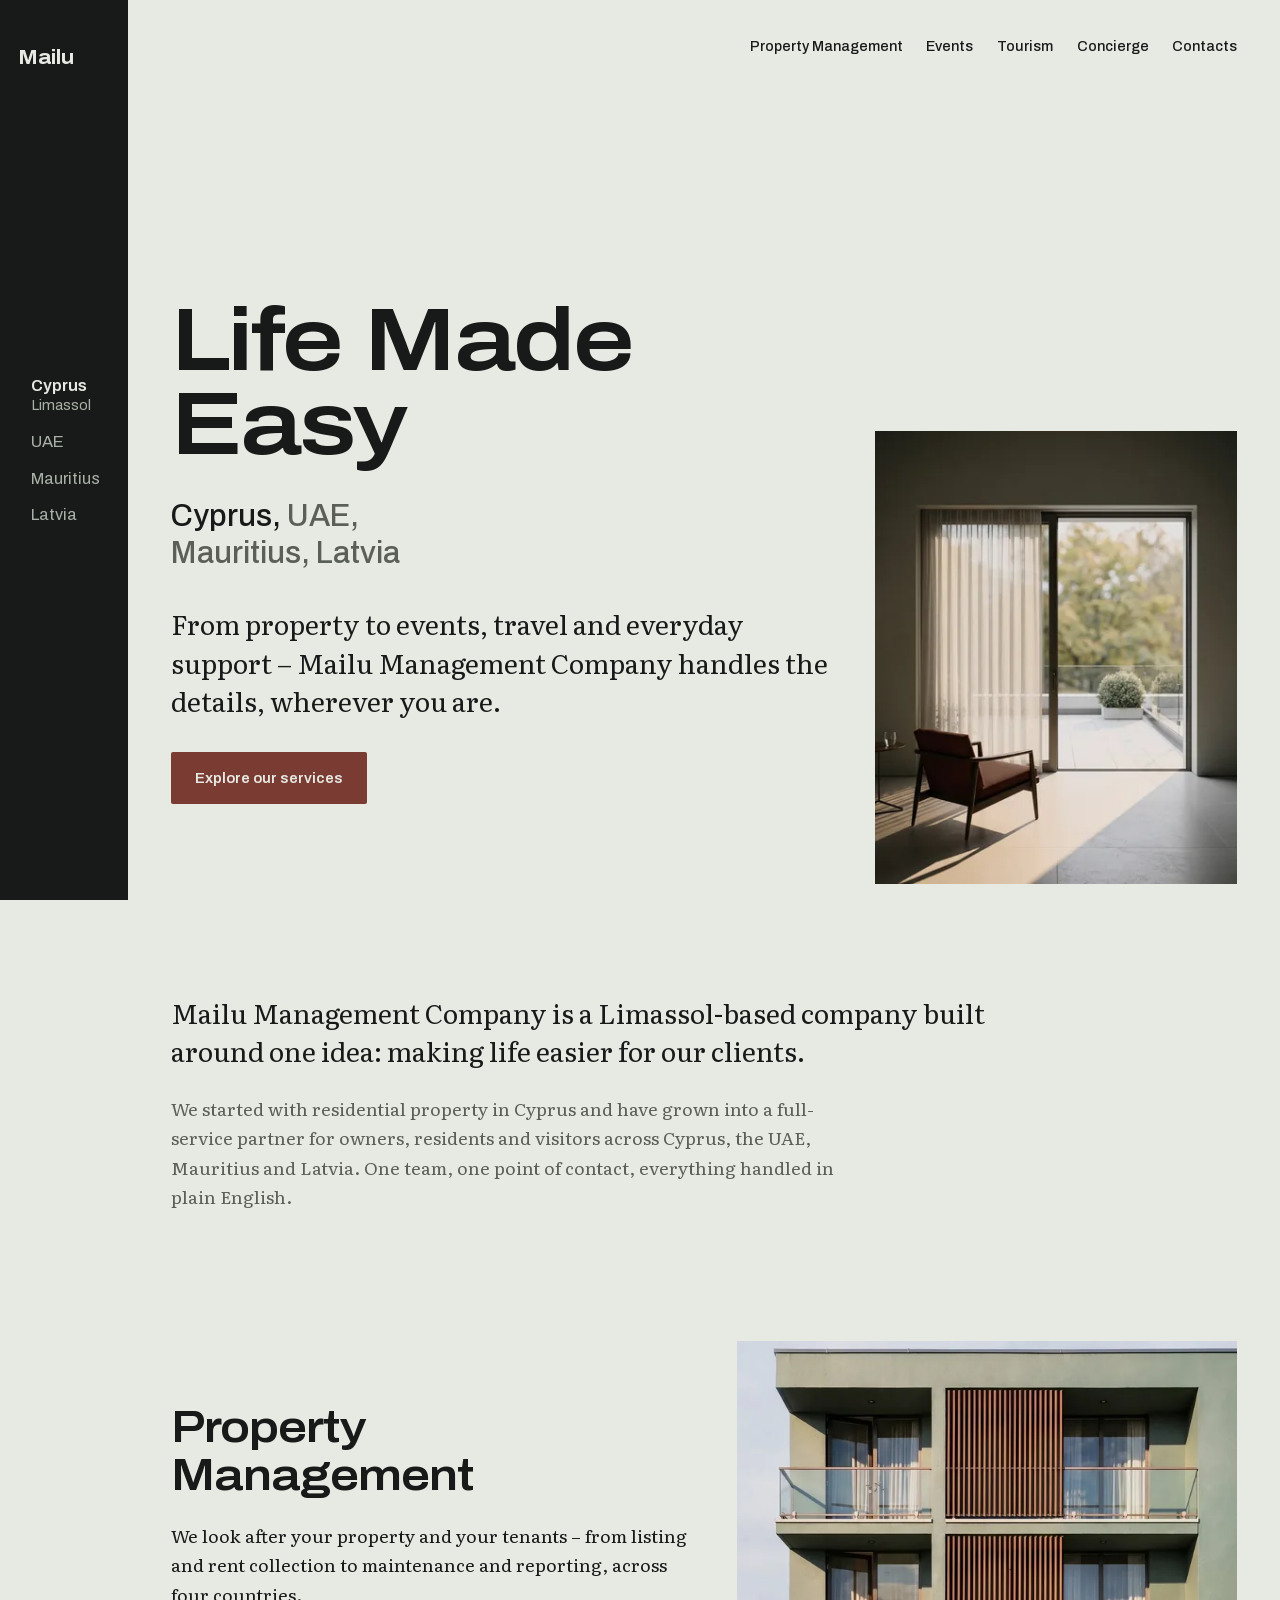
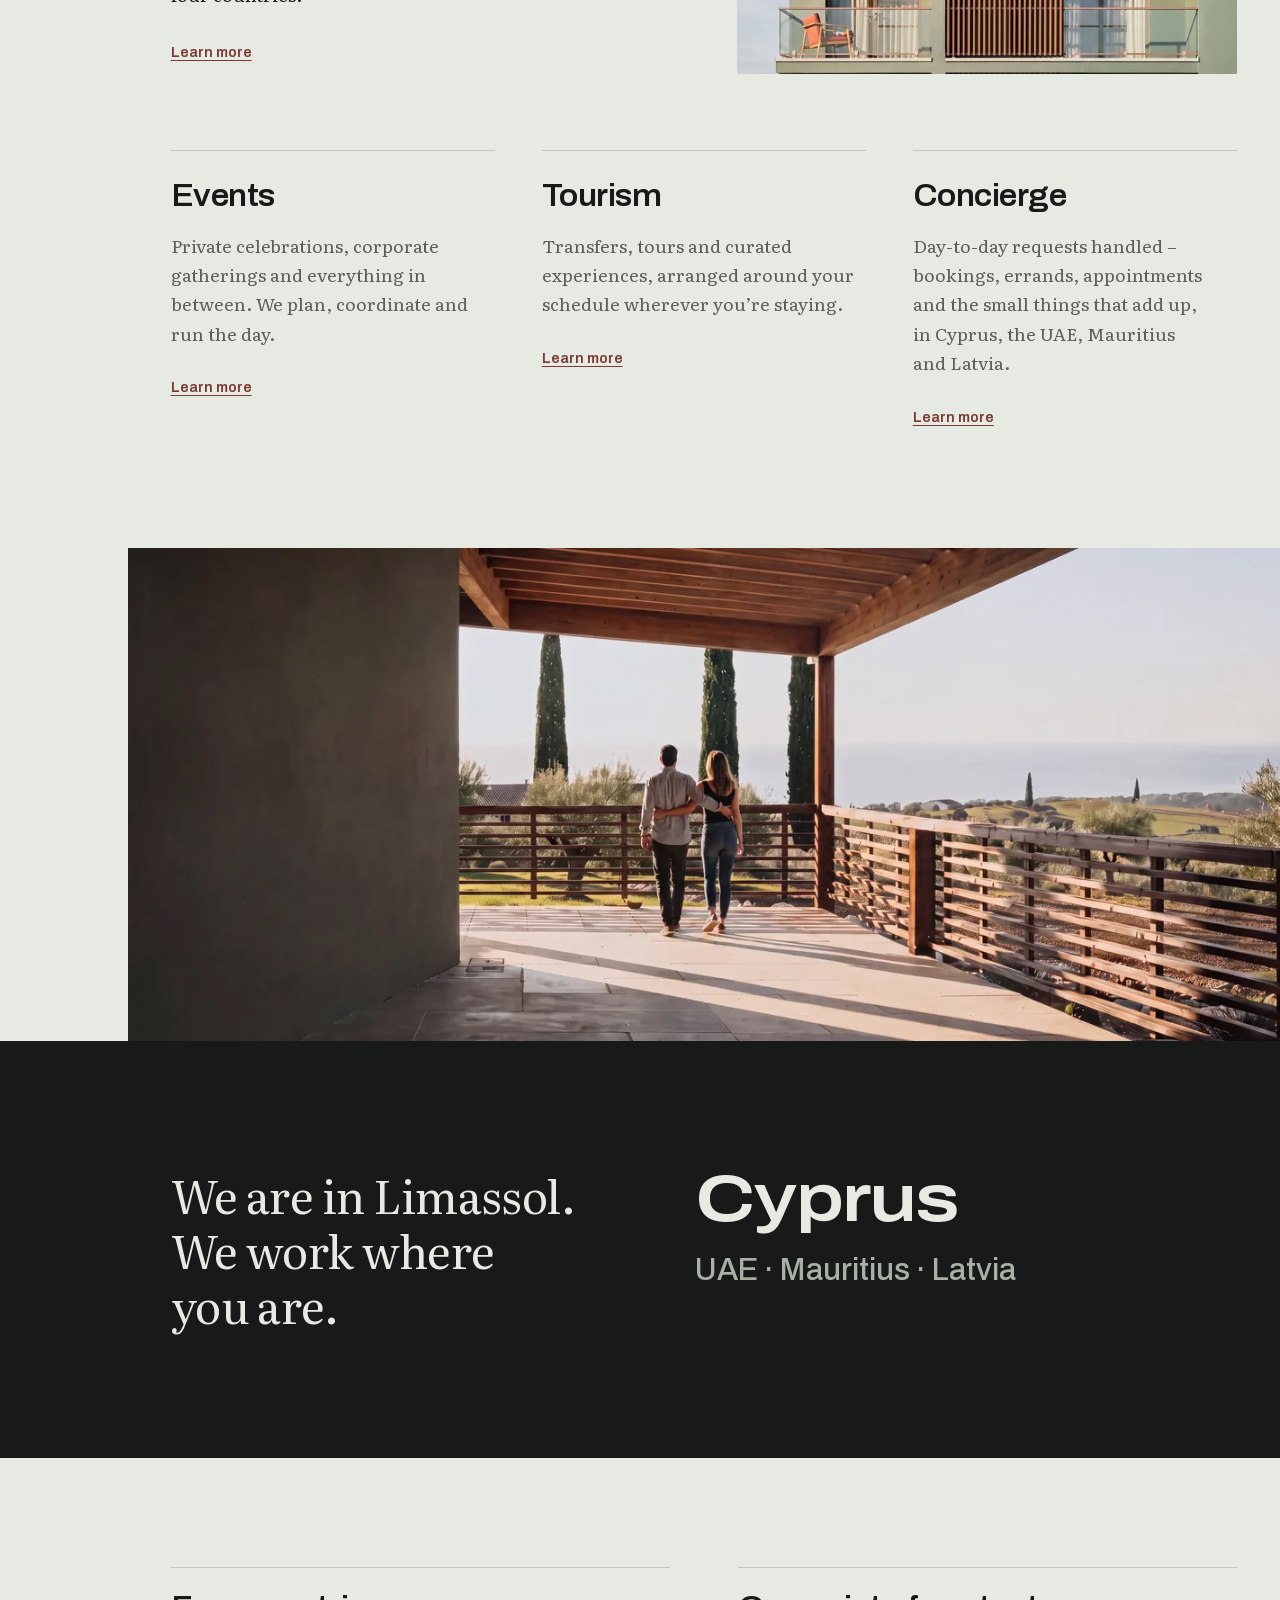
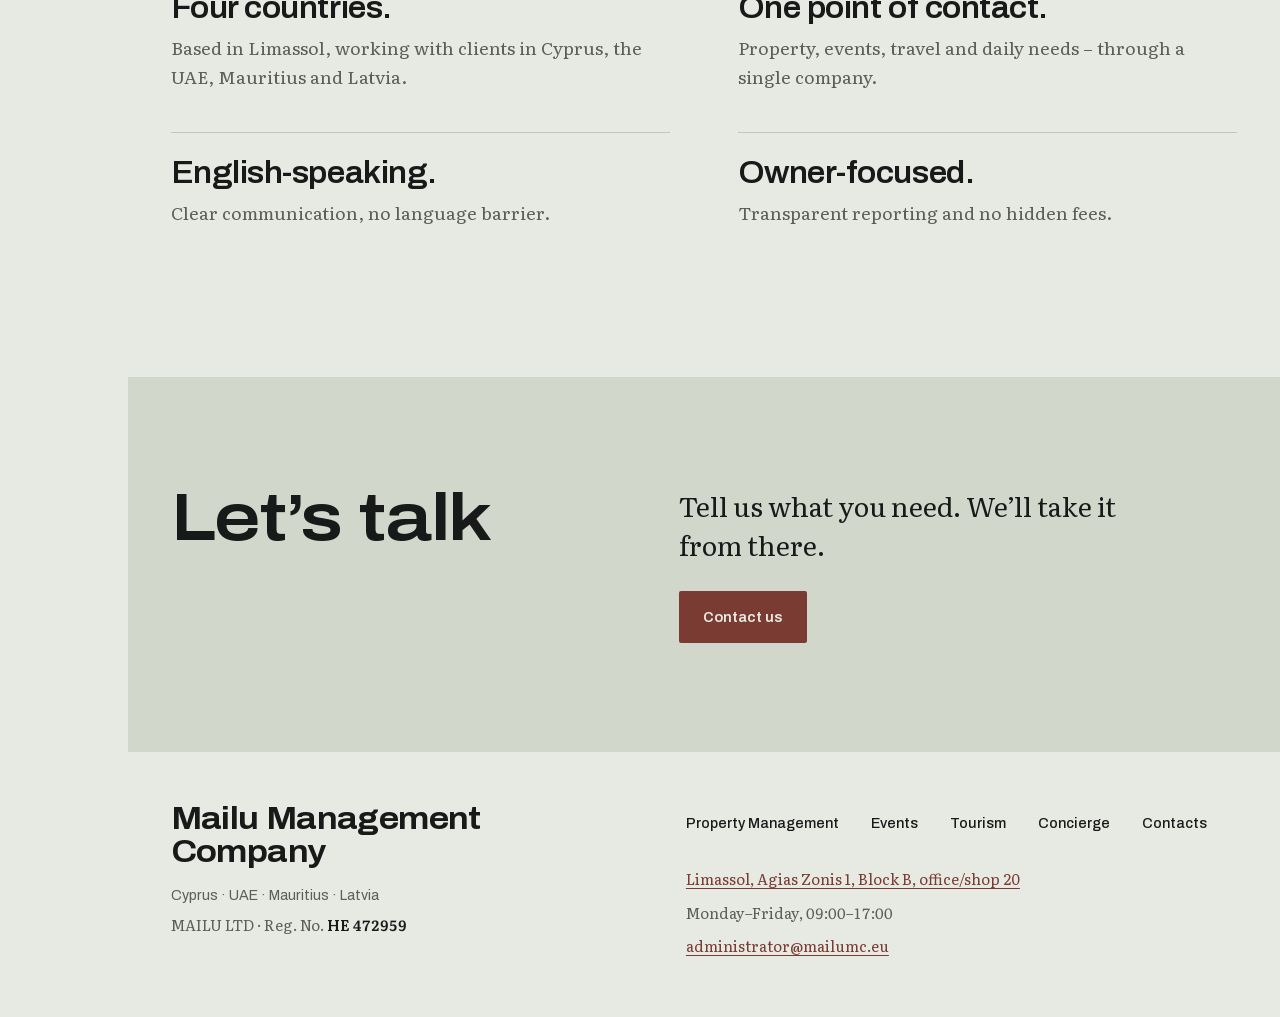
<file: index.html>
<!DOCTYPE html><!--YBMyzu_qZ03T_oK8B2Ocp--><html lang="en" class="__variable_afd4a3 __variable_526dcb"><head><meta charSet="utf-8"/><meta name="viewport" content="width=device-width, initial-scale=1"/><link rel="preload" href="/_next/static/media/a4f5b89dac3239e3-s.p.woff2" as="font" crossorigin="" type="font/woff2"/><link rel="preload" href="/_next/static/media/c214ffb7f5362987-s.p.woff2" as="font" crossorigin="" type="font/woff2"/><link rel="preload" as="image" imageSrcSet="/images/w/384/home-hero.webp 384w, /images/w/640/home-hero.webp 640w, /images/w/960/home-hero.webp 960w, /images/w/1280/home-hero.webp 1280w, /images/home-hero.webp 1920w, /images/home-hero.webp 2560w" imageSizes="(min-width: 1024px) calc((100vw - 128px) * 0.325), 100vw" fetchPriority="high"/><link rel="stylesheet" href="/_next/static/css/cbcf88c3d02b8939.css" data-precedence="next"/><link rel="preload" as="script" fetchPriority="low" href="/_next/static/chunks/webpack-4c0355c0fce75264.js"/><script src="/_next/static/chunks/4bd1b696-c023c6e3521b1417.js" async=""></script><script src="/_next/static/chunks/255-d999a7d6833d3983.js" async=""></script><script src="/_next/static/chunks/main-app-151fe4c6d230de30.js" async=""></script><script src="/_next/static/chunks/619-ba102abea3e3d0e4.js" async=""></script><script src="/_next/static/chunks/356-2d2ea6367bd21005.js" async=""></script><script src="/_next/static/chunks/app/page-fdc6acab14c906d0.js" async=""></script><script src="/_next/static/chunks/app/layout-4e3936aef20956c5.js" async=""></script><meta name="next-size-adjust" content=""/><title>Mailu MC | Property, Events, Travel &amp; Concierge in Cyprus</title><meta name="description" content="Management company serving Cyprus, the UAE, Mauritius and Latvia. Property management, event planning, travel and concierge for owners and residents."/><link rel="canonical" href="https://mailumc.eu/"/><meta property="og:title" content="Property, Events, Travel &amp; Concierge in Cyprus"/><meta property="og:description" content="Management company serving Cyprus, the UAE, Mauritius and Latvia. Property management, event planning, travel and concierge for owners and residents."/><meta property="og:site_name" content="Mailu MC"/><meta property="og:image" content="https://mailumc.eu/og.jpg"/><meta property="og:image:width" content="1200"/><meta property="og:image:height" content="630"/><meta property="og:type" content="website"/><meta name="twitter:card" content="summary_large_image"/><meta name="twitter:title" content="Property, Events, Travel &amp; Concierge in Cyprus"/><meta name="twitter:description" content="Management company serving Cyprus, the UAE, Mauritius and Latvia. Property management, event planning, travel and concierge for owners and residents."/><meta name="twitter:image" content="https://mailumc.eu/og.jpg"/><meta name="twitter:image:width" content="1200"/><meta name="twitter:image:height" content="630"/><link rel="icon" href="/icon.svg?781d108b3bc96f99" type="image/svg+xml" sizes="any"/><script src="/_next/static/chunks/polyfills-42372ed130431b0a.js" noModule=""></script></head><body><div hidden=""><!--$--><!--/$--></div><a class="ghost skip-link" href="#main">Skip to content</a><header class="bar gutter"><a class="wordmark bar-mark" href="/">Mailu</a><nav class="desk-nav" aria-label="Primary"><a class="nav-item" href="/property-management/">Property Management</a><a class="nav-item" href="/events/">Events</a><a class="nav-item" href="/tourism/">Tourism</a><a class="nav-item" href="/concierge/">Concierge</a><a class="nav-item" href="/contacts/">Contacts</a></nav><button type="button" class="ghost menu-toggle" aria-expanded="false" aria-controls="mailu-menu"><span class="menu-icon" aria-hidden="true"><span></span><span></span></span>Menu</button><div id="mailu-menu" class="menu gutter" role="dialog" aria-modal="true" aria-label="Menu" hidden=""><div class="menu-head"><span class="wordmark">Mailu</span><button type="button" class="ghost">Close</button></div><nav class="menu-nav" aria-label="Primary"><a class="menu-item marker t-heading-1" aria-current="page" href="/">Home</a><a class="menu-item t-heading-1" href="/property-management/">Property Management</a><a class="menu-item t-heading-1" href="/events/">Events</a><a class="menu-item t-heading-1" href="/tourism/">Tourism</a><a class="menu-item t-heading-1" href="/concierge/">Concierge</a><a class="menu-item t-heading-1" href="/contacts/">Contacts</a></nav><ul class="menu-juris t-nav" aria-label="Jurisdictions"><li data-current="">Cyprus</li><li>UAE</li><li>Mauritius</li><li>Latvia</li></ul></div></header><div aria-hidden="true" class="rail-sentinel"></div><noscript><style>[data-rail-state] [data-juris]{opacity:0;visibility:hidden}
[data-rail-state] [data-sections]{opacity:1;visibility:visible;transform:none}</style></noscript><div class="rail" data-dark="true" data-rail-state="jurisdictions"><a class="wordmark" href="/">Mailu</a><div class="rail-slot"><ul class="rail-block rail-state" data-juris="true" data-rise-rail="true" aria-label="Jurisdictions"><li class="rail-item" data-current=""><span>Cyprus<span class="rail-city">Limassol</span></span></li><li class="rail-item">UAE</li><li class="rail-item">Mauritius</li><li class="rail-item">Latvia</li></ul><nav class="rail-block rail-state rail-sections" data-sections="true" aria-label="Sections"><span class="rail-item marker" aria-current="page">Home</span><a class="rail-item" href="/property-management/">Property</a><a class="rail-item" href="/events/">Events</a><a class="rail-item" href="/tourism/">Tourism</a><a class="rail-item" href="/concierge/">Concierge</a><a class="rail-item" href="/contacts/">Contacts</a></nav></div></div><ul class="strip gutter t-nav" aria-label="Jurisdictions"><li data-current="">Cyprus</li><li>UAE</li><li>Mauritius</li><li>Latvia</li></ul><main id="main" tabindex="-1" data-rhythm="normal"><section class="hero gutter" data-hero-size="full"><div class="hero-text" data-rise="true"><h1 class="t-display-1">Life Made Easy</h1><p class="t-lead hero-juris">Cyprus,<!-- --> <span class="hero-juris-reach">UAE, Mauritius, Latvia</span></p><p class="t-body-large hero-promise">From property to events, travel and everyday support – Mailu Management Company handles the details, wherever you are.</p><a class="btn" href="#services">Explore our services</a></div><div class="hero-media"><img alt="A room in shadow with its terrace door slid open. An armchair faces the light, and a glass stands on the side table beside it." fetchPriority="high" width="1600" height="2000" decoding="async" data-nimg="1" class="frame" style="color:transparent;aspect-ratio:1600 / 2000;background-size:cover;background-position:50% 50%;background-repeat:no-repeat;background-image:url(&quot;data:image/svg+xml;charset=utf-8,%3Csvg xmlns=&#x27;http://www.w3.org/2000/svg&#x27; viewBox=&#x27;0 0 1600 2000&#x27;%3E%3Cfilter id=&#x27;b&#x27; color-interpolation-filters=&#x27;sRGB&#x27;%3E%3CfeGaussianBlur stdDeviation=&#x27;20&#x27;/%3E%3CfeColorMatrix values=&#x27;1 0 0 0 0 0 1 0 0 0 0 0 1 0 0 0 0 0 100 -1&#x27; result=&#x27;s&#x27;/%3E%3CfeFlood x=&#x27;0&#x27; y=&#x27;0&#x27; width=&#x27;100%25&#x27; height=&#x27;100%25&#x27;/%3E%3CfeComposite operator=&#x27;out&#x27; in=&#x27;s&#x27;/%3E%3CfeComposite in2=&#x27;SourceGraphic&#x27;/%3E%3CfeGaussianBlur stdDeviation=&#x27;20&#x27;/%3E%3C/filter%3E%3Cimage width=&#x27;100%25&#x27; height=&#x27;100%25&#x27; x=&#x27;0&#x27; y=&#x27;0&#x27; preserveAspectRatio=&#x27;none&#x27; style=&#x27;filter: url(%23b);&#x27; href=&#x27;[data-uri]&#x27;/%3E%3C/svg%3E&quot;)" sizes="(min-width: 1024px) calc((100vw - 128px) * 0.325), 100vw" srcSet="/images/w/384/home-hero.webp 384w, /images/w/640/home-hero.webp 640w, /images/w/960/home-hero.webp 960w, /images/w/1280/home-hero.webp 1280w, /images/home-hero.webp 1920w, /images/home-hero.webp 2560w" src="/images/home-hero.webp"/></div></section><section class="intro gutter"><h2 class="sr-only">Introduction</h2><p class="t-body-large intro-opener">Mailu Management Company is a Limassol-based company built around one idea: making life easier for our clients.</p><p class="t-body intro-detail">We started with residential property in Cyprus and have grown into a full-service partner for owners, residents and visitors across Cyprus, the UAE, Mauritius and Latvia. One team, one point of contact, everything handled in plain English.</p></section><section id="services" class="services"><h2 class="sr-only">Services</h2><div class="svc-flagship gutter"><div class="svc-flagship-text"><h3 class="t-heading-1">Property Management</h3><p class="t-body">We look after your property and your tenants – from listing and rent collection to maintenance and reporting, across four countries.</p><a class="link" href="/property-management/">Learn more<span class="sr-only"> about <!-- -->Property Management</span></a></div><div class="svc-flagship-media"><img alt="A contemporary apartment building seen head on. Two floors of balconies behind glass railings, with timber screens between them." loading="lazy" width="1600" height="1066" decoding="async" data-nimg="1" class="frame" style="color:transparent;aspect-ratio:1600 / 1066;background-size:cover;background-position:50% 50%;background-repeat:no-repeat;background-image:url(&quot;data:image/svg+xml;charset=utf-8,%3Csvg xmlns=&#x27;http://www.w3.org/2000/svg&#x27; viewBox=&#x27;0 0 1600 1066&#x27;%3E%3Cfilter id=&#x27;b&#x27; color-interpolation-filters=&#x27;sRGB&#x27;%3E%3CfeGaussianBlur stdDeviation=&#x27;20&#x27;/%3E%3CfeColorMatrix values=&#x27;1 0 0 0 0 0 1 0 0 0 0 0 1 0 0 0 0 0 100 -1&#x27; result=&#x27;s&#x27;/%3E%3CfeFlood x=&#x27;0&#x27; y=&#x27;0&#x27; width=&#x27;100%25&#x27; height=&#x27;100%25&#x27;/%3E%3CfeComposite operator=&#x27;out&#x27; in=&#x27;s&#x27;/%3E%3CfeComposite in2=&#x27;SourceGraphic&#x27;/%3E%3CfeGaussianBlur stdDeviation=&#x27;20&#x27;/%3E%3C/filter%3E%3Cimage width=&#x27;100%25&#x27; height=&#x27;100%25&#x27; x=&#x27;0&#x27; y=&#x27;0&#x27; preserveAspectRatio=&#x27;none&#x27; style=&#x27;filter: url(%23b);&#x27; href=&#x27;[data-uri]&#x27;/%3E%3C/svg%3E&quot;)" sizes="(min-width: 1024px) calc((100vw - 128px) * 0.455), 100vw" srcSet="/images/w/384/home-facade.webp 384w, /images/w/640/home-facade.webp 640w, /images/w/960/home-facade.webp 960w, /images/w/1280/home-facade.webp 1280w, /images/home-facade.webp 1920w, /images/home-facade.webp 2560w" src="/images/home-facade.webp"/></div></div><div class="svc-rest gutter"><div class="svc-card"><h3 class="t-heading-2">Events</h3><p class="t-body svc-card-text">Private celebrations, corporate gatherings and everything in between. We plan, coordinate and run the day.</p><a class="link" href="/events/">Learn more<span class="sr-only"> about <!-- -->Events</span></a></div><div class="svc-card"><h3 class="t-heading-2">Tourism</h3><p class="t-body svc-card-text">Transfers, tours and curated experiences, arranged around your schedule wherever you’re staying.</p><a class="link" href="/tourism/">Learn more<span class="sr-only"> about <!-- -->Tourism</span></a></div><div class="svc-card"><h3 class="t-heading-2">Concierge</h3><p class="t-body svc-card-text">Day-to-day requests handled – bookings, errands, appointments and the small things that add up, in Cyprus, the UAE, Mauritius and Latvia.</p><a class="link" href="/concierge/">Learn more<span class="sr-only"> about <!-- -->Concierge</span></a></div></div></section><img alt="Two people walking away along a covered terrace. A slatted timber railing, cypresses and olive groves beyond it, and the sea in the far distance." loading="lazy" width="2560" height="1097" decoding="async" data-nimg="1" class="frame" style="color:transparent;aspect-ratio:2560 / 1097;background-size:cover;background-position:50% 50%;background-repeat:no-repeat;background-image:url(&quot;data:image/svg+xml;charset=utf-8,%3Csvg xmlns=&#x27;http://www.w3.org/2000/svg&#x27; viewBox=&#x27;0 0 2560 1097&#x27;%3E%3Cfilter id=&#x27;b&#x27; color-interpolation-filters=&#x27;sRGB&#x27;%3E%3CfeGaussianBlur stdDeviation=&#x27;20&#x27;/%3E%3CfeColorMatrix values=&#x27;1 0 0 0 0 0 1 0 0 0 0 0 1 0 0 0 0 0 100 -1&#x27; result=&#x27;s&#x27;/%3E%3CfeFlood x=&#x27;0&#x27; y=&#x27;0&#x27; width=&#x27;100%25&#x27; height=&#x27;100%25&#x27;/%3E%3CfeComposite operator=&#x27;out&#x27; in=&#x27;s&#x27;/%3E%3CfeComposite in2=&#x27;SourceGraphic&#x27;/%3E%3CfeGaussianBlur stdDeviation=&#x27;20&#x27;/%3E%3C/filter%3E%3Cimage width=&#x27;100%25&#x27; height=&#x27;100%25&#x27; x=&#x27;0&#x27; y=&#x27;0&#x27; preserveAspectRatio=&#x27;none&#x27; style=&#x27;filter: url(%23b);&#x27; href=&#x27;[data-uri]&#x27;/%3E%3C/svg%3E&quot;)" sizes="(min-width: 1024px) calc(100vw - 128px), 100vw" srcSet="/images/w/384/home-pause.webp 384w, /images/w/640/home-pause.webp 640w, /images/w/960/home-pause.webp 960w, /images/w/1280/home-pause.webp 1280w, /images/w/1920/home-pause.webp 1920w, /images/home-pause.webp 2560w" src="/images/home-pause.webp"/><section class="dark-band bleed-rail gutter" data-dark="true"><h2 class="sr-only">Where we are</h2><div class="geo"><p class="geo-statement">We are in Limassol. We work where you are.</p><div class="geo-names"><p class="t-display-2 wdth-122 geo-base">Cyprus</p><p class="t-lead geo-reach">UAE · Mauritius · Latvia</p></div></div></section><section class="why gutter"><h2 class="sr-only">Why Mailu</h2><dl class="why-list"><div class="why-entry"><dt class="t-heading-2">Four countries.</dt><dd class="t-body">Based in Limassol, working with clients in Cyprus, the UAE, Mauritius and Latvia.</dd></div><div class="why-entry"><dt class="t-heading-2">One point of contact.</dt><dd class="t-body">Property, events, travel and daily needs – through a single company.</dd></div><div class="why-entry"><dt class="t-heading-2">English-speaking.</dt><dd class="t-body">Clear communication, no language barrier.</dd></div><div class="why-entry"><dt class="t-heading-2">Owner-focused.</dt><dd class="t-body">Transparent reporting and no hidden fees.</dd></div></dl></section><section class="cta-band gutter"><h2 class="t-display-2 wdth-118">Let’s talk</h2><div class="cta-body"><p class="t-body-large">Tell us what you need. We’ll take it from there.</p><a class="btn" href="/contacts/">Contact us</a></div></section></main><!--$--><!--/$--><footer class="footer gutter"><h2 class="sr-only">Contact</h2><div class="footer-grid"><div><p class="wordmark-full">Mailu Management Company</p><p class="t-nav footer-reach">Cyprus · UAE · Mauritius · Latvia</p><p class="t-small footer-legal tabular">MAILU LTD<!-- --> · Reg. No.<!-- --> <span class="footer-reg">HE 472959</span></p></div><div><nav class="footer-nav" aria-label="Footer"><a class="nav-item" href="/property-management/">Property Management</a><a class="nav-item" href="/events/">Events</a><a class="nav-item" href="/tourism/">Tourism</a><a class="nav-item" href="/concierge/">Concierge</a><a class="nav-item" href="/contacts/">Contacts</a></nav><p class="t-small footer-detail"><a href="https://www.google.com/maps/search/?api=1&amp;query=Limassol%2C%20Agias%20Zonis%201%2C%20Block%20B%2C%20office%2Fshop%2020">Limassol, Agias Zonis 1, Block B, office/shop 20</a></p><p class="t-small footer-detail tabular">Monday–Friday, 09:00–17:00</p><p class="t-small footer-detail"><a href="mailto:administrator@mailumc.eu">administrator@mailumc.eu</a></p></div></div></footer><script src="/_next/static/chunks/webpack-4c0355c0fce75264.js" id="_R_" async=""></script><script>(self.__next_f=self.__next_f||[]).push([0])</script><script>self.__next_f.push([1,"1:\"$Sreact.fragment\"\n2:I[2619,[\"619\",\"static/chunks/619-ba102abea3e3d0e4.js\",\"356\",\"static/chunks/356-2d2ea6367bd21005.js\",\"974\",\"static/chunks/app/page-fdc6acab14c906d0.js\"],\"\"]\n3:I[5615,[\"619\",\"static/chunks/619-ba102abea3e3d0e4.js\",\"177\",\"static/chunks/app/layout-4e3936aef20956c5.js\"],\"default\"]\n4:I[8635,[\"619\",\"static/chunks/619-ba102abea3e3d0e4.js\",\"177\",\"static/chunks/app/layout-4e3936aef20956c5.js\"],\"default\"]\n5:I[9766,[],\"\"]\n6:I[8924,[],\"\"]\n7:I[2822,[\"619\",\"static/chunks/619-ba102abea3e3d0e4.js\",\"177\",\"static/chunks/app/layout-4e3936aef20956c5.js\"],\"default\"]\n8:I[1356,[\"619\",\"static/chunks/619-ba102abea3e3d0e4.js\",\"356\",\"static/chunks/356-2d2ea6367bd21005.js\",\"974\",\"static/chunks/app/page-fdc6acab14c906d0.js\"],\"Image\"]\n10:I[7150,[],\"\"]\n:HL[\"/_next/static/media/a4f5b89dac3239e3-s.p.woff2\",\"font\",{\"crossOrigin\":\"\",\"type\":\"font/woff2\"}]\n:HL[\"/_next/static/media/c214ffb7f5362987-s.p.woff2\",\"font\",{\"crossOrigin\":\"\",\"type\":\"font/woff2\"}]\n:HL[\"/_next/static/css/cbcf88c3d02b8939.css\",\"style\"]\n"])</script><script>self.__next_f.push([1,"0:{\"P\":null,\"b\":\"YBMyzu-qZ03T-oK8B2Ocp\",\"p\":\"\",\"c\":[\"\",\"\"],\"i\":false,\"f\":[[[\"\",{\"children\":[\"__PAGE__\",{}]},\"$undefined\",\"$undefined\",true],[\"\",[\"$\",\"$1\",\"c\",{\"children\":[[[\"$\",\"link\",\"0\",{\"rel\":\"stylesheet\",\"href\":\"/_next/static/css/cbcf88c3d02b8939.css\",\"precedence\":\"next\",\"crossOrigin\":\"$undefined\",\"nonce\":\"$undefined\"}]],[\"$\",\"html\",null,{\"lang\":\"en\",\"className\":\"__variable_afd4a3 __variable_526dcb\",\"children\":[\"$\",\"body\",null,{\"children\":[[\"$\",\"a\",null,{\"className\":\"ghost skip-link\",\"href\":\"#main\",\"children\":\"Skip to content\"}],[\"$\",\"header\",null,{\"className\":\"bar gutter\",\"children\":[[\"$\",\"$L2\",null,{\"className\":\"wordmark bar-mark\",\"href\":\"/\",\"children\":\"Mailu\"}],[\"$\",\"nav\",null,{\"className\":\"desk-nav\",\"aria-label\":\"Primary\",\"children\":[[\"$\",\"$L2\",\"property-management\",{\"className\":\"nav-item\",\"href\":\"/property-management/\",\"children\":\"Property Management\"}],[\"$\",\"$L2\",\"events\",{\"className\":\"nav-item\",\"href\":\"/events/\",\"children\":\"Events\"}],[\"$\",\"$L2\",\"tourism\",{\"className\":\"nav-item\",\"href\":\"/tourism/\",\"children\":\"Tourism\"}],[\"$\",\"$L2\",\"concierge\",{\"className\":\"nav-item\",\"href\":\"/concierge/\",\"children\":\"Concierge\"}],[\"$\",\"$L2\",\"contacts\",{\"className\":\"nav-item\",\"href\":\"/contacts/\",\"children\":\"Contacts\"}]]}],[\"$\",\"$L3\",null,{}]]}],[\"$\",\"$L4\",null,{}],[\"$\",\"$L5\",null,{\"parallelRouterKey\":\"children\",\"error\":\"$undefined\",\"errorStyles\":\"$undefined\",\"errorScripts\":\"$undefined\",\"template\":[\"$\",\"$L6\",null,{}],\"templateStyles\":\"$undefined\",\"templateScripts\":\"$undefined\",\"notFound\":[[[\"$\",\"title\",null,{\"children\":\"404: This page could not be found.\"}],[\"$\",\"div\",null,{\"style\":{\"fontFamily\":\"system-ui,\\\"Segoe UI\\\",Roboto,Helvetica,Arial,sans-serif,\\\"Apple Color Emoji\\\",\\\"Segoe UI Emoji\\\"\",\"height\":\"100vh\",\"textAlign\":\"center\",\"display\":\"flex\",\"flexDirection\":\"column\",\"alignItems\":\"center\",\"justifyContent\":\"center\"},\"children\":[\"$\",\"div\",null,{\"children\":[[\"$\",\"style\",null,{\"dangerouslySetInnerHTML\":{\"__html\":\"body{color:#000;background:#fff;margin:0}.next-error-h1{border-right:1px solid rgba(0,0,0,.3)}@media (prefers-color-scheme:dark){body{color:#fff;background:#000}.next-error-h1{border-right:1px solid rgba(255,255,255,.3)}}\"}}],[\"$\",\"h1\",null,{\"className\":\"next-error-h1\",\"style\":{\"display\":\"inline-block\",\"margin\":\"0 20px 0 0\",\"padding\":\"0 23px 0 0\",\"fontSize\":24,\"fontWeight\":500,\"verticalAlign\":\"top\",\"lineHeight\":\"49px\"},\"children\":404}],[\"$\",\"div\",null,{\"style\":{\"display\":\"inline-block\"},\"children\":[\"$\",\"h2\",null,{\"style\":{\"fontSize\":14,\"fontWeight\":400,\"lineHeight\":\"49px\",\"margin\":0},\"children\":\"This page could not be found.\"}]}]]}]}]],[]],\"forbidden\":\"$undefined\",\"unauthorized\":\"$undefined\"}],[\"$\",\"$L7\",null,{}]]}]}]]}],{\"children\":[\"__PAGE__\",[\"$\",\"$1\",\"c\",{\"children\":[[\"$\",\"main\",null,{\"id\":\"main\",\"tabIndex\":-1,\"data-rhythm\":\"normal\",\"children\":[[\"$\",\"section\",null,{\"className\":\"hero gutter\",\"data-hero-size\":\"full\",\"children\":[[\"$\",\"div\",null,{\"className\":\"hero-text\",\"data-rise\":true,\"children\":[[\"$\",\"h1\",null,{\"className\":\"t-display-1\",\"children\":\"Life Made Easy\"}],[\"$\",\"p\",null,{\"className\":\"t-lead hero-juris\",\"children\":[\"Cyprus,\",\" \",[\"$\",\"span\",null,{\"className\":\"hero-juris-reach\",\"children\":\"UAE, Mauritius, Latvia\"}]]}],[\"$\",\"p\",null,{\"className\":\"t-body-large hero-promise\",\"children\":\"From property to events, travel and everyday support – Mailu Management Company handles the details, wherever you are.\"}],[\"$\",\"$L2\",null,{\"className\":\"btn\",\"href\":\"#services\",\"children\":\"Explore our services\"}]]}],[\"$\",\"div\",null,{\"className\":\"hero-media\",\"children\":[\"$\",\"$L8\",null,{\"className\":\"frame\",\"src\":\"/images/home-hero.webp\",\"width\":1600,\"height\":2000,\"alt\":\"A room in shadow with its terrace door slid open. An armchair faces the light, and a glass stands on the side table beside it.\",\"style\":{\"aspectRatio\":\"1600 / 2000\"},\"sizes\":\"(min-width: 1024px) calc((100vw - 128px) * 0.325), 100vw\",\"placeholder\":\"blur\",\"blurDataURL\":\"[data-uri]\",\"priority\":true,\"fetchPriority\":\"high\"}]}]]}],[\"$\",\"section\",null,{\"className\":\"intro gutter\",\"children\":[[\"$\",\"h2\",null,{\"className\":\"sr-only\",\"children\":\"Introduction\"}],[\"$\",\"p\",null,{\"className\":\"t-body-large intro-opener\",\"children\":\"Mailu Management Company is a Limassol-based company built around one idea: making life easier for our clients.\"}],[\"$\",\"p\",null,{\"className\":\"t-body intro-detail\",\"children\":\"We started with residential property in Cyprus and have grown into a full-service partner for owners, residents and visitors across Cyprus, the UAE, Mauritius and Latvia. One team, one point of contact, everything handled in plain English.\"}]]}],\"$L9\",\"$La\",\"$Lb\",\"$Lc\",\"$Ld\"]}],null,\"$Le\"]}],{},null,false]},null,false],\"$Lf\",false]],\"m\":\"$undefined\",\"G\":[\"$10\",[]],\"s\":false,\"S\":true}\n"])</script><script>self.__next_f.push([1,"11:I[4431,[],\"OutletBoundary\"]\n13:I[5278,[],\"AsyncMetadataOutlet\"]\n15:I[4431,[],\"ViewportBoundary\"]\n17:I[4431,[],\"MetadataBoundary\"]\n18:\"$Sreact.suspense\"\n"])</script><script>self.__next_f.push([1,"9:[\"$\",\"section\",null,{\"id\":\"services\",\"className\":\"services\",\"children\":[[\"$\",\"h2\",null,{\"className\":\"sr-only\",\"children\":\"Services\"}],[\"$\",\"div\",null,{\"className\":\"svc-flagship gutter\",\"children\":[[\"$\",\"div\",null,{\"className\":\"svc-flagship-text\",\"children\":[[\"$\",\"h3\",null,{\"className\":\"t-heading-1\",\"children\":\"Property Management\"}],[\"$\",\"p\",null,{\"className\":\"t-body\",\"children\":\"We look after your property and your tenants – from listing and rent collection to maintenance and reporting, across four countries.\"}],[\"$\",\"$L2\",null,{\"className\":\"link\",\"href\":\"/property-management/\",\"children\":[\"Learn more\",[\"$\",\"span\",null,{\"className\":\"sr-only\",\"children\":[\" about \",\"Property Management\"]}]]}]]}],[\"$\",\"div\",null,{\"className\":\"svc-flagship-media\",\"children\":[\"$\",\"$L8\",null,{\"className\":\"frame\",\"src\":\"/images/home-facade.webp\",\"width\":1600,\"height\":1066,\"alt\":\"A contemporary apartment building seen head on. Two floors of balconies behind glass railings, with timber screens between them.\",\"style\":{\"aspectRatio\":\"1600 / 1066\"},\"sizes\":\"(min-width: 1024px) calc((100vw - 128px) * 0.455), 100vw\",\"placeholder\":\"blur\",\"blurDataURL\":\"[data-uri]\",\"priority\":\"$undefined\",\"fetchPriority\":\"$undefined\"}]}]]}],[\"$\",\"div\",null,{\"className\":\"svc-rest gutter\",\"children\":[[\"$\",\"div\",\"events\",{\"className\":\"svc-card\",\"children\":[[\"$\",\"h3\",null,{\"className\":\"t-heading-2\",\"children\":\"Events\"}],[\"$\",\"p\",null,{\"className\":\"t-body svc-card-text\",\"children\":\"Private celebrations, corporate gatherings and everything in between. We plan, coordinate and run the day.\"}],[\"$\",\"$L2\",null,{\"className\":\"link\",\"href\":\"/events/\",\"children\":[\"Learn more\",[\"$\",\"span\",null,{\"className\":\"sr-only\",\"children\":[\" about \",\"Events\"]}]]}]]}],[\"$\",\"div\",\"tourism\",{\"className\":\"svc-card\",\"children\":[[\"$\",\"h3\",null,{\"className\":\"t-heading-2\",\"children\":\"Tourism\"}],[\"$\",\"p\",null,{\"className\":\"t-body svc-card-text\",\"children\":\"Transfers, tours and curated experiences, arranged around your schedule wherever you’re staying.\"}],[\"$\",\"$L2\",null,{\"className\":\"link\",\"href\":\"/tourism/\",\"children\":[\"Learn more\",[\"$\",\"span\",null,{\"className\":\"sr-only\",\"children\":[\" about \",\"Tourism\"]}]]}]]}],[\"$\",\"div\",\"concierge\",{\"className\":\"svc-card\",\"children\":[[\"$\",\"h3\",null,{\"className\":\"t-heading-2\",\"children\":\"Concierge\"}],[\"$\",\"p\",null,{\"className\":\"t-body svc-card-text\",\"children\":\"Day-to-day requests handled – bookings, errands, appointments and the small things that add up, in Cyprus, the UAE, Mauritius and Latvia.\"}],[\"$\",\"$L2\",null,{\"className\":\"link\",\"href\":\"/concierge/\",\"children\":[\"Learn more\",[\"$\",\"span\",null,{\"className\":\"sr-only\",\"children\":[\" about \",\"Concierge\"]}]]}]]}]]}]]}]\n"])</script><script>self.__next_f.push([1,"a:[\"$\",\"$L8\",null,{\"className\":\"frame\",\"src\":\"/images/home-pause.webp\",\"width\":2560,\"height\":1097,\"alt\":\"Two people walking away along a covered terrace. A slatted timber railing, cypresses and olive groves beyond it, and the sea in the far distance.\",\"style\":{\"aspectRatio\":\"2560 / 1097\"},\"sizes\":\"(min-width: 1024px) calc(100vw - 128px), 100vw\",\"placeholder\":\"blur\",\"blurDataURL\":\"[data-uri]\",\"priority\":\"$undefined\",\"fetchPriority\":\"$undefined\"}]\nb:[\"$\",\"section\",null,{\"className\":\"dark-band bleed-rail gutter\",\"data-dark\":true,\"children\":[[\"$\",\"h2\",null,{\"className\":\"sr-only\",\"children\":\"Where we are\"}],[\"$\",\"div\",null,{\"className\":\"geo\",\"children\":[[\"$\",\"p\",null,{\"className\":\"geo-statement\",\"children\":\"We are in Limassol. We work where you are.\"}],[\"$\",\"div\",null,{\"className\":\"geo-names\",\"children\":[[\"$\",\"p\",null,{\"className\":\"t-display-2 wdth-122 geo-base\",\"children\":\"Cyprus\"}],[\"$\",\"p\",null,{\"className\":\"t-lead geo-reach\",\"children\":\"UAE · Mauritius · Latvia\"}]]}]]}]]}]\n"])</script><script>self.__next_f.push([1,"c:[\"$\",\"section\",null,{\"className\":\"why gutter\",\"children\":[[\"$\",\"h2\",null,{\"className\":\"sr-only\",\"children\":\"Why Mailu\"}],[\"$\",\"dl\",null,{\"className\":\"why-list\",\"children\":[[\"$\",\"div\",\"Four countries.\",{\"className\":\"why-entry\",\"children\":[[\"$\",\"dt\",null,{\"className\":\"t-heading-2\",\"children\":\"Four countries.\"}],[\"$\",\"dd\",null,{\"className\":\"t-body\",\"children\":\"Based in Limassol, working with clients in Cyprus, the UAE, Mauritius and Latvia.\"}]]}],[\"$\",\"div\",\"One point of contact.\",{\"className\":\"why-entry\",\"children\":[[\"$\",\"dt\",null,{\"className\":\"t-heading-2\",\"children\":\"One point of contact.\"}],[\"$\",\"dd\",null,{\"className\":\"t-body\",\"children\":\"Property, events, travel and daily needs – through a single company.\"}]]}],[\"$\",\"div\",\"English-speaking.\",{\"className\":\"why-entry\",\"children\":[[\"$\",\"dt\",null,{\"className\":\"t-heading-2\",\"children\":\"English-speaking.\"}],[\"$\",\"dd\",null,{\"className\":\"t-body\",\"children\":\"Clear communication, no language barrier.\"}]]}],[\"$\",\"div\",\"Owner-focused.\",{\"className\":\"why-entry\",\"children\":[[\"$\",\"dt\",null,{\"className\":\"t-heading-2\",\"children\":\"Owner-focused.\"}],[\"$\",\"dd\",null,{\"className\":\"t-body\",\"children\":\"Transparent reporting and no hidden fees.\"}]]}]]}]]}]\n"])</script><script>self.__next_f.push([1,"d:[\"$\",\"section\",null,{\"className\":\"cta-band gutter\",\"children\":[[\"$\",\"h2\",null,{\"className\":\"t-display-2 wdth-118\",\"children\":\"Let’s talk\"}],[\"$\",\"div\",null,{\"className\":\"cta-body\",\"children\":[[\"$\",\"p\",null,{\"className\":\"t-body-large\",\"children\":\"Tell us what you need. We’ll take it from there.\"}],[\"$\",\"$L2\",null,{\"className\":\"btn\",\"href\":\"/contacts/\",\"children\":\"Contact us\"}]]}]]}]\ne:[\"$\",\"$L11\",null,{\"children\":[\"$L12\",[\"$\",\"$L13\",null,{\"promise\":\"$@14\"}]]}]\nf:[\"$\",\"$1\",\"h\",{\"children\":[null,[[\"$\",\"$L15\",null,{\"children\":\"$L16\"}],[\"$\",\"meta\",null,{\"name\":\"next-size-adjust\",\"content\":\"\"}]],[\"$\",\"$L17\",null,{\"children\":[\"$\",\"div\",null,{\"hidden\":true,\"children\":[\"$\",\"$18\",null,{\"fallback\":null,\"children\":\"$L19\"}]}]}]]}]\n"])</script><script>self.__next_f.push([1,"16:[[\"$\",\"meta\",\"0\",{\"charSet\":\"utf-8\"}],[\"$\",\"meta\",\"1\",{\"name\":\"viewport\",\"content\":\"width=device-width, initial-scale=1\"}]]\n12:null\n"])</script><script>self.__next_f.push([1,"1a:I[622,[],\"IconMark\"]\n"])</script><script>self.__next_f.push([1,"14:{\"metadata\":[[\"$\",\"title\",\"0\",{\"children\":\"Mailu MC | Property, Events, Travel \u0026 Concierge in Cyprus\"}],[\"$\",\"meta\",\"1\",{\"name\":\"description\",\"content\":\"Management company serving Cyprus, the UAE, Mauritius and Latvia. Property management, event planning, travel and concierge for owners and residents.\"}],[\"$\",\"link\",\"2\",{\"rel\":\"canonical\",\"href\":\"https://mailumc.eu/\"}],[\"$\",\"meta\",\"3\",{\"property\":\"og:title\",\"content\":\"Property, Events, Travel \u0026 Concierge in Cyprus\"}],[\"$\",\"meta\",\"4\",{\"property\":\"og:description\",\"content\":\"Management company serving Cyprus, the UAE, Mauritius and Latvia. Property management, event planning, travel and concierge for owners and residents.\"}],[\"$\",\"meta\",\"5\",{\"property\":\"og:site_name\",\"content\":\"Mailu MC\"}],[\"$\",\"meta\",\"6\",{\"property\":\"og:image\",\"content\":\"https://mailumc.eu/og.jpg\"}],[\"$\",\"meta\",\"7\",{\"property\":\"og:image:width\",\"content\":\"1200\"}],[\"$\",\"meta\",\"8\",{\"property\":\"og:image:height\",\"content\":\"630\"}],[\"$\",\"meta\",\"9\",{\"property\":\"og:type\",\"content\":\"website\"}],[\"$\",\"meta\",\"10\",{\"name\":\"twitter:card\",\"content\":\"summary_large_image\"}],[\"$\",\"meta\",\"11\",{\"name\":\"twitter:title\",\"content\":\"Property, Events, Travel \u0026 Concierge in Cyprus\"}],[\"$\",\"meta\",\"12\",{\"name\":\"twitter:description\",\"content\":\"Management company serving Cyprus, the UAE, Mauritius and Latvia. Property management, event planning, travel and concierge for owners and residents.\"}],[\"$\",\"meta\",\"13\",{\"name\":\"twitter:image\",\"content\":\"https://mailumc.eu/og.jpg\"}],[\"$\",\"meta\",\"14\",{\"name\":\"twitter:image:width\",\"content\":\"1200\"}],[\"$\",\"meta\",\"15\",{\"name\":\"twitter:image:height\",\"content\":\"630\"}],[\"$\",\"link\",\"16\",{\"rel\":\"icon\",\"href\":\"/icon.svg?781d108b3bc96f99\",\"type\":\"image/svg+xml\",\"sizes\":\"any\"}],[\"$\",\"$L1a\",\"17\",{}]],\"error\":null,\"digest\":\"$undefined\"}\n"])</script><script>self.__next_f.push([1,"19:\"$14:metadata\"\n"])</script></body></html>
</file>
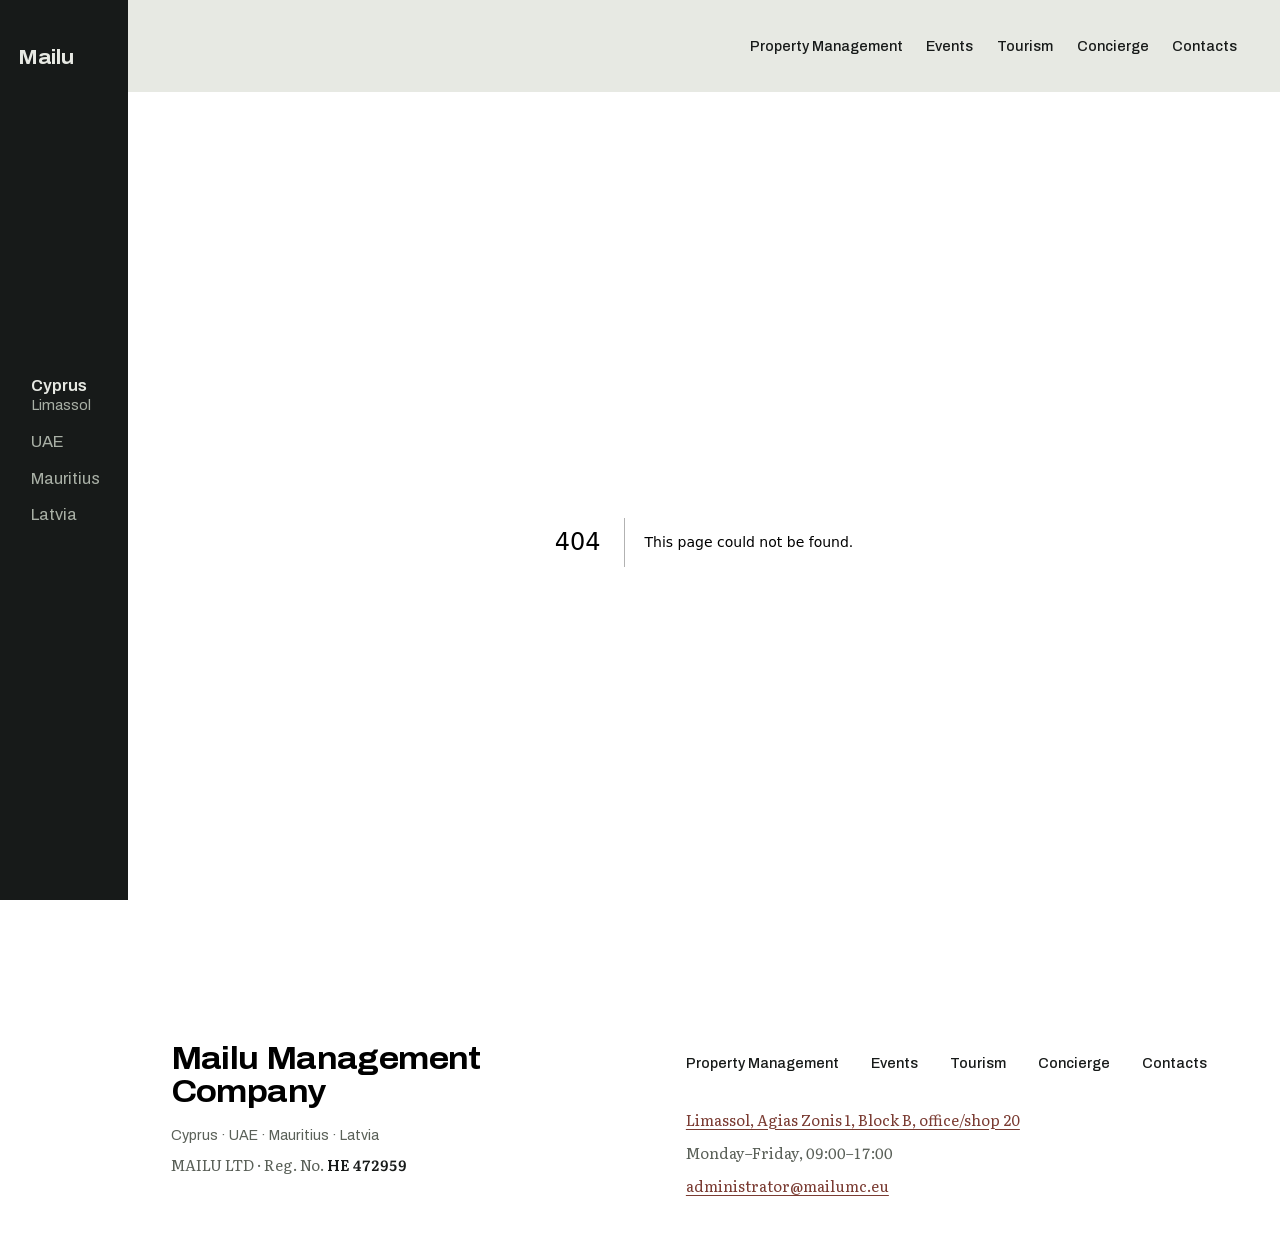
<file: 404/index.html>
<!DOCTYPE html><!--YBMyzu_qZ03T_oK8B2Ocp--><html lang="en" class="__variable_afd4a3 __variable_526dcb"><head><meta charSet="utf-8"/><meta name="viewport" content="width=device-width, initial-scale=1"/><link rel="preload" href="/_next/static/media/a4f5b89dac3239e3-s.p.woff2" as="font" crossorigin="" type="font/woff2"/><link rel="preload" href="/_next/static/media/c214ffb7f5362987-s.p.woff2" as="font" crossorigin="" type="font/woff2"/><link rel="stylesheet" href="/_next/static/css/cbcf88c3d02b8939.css" data-precedence="next"/><link rel="preload" as="script" fetchPriority="low" href="/_next/static/chunks/webpack-4c0355c0fce75264.js"/><script src="/_next/static/chunks/4bd1b696-c023c6e3521b1417.js" async=""></script><script src="/_next/static/chunks/255-d999a7d6833d3983.js" async=""></script><script src="/_next/static/chunks/main-app-151fe4c6d230de30.js" async=""></script><script src="/_next/static/chunks/619-ba102abea3e3d0e4.js" async=""></script><script src="/_next/static/chunks/356-2d2ea6367bd21005.js" async=""></script><script src="/_next/static/chunks/app/page-fdc6acab14c906d0.js" async=""></script><script src="/_next/static/chunks/app/layout-4e3936aef20956c5.js" async=""></script><meta name="robots" content="noindex"/><meta name="next-size-adjust" content=""/><title>404: This page could not be found.</title><title>Mailu MC</title><meta property="og:title" content="Mailu MC"/><meta property="og:site_name" content="Mailu MC"/><meta property="og:image" content="https://mailumc.eu/og.jpg"/><meta property="og:image:width" content="1200"/><meta property="og:image:height" content="630"/><meta property="og:type" content="website"/><meta name="twitter:card" content="summary_large_image"/><meta name="twitter:title" content="Mailu MC"/><meta name="twitter:image" content="https://mailumc.eu/og.jpg"/><meta name="twitter:image:width" content="1200"/><meta name="twitter:image:height" content="630"/><link rel="icon" href="/icon.svg?781d108b3bc96f99" type="image/svg+xml" sizes="any"/><script src="/_next/static/chunks/polyfills-42372ed130431b0a.js" noModule=""></script></head><body><div hidden=""><!--$--><!--/$--></div><a class="ghost skip-link" href="#main">Skip to content</a><header class="bar gutter"><a class="wordmark bar-mark" href="/">Mailu</a><nav class="desk-nav" aria-label="Primary"><a class="nav-item" href="/property-management/">Property Management</a><a class="nav-item" href="/events/">Events</a><a class="nav-item" href="/tourism/">Tourism</a><a class="nav-item" href="/concierge/">Concierge</a><a class="nav-item" href="/contacts/">Contacts</a></nav><button type="button" class="ghost menu-toggle" aria-expanded="false" aria-controls="mailu-menu"><span class="menu-icon" aria-hidden="true"><span></span><span></span></span>Menu</button><div id="mailu-menu" class="menu gutter" role="dialog" aria-modal="true" aria-label="Menu" hidden=""><div class="menu-head"><span class="wordmark">Mailu</span><button type="button" class="ghost">Close</button></div><nav class="menu-nav" aria-label="Primary"><a class="menu-item marker t-heading-1" aria-current="page" href="/">Home</a><a class="menu-item t-heading-1" href="/property-management/">Property Management</a><a class="menu-item t-heading-1" href="/events/">Events</a><a class="menu-item t-heading-1" href="/tourism/">Tourism</a><a class="menu-item t-heading-1" href="/concierge/">Concierge</a><a class="menu-item t-heading-1" href="/contacts/">Contacts</a></nav><ul class="menu-juris t-nav" aria-label="Jurisdictions"><li data-current="">Cyprus</li><li>UAE</li><li>Mauritius</li><li>Latvia</li></ul></div></header><div aria-hidden="true" class="rail-sentinel"></div><noscript><style>[data-rail-state] [data-juris]{opacity:0;visibility:hidden}
[data-rail-state] [data-sections]{opacity:1;visibility:visible;transform:none}</style></noscript><div class="rail" data-dark="true" data-rail-state="jurisdictions"><a class="wordmark" href="/">Mailu</a><div class="rail-slot"><ul class="rail-block rail-state" data-juris="true" data-rise-rail="true" aria-label="Jurisdictions"><li class="rail-item" data-current=""><span>Cyprus<span class="rail-city">Limassol</span></span></li><li class="rail-item">UAE</li><li class="rail-item">Mauritius</li><li class="rail-item">Latvia</li></ul><nav class="rail-block rail-state rail-sections" data-sections="true" aria-label="Sections"><span class="rail-item marker" aria-current="page">Home</span><a class="rail-item" href="/property-management/">Property</a><a class="rail-item" href="/events/">Events</a><a class="rail-item" href="/tourism/">Tourism</a><a class="rail-item" href="/concierge/">Concierge</a><a class="rail-item" href="/contacts/">Contacts</a></nav></div></div><ul class="strip gutter t-nav" aria-label="Jurisdictions"><li data-current="">Cyprus</li><li>UAE</li><li>Mauritius</li><li>Latvia</li></ul><div style="font-family:system-ui,&quot;Segoe UI&quot;,Roboto,Helvetica,Arial,sans-serif,&quot;Apple Color Emoji&quot;,&quot;Segoe UI Emoji&quot;;height:100vh;text-align:center;display:flex;flex-direction:column;align-items:center;justify-content:center"><div><style>body{color:#000;background:#fff;margin:0}.next-error-h1{border-right:1px solid rgba(0,0,0,.3)}@media (prefers-color-scheme:dark){body{color:#fff;background:#000}.next-error-h1{border-right:1px solid rgba(255,255,255,.3)}}</style><h1 class="next-error-h1" style="display:inline-block;margin:0 20px 0 0;padding:0 23px 0 0;font-size:24px;font-weight:500;vertical-align:top;line-height:49px">404</h1><div style="display:inline-block"><h2 style="font-size:14px;font-weight:400;line-height:49px;margin:0">This page could not be found.</h2></div></div></div><!--$--><!--/$--><footer class="footer gutter"><h2 class="sr-only">Contact</h2><div class="footer-grid"><div><p class="wordmark-full">Mailu Management Company</p><p class="t-nav footer-reach">Cyprus · UAE · Mauritius · Latvia</p><p class="t-small footer-legal tabular">MAILU LTD<!-- --> · Reg. No.<!-- --> <span class="footer-reg">HE 472959</span></p></div><div><nav class="footer-nav" aria-label="Footer"><a class="nav-item" href="/property-management/">Property Management</a><a class="nav-item" href="/events/">Events</a><a class="nav-item" href="/tourism/">Tourism</a><a class="nav-item" href="/concierge/">Concierge</a><a class="nav-item" href="/contacts/">Contacts</a></nav><p class="t-small footer-detail"><a href="https://www.google.com/maps/search/?api=1&amp;query=Limassol%2C%20Agias%20Zonis%201%2C%20Block%20B%2C%20office%2Fshop%2020">Limassol, Agias Zonis 1, Block B, office/shop 20</a></p><p class="t-small footer-detail tabular">Monday–Friday, 09:00–17:00</p><p class="t-small footer-detail"><a href="mailto:administrator@mailumc.eu">administrator@mailumc.eu</a></p></div></div></footer><script src="/_next/static/chunks/webpack-4c0355c0fce75264.js" id="_R_" async=""></script><script>(self.__next_f=self.__next_f||[]).push([0])</script><script>self.__next_f.push([1,"1:\"$Sreact.fragment\"\n2:I[2619,[\"619\",\"static/chunks/619-ba102abea3e3d0e4.js\",\"356\",\"static/chunks/356-2d2ea6367bd21005.js\",\"974\",\"static/chunks/app/page-fdc6acab14c906d0.js\"],\"\"]\n3:I[5615,[\"619\",\"static/chunks/619-ba102abea3e3d0e4.js\",\"177\",\"static/chunks/app/layout-4e3936aef20956c5.js\"],\"default\"]\n4:I[8635,[\"619\",\"static/chunks/619-ba102abea3e3d0e4.js\",\"177\",\"static/chunks/app/layout-4e3936aef20956c5.js\"],\"default\"]\n5:I[9766,[],\"\"]\n6:I[8924,[],\"\"]\n7:I[2822,[\"619\",\"static/chunks/619-ba102abea3e3d0e4.js\",\"177\",\"static/chunks/app/layout-4e3936aef20956c5.js\"],\"default\"]\n8:I[4431,[],\"OutletBoundary\"]\na:I[5278,[],\"AsyncMetadataOutlet\"]\nc:I[4431,[],\"ViewportBoundary\"]\ne:I[4431,[],\"MetadataBoundary\"]\nf:\"$Sreact.suspense\"\n11:I[7150,[],\"\"]\n:HL[\"/_next/static/media/a4f5b89dac3239e3-s.p.woff2\",\"font\",{\"crossOrigin\":\"\",\"type\":\"font/woff2\"}]\n:HL[\"/_next/static/media/c214ffb7f5362987-s.p.woff2\",\"font\",{\"crossOrigin\":\"\",\"type\":\"font/woff2\"}]\n:HL[\"/_next/static/css/cbcf88c3d02b8939.css\",\"style\"]\n"])</script><script>self.__next_f.push([1,"0:{\"P\":null,\"b\":\"YBMyzu-qZ03T-oK8B2Ocp\",\"p\":\"\",\"c\":[\"\",\"_not-found\",\"\"],\"i\":false,\"f\":[[[\"\",{\"children\":[\"/_not-found\",{\"children\":[\"__PAGE__\",{}]}]},\"$undefined\",\"$undefined\",true],[\"\",[\"$\",\"$1\",\"c\",{\"children\":[[[\"$\",\"link\",\"0\",{\"rel\":\"stylesheet\",\"href\":\"/_next/static/css/cbcf88c3d02b8939.css\",\"precedence\":\"next\",\"crossOrigin\":\"$undefined\",\"nonce\":\"$undefined\"}]],[\"$\",\"html\",null,{\"lang\":\"en\",\"className\":\"__variable_afd4a3 __variable_526dcb\",\"children\":[\"$\",\"body\",null,{\"children\":[[\"$\",\"a\",null,{\"className\":\"ghost skip-link\",\"href\":\"#main\",\"children\":\"Skip to content\"}],[\"$\",\"header\",null,{\"className\":\"bar gutter\",\"children\":[[\"$\",\"$L2\",null,{\"className\":\"wordmark bar-mark\",\"href\":\"/\",\"children\":\"Mailu\"}],[\"$\",\"nav\",null,{\"className\":\"desk-nav\",\"aria-label\":\"Primary\",\"children\":[[\"$\",\"$L2\",\"property-management\",{\"className\":\"nav-item\",\"href\":\"/property-management/\",\"children\":\"Property Management\"}],[\"$\",\"$L2\",\"events\",{\"className\":\"nav-item\",\"href\":\"/events/\",\"children\":\"Events\"}],[\"$\",\"$L2\",\"tourism\",{\"className\":\"nav-item\",\"href\":\"/tourism/\",\"children\":\"Tourism\"}],[\"$\",\"$L2\",\"concierge\",{\"className\":\"nav-item\",\"href\":\"/concierge/\",\"children\":\"Concierge\"}],[\"$\",\"$L2\",\"contacts\",{\"className\":\"nav-item\",\"href\":\"/contacts/\",\"children\":\"Contacts\"}]]}],[\"$\",\"$L3\",null,{}]]}],[\"$\",\"$L4\",null,{}],[\"$\",\"$L5\",null,{\"parallelRouterKey\":\"children\",\"error\":\"$undefined\",\"errorStyles\":\"$undefined\",\"errorScripts\":\"$undefined\",\"template\":[\"$\",\"$L6\",null,{}],\"templateStyles\":\"$undefined\",\"templateScripts\":\"$undefined\",\"notFound\":\"$undefined\",\"forbidden\":\"$undefined\",\"unauthorized\":\"$undefined\"}],[\"$\",\"$L7\",null,{}]]}]}]]}],{\"children\":[\"/_not-found\",[\"$\",\"$1\",\"c\",{\"children\":[null,[\"$\",\"$L5\",null,{\"parallelRouterKey\":\"children\",\"error\":\"$undefined\",\"errorStyles\":\"$undefined\",\"errorScripts\":\"$undefined\",\"template\":[\"$\",\"$L6\",null,{}],\"templateStyles\":\"$undefined\",\"templateScripts\":\"$undefined\",\"notFound\":\"$undefined\",\"forbidden\":\"$undefined\",\"unauthorized\":\"$undefined\"}]]}],{\"children\":[\"__PAGE__\",[\"$\",\"$1\",\"c\",{\"children\":[[[\"$\",\"title\",null,{\"children\":\"404: This page could not be found.\"}],[\"$\",\"div\",null,{\"style\":{\"fontFamily\":\"system-ui,\\\"Segoe UI\\\",Roboto,Helvetica,Arial,sans-serif,\\\"Apple Color Emoji\\\",\\\"Segoe UI Emoji\\\"\",\"height\":\"100vh\",\"textAlign\":\"center\",\"display\":\"flex\",\"flexDirection\":\"column\",\"alignItems\":\"center\",\"justifyContent\":\"center\"},\"children\":[\"$\",\"div\",null,{\"children\":[[\"$\",\"style\",null,{\"dangerouslySetInnerHTML\":{\"__html\":\"body{color:#000;background:#fff;margin:0}.next-error-h1{border-right:1px solid rgba(0,0,0,.3)}@media (prefers-color-scheme:dark){body{color:#fff;background:#000}.next-error-h1{border-right:1px solid rgba(255,255,255,.3)}}\"}}],[\"$\",\"h1\",null,{\"className\":\"next-error-h1\",\"style\":{\"display\":\"inline-block\",\"margin\":\"0 20px 0 0\",\"padding\":\"0 23px 0 0\",\"fontSize\":24,\"fontWeight\":500,\"verticalAlign\":\"top\",\"lineHeight\":\"49px\"},\"children\":404}],[\"$\",\"div\",null,{\"style\":{\"display\":\"inline-block\"},\"children\":[\"$\",\"h2\",null,{\"style\":{\"fontSize\":14,\"fontWeight\":400,\"lineHeight\":\"49px\",\"margin\":0},\"children\":\"This page could not be found.\"}]}]]}]}]],null,[\"$\",\"$L8\",null,{\"children\":[\"$L9\",[\"$\",\"$La\",null,{\"promise\":\"$@b\"}]]}]]}],{},null,false]},null,false]},null,false],[\"$\",\"$1\",\"h\",{\"children\":[[\"$\",\"meta\",null,{\"name\":\"robots\",\"content\":\"noindex\"}],[[\"$\",\"$Lc\",null,{\"children\":\"$Ld\"}],[\"$\",\"meta\",null,{\"name\":\"next-size-adjust\",\"content\":\"\"}]],[\"$\",\"$Le\",null,{\"children\":[\"$\",\"div\",null,{\"hidden\":true,\"children\":[\"$\",\"$f\",null,{\"fallback\":null,\"children\":\"$L10\"}]}]}]]}],false]],\"m\":\"$undefined\",\"G\":[\"$11\",[]],\"s\":false,\"S\":true}\n"])</script><script>self.__next_f.push([1,"d:[[\"$\",\"meta\",\"0\",{\"charSet\":\"utf-8\"}],[\"$\",\"meta\",\"1\",{\"name\":\"viewport\",\"content\":\"width=device-width, initial-scale=1\"}]]\n9:null\n"])</script><script>self.__next_f.push([1,"12:I[622,[],\"IconMark\"]\n"])</script><script>self.__next_f.push([1,"b:{\"metadata\":[[\"$\",\"title\",\"0\",{\"children\":\"Mailu MC\"}],[\"$\",\"meta\",\"1\",{\"property\":\"og:title\",\"content\":\"Mailu MC\"}],[\"$\",\"meta\",\"2\",{\"property\":\"og:site_name\",\"content\":\"Mailu MC\"}],[\"$\",\"meta\",\"3\",{\"property\":\"og:image\",\"content\":\"https://mailumc.eu/og.jpg\"}],[\"$\",\"meta\",\"4\",{\"property\":\"og:image:width\",\"content\":\"1200\"}],[\"$\",\"meta\",\"5\",{\"property\":\"og:image:height\",\"content\":\"630\"}],[\"$\",\"meta\",\"6\",{\"property\":\"og:type\",\"content\":\"website\"}],[\"$\",\"meta\",\"7\",{\"name\":\"twitter:card\",\"content\":\"summary_large_image\"}],[\"$\",\"meta\",\"8\",{\"name\":\"twitter:title\",\"content\":\"Mailu MC\"}],[\"$\",\"meta\",\"9\",{\"name\":\"twitter:image\",\"content\":\"https://mailumc.eu/og.jpg\"}],[\"$\",\"meta\",\"10\",{\"name\":\"twitter:image:width\",\"content\":\"1200\"}],[\"$\",\"meta\",\"11\",{\"name\":\"twitter:image:height\",\"content\":\"630\"}],[\"$\",\"link\",\"12\",{\"rel\":\"icon\",\"href\":\"/icon.svg?781d108b3bc96f99\",\"type\":\"image/svg+xml\",\"sizes\":\"any\"}],[\"$\",\"$L12\",\"13\",{}]],\"error\":null,\"digest\":\"$undefined\"}\n"])</script><script>self.__next_f.push([1,"10:\"$b:metadata\"\n"])</script></body></html>
</file>
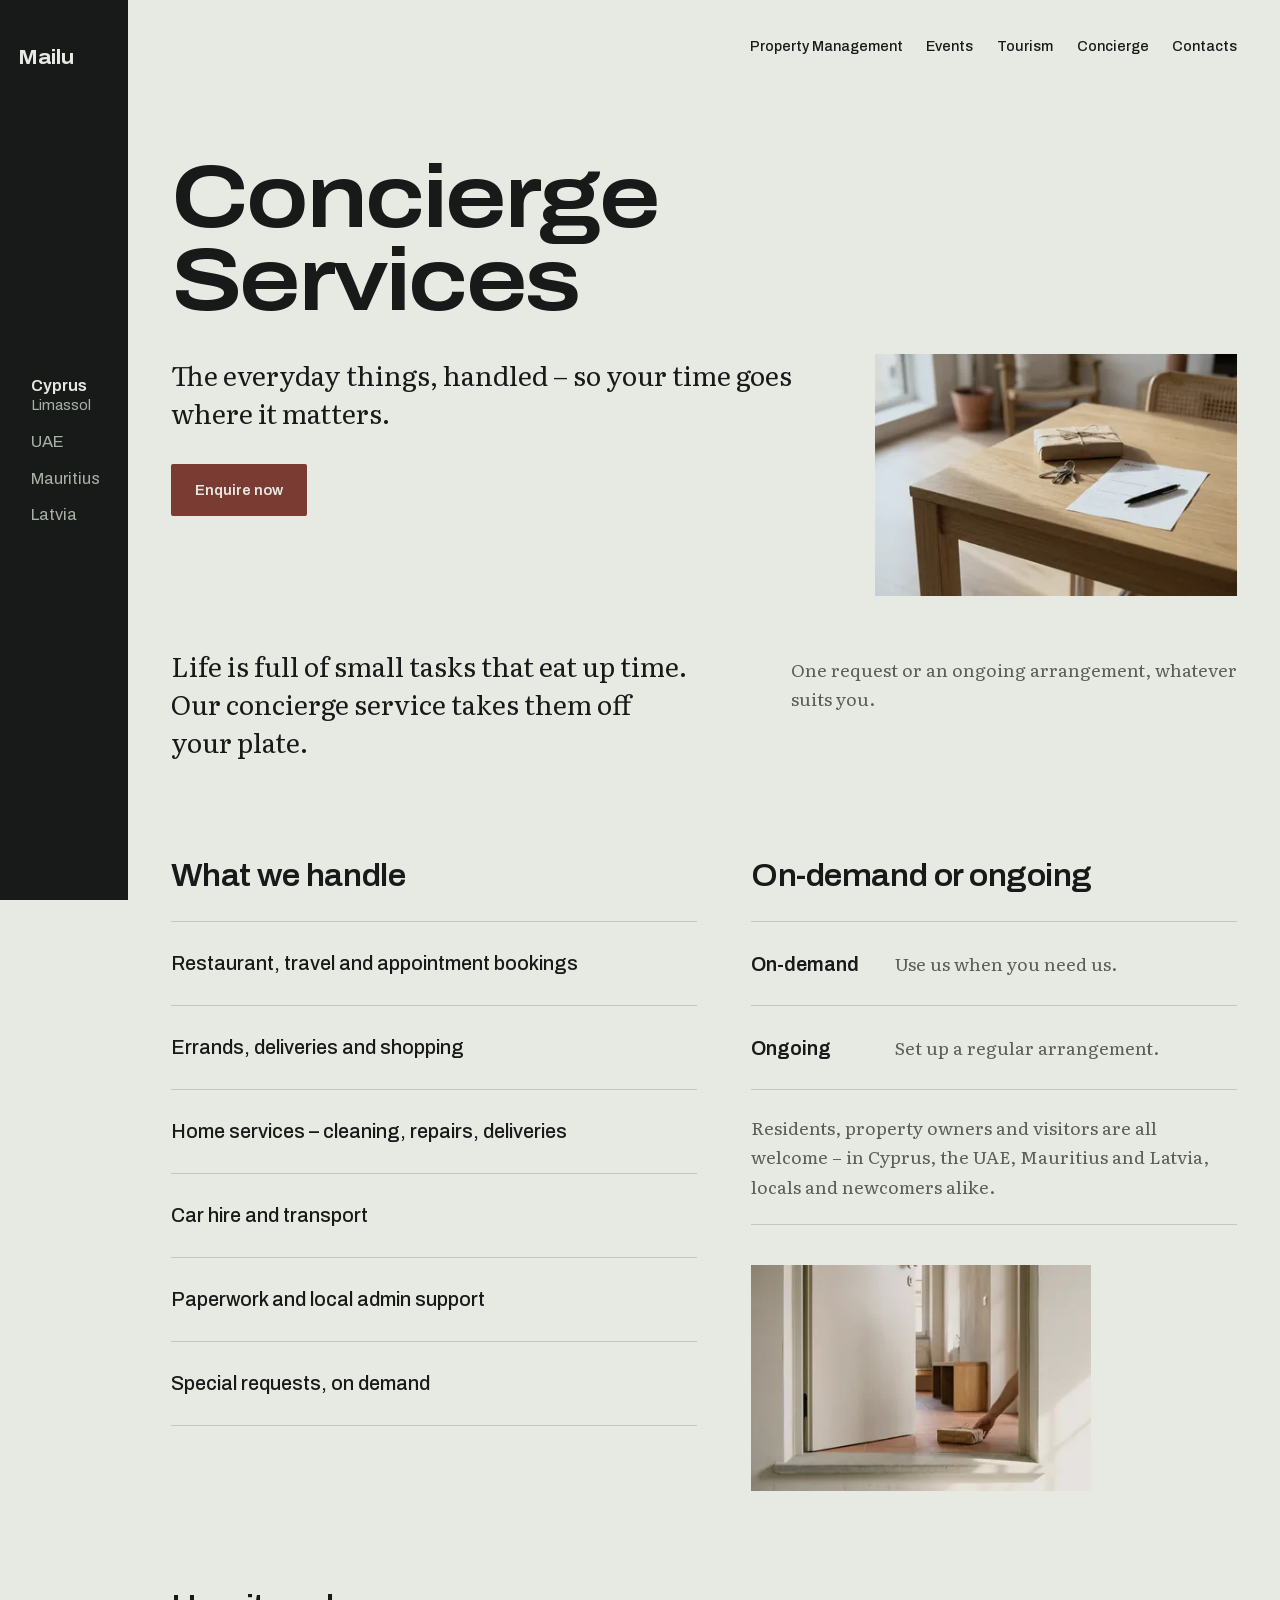
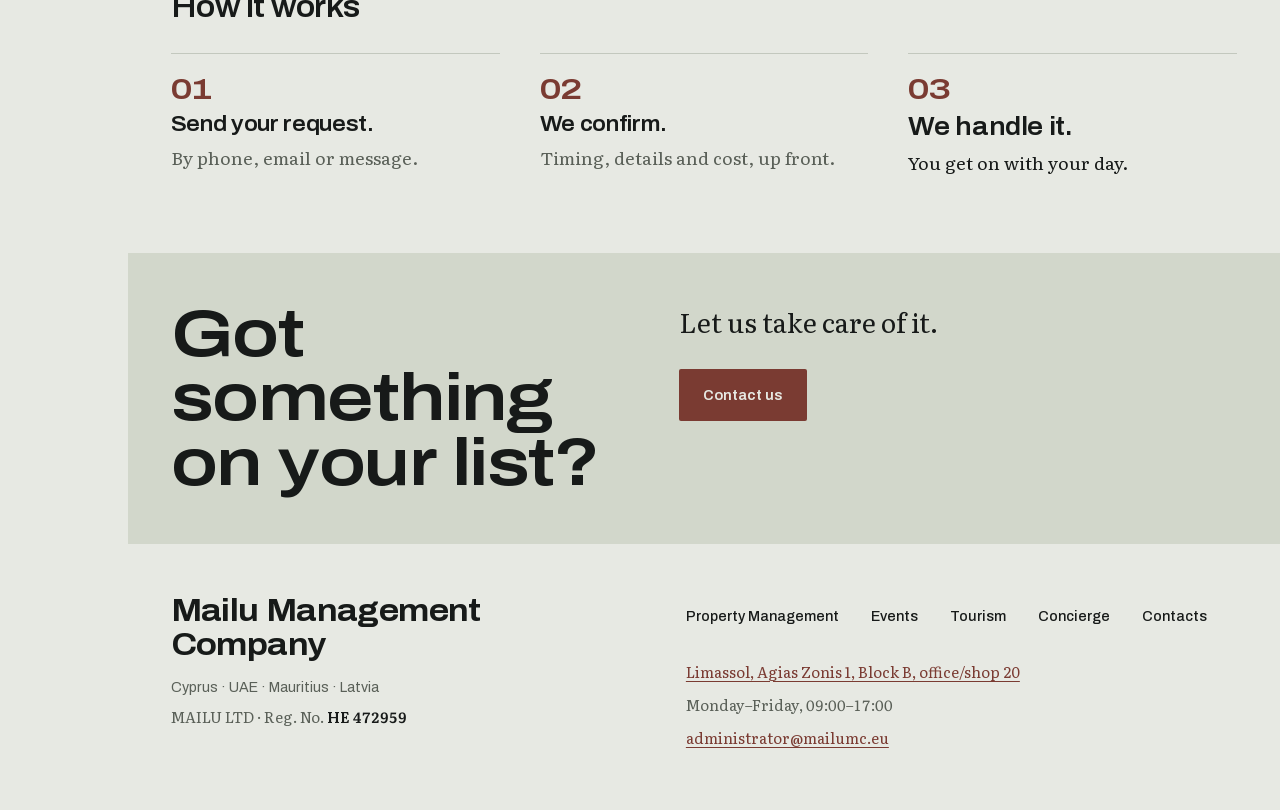
<file: concierge/index.html>
<!DOCTYPE html><!--YBMyzu_qZ03T_oK8B2Ocp--><html lang="en" class="__variable_afd4a3 __variable_526dcb"><head><meta charSet="utf-8"/><meta name="viewport" content="width=device-width, initial-scale=1"/><link rel="preload" href="/_next/static/media/a4f5b89dac3239e3-s.p.woff2" as="font" crossorigin="" type="font/woff2"/><link rel="preload" href="/_next/static/media/c214ffb7f5362987-s.p.woff2" as="font" crossorigin="" type="font/woff2"/><link rel="preload" as="image" imageSrcSet="/images/w/384/cn-errand.webp 384w, /images/w/640/cn-errand.webp 640w, /images/w/960/cn-errand.webp 960w, /images/cn-errand.webp 1280w, /images/cn-errand.webp 1920w, /images/cn-errand.webp 2560w" imageSizes="(min-width: 1024px) calc((100vw - 128px) * 0.325), 100vw" fetchPriority="high"/><link rel="stylesheet" href="/_next/static/css/cbcf88c3d02b8939.css" data-precedence="next"/><link rel="preload" as="script" fetchPriority="low" href="/_next/static/chunks/webpack-4c0355c0fce75264.js"/><script src="/_next/static/chunks/4bd1b696-c023c6e3521b1417.js" async=""></script><script src="/_next/static/chunks/255-d999a7d6833d3983.js" async=""></script><script src="/_next/static/chunks/main-app-151fe4c6d230de30.js" async=""></script><script src="/_next/static/chunks/619-ba102abea3e3d0e4.js" async=""></script><script src="/_next/static/chunks/356-2d2ea6367bd21005.js" async=""></script><script src="/_next/static/chunks/app/concierge/page-fdc6acab14c906d0.js" async=""></script><script src="/_next/static/chunks/app/layout-4e3936aef20956c5.js" async=""></script><meta name="next-size-adjust" content=""/><title>Concierge Services | Mailu MC – Cyprus</title><meta name="description" content="On-demand and ongoing concierge services in Cyprus, the UAE, Mauritius and Latvia – bookings, errands, home services and local support."/><link rel="canonical" href="https://mailumc.eu/concierge/"/><meta property="og:title" content="Concierge Services | Mailu MC – Cyprus"/><meta property="og:description" content="On-demand and ongoing concierge services in Cyprus, the UAE, Mauritius and Latvia – bookings, errands, home services and local support."/><meta property="og:site_name" content="Mailu MC"/><meta property="og:image" content="https://mailumc.eu/og.jpg"/><meta property="og:image:width" content="1200"/><meta property="og:image:height" content="630"/><meta property="og:type" content="website"/><meta name="twitter:card" content="summary_large_image"/><meta name="twitter:title" content="Concierge Services | Mailu MC – Cyprus"/><meta name="twitter:description" content="On-demand and ongoing concierge services in Cyprus, the UAE, Mauritius and Latvia – bookings, errands, home services and local support."/><meta name="twitter:image" content="https://mailumc.eu/og.jpg"/><meta name="twitter:image:width" content="1200"/><meta name="twitter:image:height" content="630"/><link rel="icon" href="/icon.svg?781d108b3bc96f99" type="image/svg+xml" sizes="any"/><script src="/_next/static/chunks/polyfills-42372ed130431b0a.js" noModule=""></script></head><body><div hidden=""><!--$--><!--/$--></div><a class="ghost skip-link" href="#main">Skip to content</a><header class="bar gutter"><a class="wordmark bar-mark" href="/">Mailu</a><nav class="desk-nav" aria-label="Primary"><a class="nav-item" href="/property-management/">Property Management</a><a class="nav-item" href="/events/">Events</a><a class="nav-item" href="/tourism/">Tourism</a><a class="nav-item" href="/concierge/">Concierge</a><a class="nav-item" href="/contacts/">Contacts</a></nav><button type="button" class="ghost menu-toggle" aria-expanded="false" aria-controls="mailu-menu"><span class="menu-icon" aria-hidden="true"><span></span><span></span></span>Menu</button><div id="mailu-menu" class="menu gutter" role="dialog" aria-modal="true" aria-label="Menu" hidden=""><div class="menu-head"><span class="wordmark">Mailu</span><button type="button" class="ghost">Close</button></div><nav class="menu-nav" aria-label="Primary"><a class="menu-item t-heading-1" href="/">Home</a><a class="menu-item t-heading-1" href="/property-management/">Property Management</a><a class="menu-item t-heading-1" href="/events/">Events</a><a class="menu-item t-heading-1" href="/tourism/">Tourism</a><a class="menu-item marker t-heading-1" aria-current="page" href="/concierge/">Concierge</a><a class="menu-item t-heading-1" href="/contacts/">Contacts</a></nav><ul class="menu-juris t-nav" aria-label="Jurisdictions"><li data-current="">Cyprus</li><li>UAE</li><li>Mauritius</li><li>Latvia</li></ul></div></header><div aria-hidden="true" class="rail-sentinel"></div><noscript><style>[data-rail-state] [data-juris]{opacity:0;visibility:hidden}
[data-rail-state] [data-sections]{opacity:1;visibility:visible;transform:none}</style></noscript><div class="rail" data-dark="true" data-rail-state="jurisdictions"><a class="wordmark" href="/">Mailu</a><div class="rail-slot"><ul class="rail-block rail-state" data-juris="true" data-rise-rail="true" aria-label="Jurisdictions"><li class="rail-item" data-current=""><span>Cyprus<span class="rail-city">Limassol</span></span></li><li class="rail-item">UAE</li><li class="rail-item">Mauritius</li><li class="rail-item">Latvia</li></ul><nav class="rail-block rail-state rail-sections" data-sections="true" aria-label="Sections"><a class="rail-item" href="/">Home</a><a class="rail-item" href="/property-management/">Property</a><a class="rail-item" href="/events/">Events</a><a class="rail-item" href="/tourism/">Tourism</a><span class="rail-item marker" aria-current="page">Concierge</span><a class="rail-item" href="/contacts/">Contacts</a></nav></div></div><ul class="strip gutter t-nav" aria-label="Jurisdictions"><li data-current="">Cyprus</li><li>UAE</li><li>Mauritius</li><li>Latvia</li></ul><main id="main" tabindex="-1" data-rhythm="tight"><section class="hero gutter" data-hero-size="compact"><div class="hero-text" data-rise="true"><h1 class="t-display-1">Concierge Services</h1><p class="t-body-large hero-promise">The everyday things, handled – so your time goes where it matters.</p><a class="btn" href="/contacts/">Enquire now</a></div><div class="hero-media"><img alt="A wrapped parcel, a set of keys and a printed form on an oak table. A pen lies across the paper." fetchPriority="high" width="1020" height="680" decoding="async" data-nimg="1" class="frame" style="color:transparent;aspect-ratio:1020 / 680;background-size:cover;background-position:50% 50%;background-repeat:no-repeat;background-image:url(&quot;data:image/svg+xml;charset=utf-8,%3Csvg xmlns=&#x27;http://www.w3.org/2000/svg&#x27; viewBox=&#x27;0 0 1020 680&#x27;%3E%3Cfilter id=&#x27;b&#x27; color-interpolation-filters=&#x27;sRGB&#x27;%3E%3CfeGaussianBlur stdDeviation=&#x27;20&#x27;/%3E%3CfeColorMatrix values=&#x27;1 0 0 0 0 0 1 0 0 0 0 0 1 0 0 0 0 0 100 -1&#x27; result=&#x27;s&#x27;/%3E%3CfeFlood x=&#x27;0&#x27; y=&#x27;0&#x27; width=&#x27;100%25&#x27; height=&#x27;100%25&#x27;/%3E%3CfeComposite operator=&#x27;out&#x27; in=&#x27;s&#x27;/%3E%3CfeComposite in2=&#x27;SourceGraphic&#x27;/%3E%3CfeGaussianBlur stdDeviation=&#x27;20&#x27;/%3E%3C/filter%3E%3Cimage width=&#x27;100%25&#x27; height=&#x27;100%25&#x27; x=&#x27;0&#x27; y=&#x27;0&#x27; preserveAspectRatio=&#x27;none&#x27; style=&#x27;filter: url(%23b);&#x27; href=&#x27;[data-uri]&#x27;/%3E%3C/svg%3E&quot;)" sizes="(min-width: 1024px) calc((100vw - 128px) * 0.325), 100vw" srcSet="/images/w/384/cn-errand.webp 384w, /images/w/640/cn-errand.webp 640w, /images/w/960/cn-errand.webp 960w, /images/cn-errand.webp 1280w, /images/cn-errand.webp 1920w, /images/cn-errand.webp 2560w" src="/images/cn-errand.webp"/></div></section><section class="intro gutter cn-intro"><h2 class="sr-only">Introduction</h2><p class="t-body-large cn-intro-opener">Life is full of small tasks that eat up time. Our concierge service takes them off your plate.</p><p class="t-body intro-detail cn-intro-detail">One request or an ongoing arrangement, whatever suits you.</p></section><section class="gutter cn-spread"><div class="cn-column"><h2 class="t-heading-2">What we handle</h2><ul class="cn-register"><li class="cn-cell"><span class="t-list-dense">Restaurant, travel and appointment bookings</span></li><li class="cn-cell"><span class="t-list-dense">Errands, deliveries and shopping</span></li><li class="cn-cell"><span class="t-list-dense">Home services – cleaning, repairs, deliveries</span></li><li class="cn-cell"><span class="t-list-dense">Car hire and transport</span></li><li class="cn-cell"><span class="t-list-dense">Paperwork and local admin support</span></li><li class="cn-cell"><span class="t-list-dense">Special requests, on demand</span></li></ul></div><div class="cn-column"><h2 class="t-heading-2">On-demand or ongoing</h2><dl class="cn-modes"><div class="cn-cell cn-mode"><dt class="t-list-dense cn-mode-term">On-demand</dt><dd class="t-body cn-mode-text">Use us when you need us.</dd></div><div class="cn-cell cn-mode"><dt class="t-list-dense cn-mode-term">Ongoing</dt><dd class="t-body cn-mode-text">Set up a regular arrangement.</dd></div></dl><p class="t-body cn-who"><span>Residents, property owners and visitors are all welcome – in Cyprus, the UAE, Mauritius and Latvia, locals and newcomers alike.</span></p><div class="cn-media"><img alt="A hand setting a parcel down inside an open front door. A tiled floor and a bench run into the hall behind." loading="lazy" width="960" height="640" decoding="async" data-nimg="1" class="frame" style="color:transparent;aspect-ratio:960 / 640;background-size:cover;background-position:50% 50%;background-repeat:no-repeat;background-image:url(&quot;data:image/svg+xml;charset=utf-8,%3Csvg xmlns=&#x27;http://www.w3.org/2000/svg&#x27; viewBox=&#x27;0 0 960 640&#x27;%3E%3Cfilter id=&#x27;b&#x27; color-interpolation-filters=&#x27;sRGB&#x27;%3E%3CfeGaussianBlur stdDeviation=&#x27;20&#x27;/%3E%3CfeColorMatrix values=&#x27;1 0 0 0 0 0 1 0 0 0 0 0 1 0 0 0 0 0 100 -1&#x27; result=&#x27;s&#x27;/%3E%3CfeFlood x=&#x27;0&#x27; y=&#x27;0&#x27; width=&#x27;100%25&#x27; height=&#x27;100%25&#x27;/%3E%3CfeComposite operator=&#x27;out&#x27; in=&#x27;s&#x27;/%3E%3CfeComposite in2=&#x27;SourceGraphic&#x27;/%3E%3CfeGaussianBlur stdDeviation=&#x27;20&#x27;/%3E%3C/filter%3E%3Cimage width=&#x27;100%25&#x27; height=&#x27;100%25&#x27; x=&#x27;0&#x27; y=&#x27;0&#x27; preserveAspectRatio=&#x27;none&#x27; style=&#x27;filter: url(%23b);&#x27; href=&#x27;[data-uri]&#x27;/%3E%3C/svg%3E&quot;)" sizes="(min-width: 1024px) 340px, 100vw" srcSet="/images/w/384/cn-threshold.webp 384w, /images/w/640/cn-threshold.webp 640w, /images/cn-threshold.webp 960w, /images/cn-threshold.webp 1280w, /images/cn-threshold.webp 1920w, /images/cn-threshold.webp 2560w" src="/images/cn-threshold.webp"/></div></div></section><section class="steps gutter" data-steps="row"><h2 class="t-heading-2">How it works</h2><ol class="steps-list"><li class="step"><span aria-hidden="true" class="step-num tabular">01</span><h3 class="step-term">Send your request.</h3><p class="step-text">By phone, email or message.</p></li><li class="step"><span aria-hidden="true" class="step-num tabular">02</span><h3 class="step-term">We confirm.</h3><p class="step-text">Timing, details and cost, up front.</p></li><li class="step" data-last="true"><span aria-hidden="true" class="step-num tabular">03</span><h3 class="step-term">We handle it.</h3><p class="step-text">You get on with your day.</p></li></ol></section><section class="cta-band gutter"><h2 class="t-display-2 wdth-118">Got something on your list?</h2><div class="cta-body"><p class="t-body-large">Let us take care of it.</p><a class="btn" href="/contacts/">Contact us</a></div></section></main><!--$--><!--/$--><footer class="footer gutter"><h2 class="sr-only">Contact</h2><div class="footer-grid"><div><p class="wordmark-full">Mailu Management Company</p><p class="t-nav footer-reach">Cyprus · UAE · Mauritius · Latvia</p><p class="t-small footer-legal tabular">MAILU LTD<!-- --> · Reg. No.<!-- --> <span class="footer-reg">HE 472959</span></p></div><div><nav class="footer-nav" aria-label="Footer"><a class="nav-item" href="/property-management/">Property Management</a><a class="nav-item" href="/events/">Events</a><a class="nav-item" href="/tourism/">Tourism</a><a class="nav-item" href="/concierge/">Concierge</a><a class="nav-item" href="/contacts/">Contacts</a></nav><p class="t-small footer-detail"><a href="https://www.google.com/maps/search/?api=1&amp;query=Limassol%2C%20Agias%20Zonis%201%2C%20Block%20B%2C%20office%2Fshop%2020">Limassol, Agias Zonis 1, Block B, office/shop 20</a></p><p class="t-small footer-detail tabular">Monday–Friday, 09:00–17:00</p><p class="t-small footer-detail"><a href="mailto:administrator@mailumc.eu">administrator@mailumc.eu</a></p></div></div></footer><script src="/_next/static/chunks/webpack-4c0355c0fce75264.js" id="_R_" async=""></script><script>(self.__next_f=self.__next_f||[]).push([0])</script><script>self.__next_f.push([1,"1:\"$Sreact.fragment\"\n2:I[2619,[\"619\",\"static/chunks/619-ba102abea3e3d0e4.js\",\"356\",\"static/chunks/356-2d2ea6367bd21005.js\",\"86\",\"static/chunks/app/concierge/page-fdc6acab14c906d0.js\"],\"\"]\n3:I[5615,[\"619\",\"static/chunks/619-ba102abea3e3d0e4.js\",\"177\",\"static/chunks/app/layout-4e3936aef20956c5.js\"],\"default\"]\n4:I[8635,[\"619\",\"static/chunks/619-ba102abea3e3d0e4.js\",\"177\",\"static/chunks/app/layout-4e3936aef20956c5.js\"],\"default\"]\n5:I[9766,[],\"\"]\n6:I[8924,[],\"\"]\n7:I[2822,[\"619\",\"static/chunks/619-ba102abea3e3d0e4.js\",\"177\",\"static/chunks/app/layout-4e3936aef20956c5.js\"],\"default\"]\n8:I[1356,[\"619\",\"static/chunks/619-ba102abea3e3d0e4.js\",\"356\",\"static/chunks/356-2d2ea6367bd21005.js\",\"86\",\"static/chunks/app/concierge/page-fdc6acab14c906d0.js\"],\"Image\"]\ne:I[7150,[],\"\"]\n:HL[\"/_next/static/media/a4f5b89dac3239e3-s.p.woff2\",\"font\",{\"crossOrigin\":\"\",\"type\":\"font/woff2\"}]\n:HL[\"/_next/static/media/c214ffb7f5362987-s.p.woff2\",\"font\",{\"crossOrigin\":\"\",\"type\":\"font/woff2\"}]\n:HL[\"/_next/static/css/cbcf88c3d02b8939.css\",\"style\"]\n"])</script><script>self.__next_f.push([1,"0:{\"P\":null,\"b\":\"YBMyzu-qZ03T-oK8B2Ocp\",\"p\":\"\",\"c\":[\"\",\"concierge\",\"\"],\"i\":false,\"f\":[[[\"\",{\"children\":[\"concierge\",{\"children\":[\"__PAGE__\",{}]}]},\"$undefined\",\"$undefined\",true],[\"\",[\"$\",\"$1\",\"c\",{\"children\":[[[\"$\",\"link\",\"0\",{\"rel\":\"stylesheet\",\"href\":\"/_next/static/css/cbcf88c3d02b8939.css\",\"precedence\":\"next\",\"crossOrigin\":\"$undefined\",\"nonce\":\"$undefined\"}]],[\"$\",\"html\",null,{\"lang\":\"en\",\"className\":\"__variable_afd4a3 __variable_526dcb\",\"children\":[\"$\",\"body\",null,{\"children\":[[\"$\",\"a\",null,{\"className\":\"ghost skip-link\",\"href\":\"#main\",\"children\":\"Skip to content\"}],[\"$\",\"header\",null,{\"className\":\"bar gutter\",\"children\":[[\"$\",\"$L2\",null,{\"className\":\"wordmark bar-mark\",\"href\":\"/\",\"children\":\"Mailu\"}],[\"$\",\"nav\",null,{\"className\":\"desk-nav\",\"aria-label\":\"Primary\",\"children\":[[\"$\",\"$L2\",\"property-management\",{\"className\":\"nav-item\",\"href\":\"/property-management/\",\"children\":\"Property Management\"}],[\"$\",\"$L2\",\"events\",{\"className\":\"nav-item\",\"href\":\"/events/\",\"children\":\"Events\"}],[\"$\",\"$L2\",\"tourism\",{\"className\":\"nav-item\",\"href\":\"/tourism/\",\"children\":\"Tourism\"}],[\"$\",\"$L2\",\"concierge\",{\"className\":\"nav-item\",\"href\":\"/concierge/\",\"children\":\"Concierge\"}],[\"$\",\"$L2\",\"contacts\",{\"className\":\"nav-item\",\"href\":\"/contacts/\",\"children\":\"Contacts\"}]]}],[\"$\",\"$L3\",null,{}]]}],[\"$\",\"$L4\",null,{}],[\"$\",\"$L5\",null,{\"parallelRouterKey\":\"children\",\"error\":\"$undefined\",\"errorStyles\":\"$undefined\",\"errorScripts\":\"$undefined\",\"template\":[\"$\",\"$L6\",null,{}],\"templateStyles\":\"$undefined\",\"templateScripts\":\"$undefined\",\"notFound\":[[[\"$\",\"title\",null,{\"children\":\"404: This page could not be found.\"}],[\"$\",\"div\",null,{\"style\":{\"fontFamily\":\"system-ui,\\\"Segoe UI\\\",Roboto,Helvetica,Arial,sans-serif,\\\"Apple Color Emoji\\\",\\\"Segoe UI Emoji\\\"\",\"height\":\"100vh\",\"textAlign\":\"center\",\"display\":\"flex\",\"flexDirection\":\"column\",\"alignItems\":\"center\",\"justifyContent\":\"center\"},\"children\":[\"$\",\"div\",null,{\"children\":[[\"$\",\"style\",null,{\"dangerouslySetInnerHTML\":{\"__html\":\"body{color:#000;background:#fff;margin:0}.next-error-h1{border-right:1px solid rgba(0,0,0,.3)}@media (prefers-color-scheme:dark){body{color:#fff;background:#000}.next-error-h1{border-right:1px solid rgba(255,255,255,.3)}}\"}}],[\"$\",\"h1\",null,{\"className\":\"next-error-h1\",\"style\":{\"display\":\"inline-block\",\"margin\":\"0 20px 0 0\",\"padding\":\"0 23px 0 0\",\"fontSize\":24,\"fontWeight\":500,\"verticalAlign\":\"top\",\"lineHeight\":\"49px\"},\"children\":404}],[\"$\",\"div\",null,{\"style\":{\"display\":\"inline-block\"},\"children\":[\"$\",\"h2\",null,{\"style\":{\"fontSize\":14,\"fontWeight\":400,\"lineHeight\":\"49px\",\"margin\":0},\"children\":\"This page could not be found.\"}]}]]}]}]],[]],\"forbidden\":\"$undefined\",\"unauthorized\":\"$undefined\"}],[\"$\",\"$L7\",null,{}]]}]}]]}],{\"children\":[\"concierge\",[\"$\",\"$1\",\"c\",{\"children\":[null,[\"$\",\"$L5\",null,{\"parallelRouterKey\":\"children\",\"error\":\"$undefined\",\"errorStyles\":\"$undefined\",\"errorScripts\":\"$undefined\",\"template\":[\"$\",\"$L6\",null,{}],\"templateStyles\":\"$undefined\",\"templateScripts\":\"$undefined\",\"notFound\":\"$undefined\",\"forbidden\":\"$undefined\",\"unauthorized\":\"$undefined\"}]]}],{\"children\":[\"__PAGE__\",[\"$\",\"$1\",\"c\",{\"children\":[[\"$\",\"main\",null,{\"id\":\"main\",\"tabIndex\":-1,\"data-rhythm\":\"tight\",\"children\":[[\"$\",\"section\",null,{\"className\":\"hero gutter\",\"data-hero-size\":\"compact\",\"children\":[[\"$\",\"div\",null,{\"className\":\"hero-text\",\"data-rise\":true,\"children\":[[\"$\",\"h1\",null,{\"className\":\"t-display-1\",\"children\":\"Concierge Services\"}],\"$undefined\",[\"$\",\"p\",null,{\"className\":\"t-body-large hero-promise\",\"children\":\"The everyday things, handled – so your time goes where it matters.\"}],[\"$\",\"$L2\",null,{\"className\":\"btn\",\"href\":\"/contacts/\",\"children\":\"Enquire now\"}]]}],[\"$\",\"div\",null,{\"className\":\"hero-media\",\"children\":[\"$\",\"$L8\",null,{\"className\":\"frame\",\"src\":\"/images/cn-errand.webp\",\"width\":1020,\"height\":680,\"alt\":\"A wrapped parcel, a set of keys and a printed form on an oak table. A pen lies across the paper.\",\"style\":{\"aspectRatio\":\"1020 / 680\"},\"sizes\":\"(min-width: 1024px) calc((100vw - 128px) * 0.325), 100vw\",\"placeholder\":\"blur\",\"blurDataURL\":\"[data-uri]\",\"priority\":true,\"fetchPriority\":\"high\"}]}]]}],[\"$\",\"section\",null,{\"className\":\"intro gutter cn-intro\",\"children\":[[\"$\",\"h2\",null,{\"className\":\"sr-only\",\"children\":\"Introduction\"}],[\"$\",\"p\",null,{\"className\":\"t-body-large cn-intro-opener\",\"children\":\"Life is full of small tasks that eat up time. Our concierge service takes them off your plate.\"}],[\"$\",\"p\",null,{\"className\":\"t-body intro-detail cn-intro-detail\",\"children\":\"One request or an ongoing arrangement, whatever suits you.\"}]]}],\"$L9\",\"$La\",\"$Lb\"]}],null,\"$Lc\"]}],{},null,false]},null,false]},null,false],\"$Ld\",false]],\"m\":\"$undefined\",\"G\":[\"$e\",[]],\"s\":false,\"S\":true}\n"])</script><script>self.__next_f.push([1,"f:I[4431,[],\"OutletBoundary\"]\n11:I[5278,[],\"AsyncMetadataOutlet\"]\n13:I[4431,[],\"ViewportBoundary\"]\n15:I[4431,[],\"MetadataBoundary\"]\n16:\"$Sreact.suspense\"\n"])</script><script>self.__next_f.push([1,"9:[\"$\",\"section\",null,{\"className\":\"gutter cn-spread\",\"children\":[[\"$\",\"div\",null,{\"className\":\"cn-column\",\"children\":[[\"$\",\"h2\",null,{\"className\":\"t-heading-2\",\"children\":\"What we handle\"}],[\"$\",\"ul\",null,{\"className\":\"cn-register\",\"children\":[[\"$\",\"li\",\"Restaurant, travel and appointment bookings\",{\"className\":\"cn-cell\",\"children\":[\"$\",\"span\",null,{\"className\":\"t-list-dense\",\"children\":\"Restaurant, travel and appointment bookings\"}]}],[\"$\",\"li\",\"Errands, deliveries and shopping\",{\"className\":\"cn-cell\",\"children\":[\"$\",\"span\",null,{\"className\":\"t-list-dense\",\"children\":\"Errands, deliveries and shopping\"}]}],[\"$\",\"li\",\"Home services – cleaning, repairs, deliveries\",{\"className\":\"cn-cell\",\"children\":[\"$\",\"span\",null,{\"className\":\"t-list-dense\",\"children\":\"Home services – cleaning, repairs, deliveries\"}]}],[\"$\",\"li\",\"Car hire and transport\",{\"className\":\"cn-cell\",\"children\":[\"$\",\"span\",null,{\"className\":\"t-list-dense\",\"children\":\"Car hire and transport\"}]}],[\"$\",\"li\",\"Paperwork and local admin support\",{\"className\":\"cn-cell\",\"children\":[\"$\",\"span\",null,{\"className\":\"t-list-dense\",\"children\":\"Paperwork and local admin support\"}]}],[\"$\",\"li\",\"Special requests, on demand\",{\"className\":\"cn-cell\",\"children\":[\"$\",\"span\",null,{\"className\":\"t-list-dense\",\"children\":\"Special requests, on demand\"}]}]]}]]}],[\"$\",\"div\",null,{\"className\":\"cn-column\",\"children\":[[\"$\",\"h2\",null,{\"className\":\"t-heading-2\",\"children\":\"On-demand or ongoing\"}],[\"$\",\"dl\",null,{\"className\":\"cn-modes\",\"children\":[[\"$\",\"div\",\"On-demand\",{\"className\":\"cn-cell cn-mode\",\"children\":[[\"$\",\"dt\",null,{\"className\":\"t-list-dense cn-mode-term\",\"children\":\"On-demand\"}],[\"$\",\"dd\",null,{\"className\":\"t-body cn-mode-text\",\"children\":\"Use us when you need us.\"}]]}],[\"$\",\"div\",\"Ongoing\",{\"className\":\"cn-cell cn-mode\",\"children\":[[\"$\",\"dt\",null,{\"className\":\"t-list-dense cn-mode-term\",\"children\":\"Ongoing\"}],[\"$\",\"dd\",null,{\"className\":\"t-body cn-mode-text\",\"children\":\"Set up a regular arrangement.\"}]]}]]}],[\"$\",\"p\",null,{\"className\":\"t-body cn-who\",\"children\":[\"$\",\"span\",null,{\"children\":\"Residents, property owners and visitors are all welcome – in Cyprus, the UAE, Mauritius and Latvia, locals and newcomers alike.\"}]}],[\"$\",\"div\",null,{\"className\":\"cn-media\",\"children\":[\"$\",\"$L8\",null,{\"className\":\"frame\",\"src\":\"/images/cn-threshold.webp\",\"width\":960,\"height\":640,\"alt\":\"A hand setting a parcel down inside an open front door. A tiled floor and a bench run into the hall behind.\",\"style\":{\"aspectRatio\":\"960 / 640\"},\"sizes\":\"(min-width: 1024px) 340px, 100vw\",\"placeholder\":\"blur\",\"blurDataURL\":\"[data-uri]\",\"priority\":\"$undefined\",\"fetchPriority\":\"$undefined\"}]}]]}]]}]\n"])</script><script>self.__next_f.push([1,"a:[\"$\",\"section\",null,{\"className\":\"steps gutter\",\"data-steps\":\"row\",\"children\":[[\"$\",\"h2\",null,{\"className\":\"t-heading-2\",\"children\":\"How it works\"}],[\"$\",\"ol\",null,{\"className\":\"steps-list\",\"children\":[[\"$\",\"li\",\"Send your request.\",{\"className\":\"step\",\"data-last\":\"$undefined\",\"children\":[[\"$\",\"span\",null,{\"aria-hidden\":\"true\",\"className\":\"step-num tabular\",\"children\":\"01\"}],[\"$\",\"h3\",null,{\"className\":\"step-term\",\"children\":\"Send your request.\"}],[\"$\",\"p\",null,{\"className\":\"step-text\",\"children\":\"By phone, email or message.\"}]]}],[\"$\",\"li\",\"We confirm.\",{\"className\":\"step\",\"data-last\":\"$undefined\",\"children\":[[\"$\",\"span\",null,{\"aria-hidden\":\"true\",\"className\":\"step-num tabular\",\"children\":\"02\"}],[\"$\",\"h3\",null,{\"className\":\"step-term\",\"children\":\"We confirm.\"}],[\"$\",\"p\",null,{\"className\":\"step-text\",\"children\":\"Timing, details and cost, up front.\"}]]}],[\"$\",\"li\",\"We handle it.\",{\"className\":\"step\",\"data-last\":true,\"children\":[[\"$\",\"span\",null,{\"aria-hidden\":\"true\",\"className\":\"step-num tabular\",\"children\":\"03\"}],[\"$\",\"h3\",null,{\"className\":\"step-term\",\"children\":\"We handle it.\"}],[\"$\",\"p\",null,{\"className\":\"step-text\",\"children\":\"You get on with your day.\"}]]}]]}]]}]\n"])</script><script>self.__next_f.push([1,"b:[\"$\",\"section\",null,{\"className\":\"cta-band gutter\",\"children\":[[\"$\",\"h2\",null,{\"className\":\"t-display-2 wdth-118\",\"children\":\"Got something on your list?\"}],[\"$\",\"div\",null,{\"className\":\"cta-body\",\"children\":[[\"$\",\"p\",null,{\"className\":\"t-body-large\",\"children\":\"Let us take care of it.\"}],[\"$\",\"$L2\",null,{\"className\":\"btn\",\"href\":\"/contacts/\",\"children\":\"Contact us\"}]]}]]}]\nc:[\"$\",\"$Lf\",null,{\"children\":[\"$L10\",[\"$\",\"$L11\",null,{\"promise\":\"$@12\"}]]}]\nd:[\"$\",\"$1\",\"h\",{\"children\":[null,[[\"$\",\"$L13\",null,{\"children\":\"$L14\"}],[\"$\",\"meta\",null,{\"name\":\"next-size-adjust\",\"content\":\"\"}]],[\"$\",\"$L15\",null,{\"children\":[\"$\",\"div\",null,{\"hidden\":true,\"children\":[\"$\",\"$16\",null,{\"fallback\":null,\"children\":\"$L17\"}]}]}]]}]\n"])</script><script>self.__next_f.push([1,"14:[[\"$\",\"meta\",\"0\",{\"charSet\":\"utf-8\"}],[\"$\",\"meta\",\"1\",{\"name\":\"viewport\",\"content\":\"width=device-width, initial-scale=1\"}]]\n10:null\n"])</script><script>self.__next_f.push([1,"18:I[622,[],\"IconMark\"]\n"])</script><script>self.__next_f.push([1,"12:{\"metadata\":[[\"$\",\"title\",\"0\",{\"children\":\"Concierge Services | Mailu MC – Cyprus\"}],[\"$\",\"meta\",\"1\",{\"name\":\"description\",\"content\":\"On-demand and ongoing concierge services in Cyprus, the UAE, Mauritius and Latvia – bookings, errands, home services and local support.\"}],[\"$\",\"link\",\"2\",{\"rel\":\"canonical\",\"href\":\"https://mailumc.eu/concierge/\"}],[\"$\",\"meta\",\"3\",{\"property\":\"og:title\",\"content\":\"Concierge Services | Mailu MC – Cyprus\"}],[\"$\",\"meta\",\"4\",{\"property\":\"og:description\",\"content\":\"On-demand and ongoing concierge services in Cyprus, the UAE, Mauritius and Latvia – bookings, errands, home services and local support.\"}],[\"$\",\"meta\",\"5\",{\"property\":\"og:site_name\",\"content\":\"Mailu MC\"}],[\"$\",\"meta\",\"6\",{\"property\":\"og:image\",\"content\":\"https://mailumc.eu/og.jpg\"}],[\"$\",\"meta\",\"7\",{\"property\":\"og:image:width\",\"content\":\"1200\"}],[\"$\",\"meta\",\"8\",{\"property\":\"og:image:height\",\"content\":\"630\"}],[\"$\",\"meta\",\"9\",{\"property\":\"og:type\",\"content\":\"website\"}],[\"$\",\"meta\",\"10\",{\"name\":\"twitter:card\",\"content\":\"summary_large_image\"}],[\"$\",\"meta\",\"11\",{\"name\":\"twitter:title\",\"content\":\"Concierge Services | Mailu MC – Cyprus\"}],[\"$\",\"meta\",\"12\",{\"name\":\"twitter:description\",\"content\":\"On-demand and ongoing concierge services in Cyprus, the UAE, Mauritius and Latvia – bookings, errands, home services and local support.\"}],[\"$\",\"meta\",\"13\",{\"name\":\"twitter:image\",\"content\":\"https://mailumc.eu/og.jpg\"}],[\"$\",\"meta\",\"14\",{\"name\":\"twitter:image:width\",\"content\":\"1200\"}],[\"$\",\"meta\",\"15\",{\"name\":\"twitter:image:height\",\"content\":\"630\"}],[\"$\",\"link\",\"16\",{\"rel\":\"icon\",\"href\":\"/icon.svg?781d108b3bc96f99\",\"type\":\"image/svg+xml\",\"sizes\":\"any\"}],[\"$\",\"$L18\",\"17\",{}]],\"error\":null,\"digest\":\"$undefined\"}\n"])</script><script>self.__next_f.push([1,"17:\"$12:metadata\"\n"])</script></body></html>
</file>
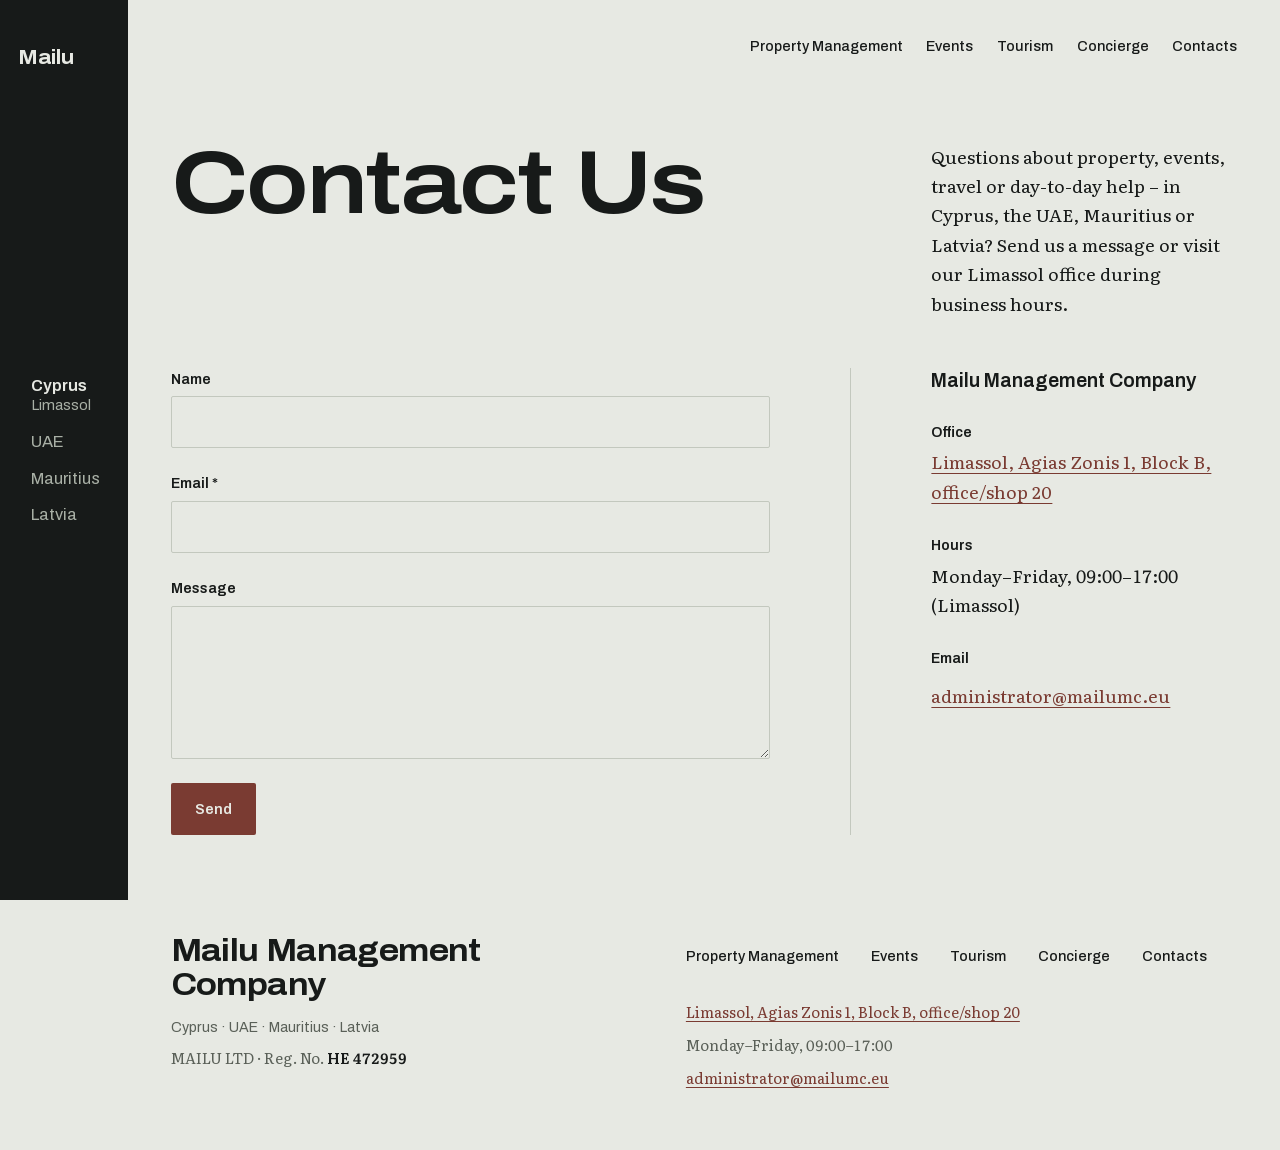
<file: contacts/index.html>
<!DOCTYPE html><!--YBMyzu_qZ03T_oK8B2Ocp--><html lang="en" class="__variable_afd4a3 __variable_526dcb"><head><meta charSet="utf-8"/><meta name="viewport" content="width=device-width, initial-scale=1"/><link rel="preload" href="/_next/static/media/a4f5b89dac3239e3-s.p.woff2" as="font" crossorigin="" type="font/woff2"/><link rel="preload" href="/_next/static/media/c214ffb7f5362987-s.p.woff2" as="font" crossorigin="" type="font/woff2"/><link rel="stylesheet" href="/_next/static/css/cbcf88c3d02b8939.css" data-precedence="next"/><link rel="preload" as="script" fetchPriority="low" href="/_next/static/chunks/webpack-4c0355c0fce75264.js"/><script src="/_next/static/chunks/4bd1b696-c023c6e3521b1417.js" async=""></script><script src="/_next/static/chunks/255-d999a7d6833d3983.js" async=""></script><script src="/_next/static/chunks/main-app-151fe4c6d230de30.js" async=""></script><script src="/_next/static/chunks/619-ba102abea3e3d0e4.js" async=""></script><script src="/_next/static/chunks/356-2d2ea6367bd21005.js" async=""></script><script src="/_next/static/chunks/app/page-fdc6acab14c906d0.js" async=""></script><script src="/_next/static/chunks/app/layout-4e3936aef20956c5.js" async=""></script><script src="/_next/static/chunks/app/contacts/page-fd382684d96fce2e.js" async=""></script><meta name="next-size-adjust" content=""/><title>Contact Mailu MC | Cyprus, UAE, Mauritius &amp; Latvia</title><meta name="description" content="Get in touch with Mailu Management Company – property, events, travel and concierge services across Cyprus, the UAE, Mauritius and Latvia."/><link rel="canonical" href="https://mailumc.eu/contacts/"/><meta property="og:title" content="Contact Mailu MC | Cyprus, UAE, Mauritius &amp; Latvia"/><meta property="og:description" content="Get in touch with Mailu Management Company – property, events, travel and concierge services across Cyprus, the UAE, Mauritius and Latvia."/><meta property="og:site_name" content="Mailu MC"/><meta property="og:image" content="https://mailumc.eu/og.jpg"/><meta property="og:image:width" content="1200"/><meta property="og:image:height" content="630"/><meta property="og:type" content="website"/><meta name="twitter:card" content="summary_large_image"/><meta name="twitter:title" content="Contact Mailu MC | Cyprus, UAE, Mauritius &amp; Latvia"/><meta name="twitter:description" content="Get in touch with Mailu Management Company – property, events, travel and concierge services across Cyprus, the UAE, Mauritius and Latvia."/><meta name="twitter:image" content="https://mailumc.eu/og.jpg"/><meta name="twitter:image:width" content="1200"/><meta name="twitter:image:height" content="630"/><link rel="icon" href="/icon.svg?781d108b3bc96f99" type="image/svg+xml" sizes="any"/><script src="/_next/static/chunks/polyfills-42372ed130431b0a.js" noModule=""></script></head><body><div hidden=""><!--$--><!--/$--></div><a class="ghost skip-link" href="#main">Skip to content</a><header class="bar gutter"><a class="wordmark bar-mark" href="/">Mailu</a><nav class="desk-nav" aria-label="Primary"><a class="nav-item" href="/property-management/">Property Management</a><a class="nav-item" href="/events/">Events</a><a class="nav-item" href="/tourism/">Tourism</a><a class="nav-item" href="/concierge/">Concierge</a><a class="nav-item" href="/contacts/">Contacts</a></nav><button type="button" class="ghost menu-toggle" aria-expanded="false" aria-controls="mailu-menu"><span class="menu-icon" aria-hidden="true"><span></span><span></span></span>Menu</button><div id="mailu-menu" class="menu gutter" role="dialog" aria-modal="true" aria-label="Menu" hidden=""><div class="menu-head"><span class="wordmark">Mailu</span><button type="button" class="ghost">Close</button></div><nav class="menu-nav" aria-label="Primary"><a class="menu-item t-heading-1" href="/">Home</a><a class="menu-item t-heading-1" href="/property-management/">Property Management</a><a class="menu-item t-heading-1" href="/events/">Events</a><a class="menu-item t-heading-1" href="/tourism/">Tourism</a><a class="menu-item t-heading-1" href="/concierge/">Concierge</a><a class="menu-item marker t-heading-1" aria-current="page" href="/contacts/">Contacts</a></nav><ul class="menu-juris t-nav" aria-label="Jurisdictions"><li data-current="">Cyprus</li><li>UAE</li><li>Mauritius</li><li>Latvia</li></ul></div></header><div aria-hidden="true" class="rail-sentinel"></div><div class="rail" data-dark="true"><a class="wordmark" href="/">Mailu</a><div class="rail-slot"><ul class="rail-block rail-state" data-juris="true" data-rise-rail="true" aria-label="Jurisdictions"><li class="rail-item" data-current=""><span>Cyprus<span class="rail-city">Limassol</span></span></li><li class="rail-item">UAE</li><li class="rail-item">Mauritius</li><li class="rail-item">Latvia</li></ul></div></div><ul class="strip gutter t-nav" aria-label="Jurisdictions"><li data-current="">Cyprus</li><li>UAE</li><li>Mauritius</li><li>Latvia</li></ul><main id="main" tabindex="-1" data-rhythm="tight"><section class="gutter ct-contact" aria-labelledby="contacts-heading"><div class="ct-head"><h1 class="t-display-1" id="contacts-heading">Contact Us</h1><p class="t-body-large ct-intro">Questions about property, events, travel or day-to-day help – in Cyprus, the UAE, Mauritius or Latvia? Send us a message or visit our Limassol office during business hours.</p></div><div class="ct-halves"><div class="ct-formwrap"><form class="ct-form" noValidate=""><div class="ct-field"><label class="t-nav" for="name">Name</label><input class="ct-input" id="name" type="text" autoComplete="name" name="name"/></div><div class="ct-field"><label class="t-nav" for="email">Email *</label><input class="ct-input" id="email" type="email" inputMode="email" autoComplete="email" required="" aria-describedby="email-error" name="email"/><p class="t-small ct-error" id="email-error" hidden=""></p></div><div class="ct-field"><label class="t-nav" for="message">Message</label><textarea class="ct-textarea" id="message" name="message"></textarea></div><input class="ct-honeypot" type="checkbox" tabindex="-1" autoComplete="off" aria-hidden="true" name="botcheck"/><button class="btn" type="submit">Send</button></form></div><hr class="ct-rule"/><div class="ct-office"><p class="t-list-dense ct-office-name">Mailu Management Company</p><dl class="ct-office-list"><dt class="t-nav ct-office-label">Office</dt><dd class="t-body ct-office-value"><a href="https://www.google.com/maps/search/?api=1&amp;query=Limassol%2C%20Agias%20Zonis%201%2C%20Block%20B%2C%20office%2Fshop%2020">Limassol, Agias Zonis 1, Block B, office/shop 20</a></dd><dt class="t-nav ct-office-label">Hours</dt><dd class="t-body ct-office-value tabular">Monday–Friday, 09:00–17:00 (Limassol)</dd><dt class="t-nav ct-office-label">Email</dt><dd class="t-body ct-office-value"><a href="mailto:administrator@mailumc.eu">administrator@mailumc.eu</a></dd></dl></div></div></section></main><!--$--><!--/$--><footer class="footer gutter"><h2 class="sr-only">Contact</h2><div class="footer-grid"><div><p class="wordmark-full">Mailu Management Company</p><p class="t-nav footer-reach">Cyprus · UAE · Mauritius · Latvia</p><p class="t-small footer-legal tabular">MAILU LTD<!-- --> · Reg. No.<!-- --> <span class="footer-reg">HE 472959</span></p></div><div><nav class="footer-nav" aria-label="Footer"><a class="nav-item" href="/property-management/">Property Management</a><a class="nav-item" href="/events/">Events</a><a class="nav-item" href="/tourism/">Tourism</a><a class="nav-item" href="/concierge/">Concierge</a><a class="nav-item" href="/contacts/">Contacts</a></nav></div></div></footer><script src="/_next/static/chunks/webpack-4c0355c0fce75264.js" id="_R_" async=""></script><script>(self.__next_f=self.__next_f||[]).push([0])</script><script>self.__next_f.push([1,"1:\"$Sreact.fragment\"\n2:I[2619,[\"619\",\"static/chunks/619-ba102abea3e3d0e4.js\",\"356\",\"static/chunks/356-2d2ea6367bd21005.js\",\"974\",\"static/chunks/app/page-fdc6acab14c906d0.js\"],\"\"]\n3:I[5615,[\"619\",\"static/chunks/619-ba102abea3e3d0e4.js\",\"177\",\"static/chunks/app/layout-4e3936aef20956c5.js\"],\"default\"]\n4:I[8635,[\"619\",\"static/chunks/619-ba102abea3e3d0e4.js\",\"177\",\"static/chunks/app/layout-4e3936aef20956c5.js\"],\"default\"]\n5:I[9766,[],\"\"]\n6:I[8924,[],\"\"]\n7:I[2822,[\"619\",\"static/chunks/619-ba102abea3e3d0e4.js\",\"177\",\"static/chunks/app/layout-4e3936aef20956c5.js\"],\"default\"]\n8:I[4503,[\"102\",\"static/chunks/app/contacts/page-fd382684d96fce2e.js\"],\"default\"]\n9:I[4431,[],\"OutletBoundary\"]\nb:I[5278,[],\"AsyncMetadataOutlet\"]\ne:I[7150,[],\"\"]\n:HL[\"/_next/static/media/a4f5b89dac3239e3-s.p.woff2\",\"font\",{\"crossOrigin\":\"\",\"type\":\"font/woff2\"}]\n:HL[\"/_next/static/media/c214ffb7f5362987-s.p.woff2\",\"font\",{\"crossOrigin\":\"\",\"type\":\"font/woff2\"}]\n:HL[\"/_next/static/css/cbcf88c3d02b8939.css\",\"style\"]\n"])</script><script>self.__next_f.push([1,"0:{\"P\":null,\"b\":\"YBMyzu-qZ03T-oK8B2Ocp\",\"p\":\"\",\"c\":[\"\",\"contacts\",\"\"],\"i\":false,\"f\":[[[\"\",{\"children\":[\"contacts\",{\"children\":[\"__PAGE__\",{}]}]},\"$undefined\",\"$undefined\",true],[\"\",[\"$\",\"$1\",\"c\",{\"children\":[[[\"$\",\"link\",\"0\",{\"rel\":\"stylesheet\",\"href\":\"/_next/static/css/cbcf88c3d02b8939.css\",\"precedence\":\"next\",\"crossOrigin\":\"$undefined\",\"nonce\":\"$undefined\"}]],[\"$\",\"html\",null,{\"lang\":\"en\",\"className\":\"__variable_afd4a3 __variable_526dcb\",\"children\":[\"$\",\"body\",null,{\"children\":[[\"$\",\"a\",null,{\"className\":\"ghost skip-link\",\"href\":\"#main\",\"children\":\"Skip to content\"}],[\"$\",\"header\",null,{\"className\":\"bar gutter\",\"children\":[[\"$\",\"$L2\",null,{\"className\":\"wordmark bar-mark\",\"href\":\"/\",\"children\":\"Mailu\"}],[\"$\",\"nav\",null,{\"className\":\"desk-nav\",\"aria-label\":\"Primary\",\"children\":[[\"$\",\"$L2\",\"property-management\",{\"className\":\"nav-item\",\"href\":\"/property-management/\",\"children\":\"Property Management\"}],[\"$\",\"$L2\",\"events\",{\"className\":\"nav-item\",\"href\":\"/events/\",\"children\":\"Events\"}],[\"$\",\"$L2\",\"tourism\",{\"className\":\"nav-item\",\"href\":\"/tourism/\",\"children\":\"Tourism\"}],[\"$\",\"$L2\",\"concierge\",{\"className\":\"nav-item\",\"href\":\"/concierge/\",\"children\":\"Concierge\"}],[\"$\",\"$L2\",\"contacts\",{\"className\":\"nav-item\",\"href\":\"/contacts/\",\"children\":\"Contacts\"}]]}],[\"$\",\"$L3\",null,{}]]}],[\"$\",\"$L4\",null,{}],[\"$\",\"$L5\",null,{\"parallelRouterKey\":\"children\",\"error\":\"$undefined\",\"errorStyles\":\"$undefined\",\"errorScripts\":\"$undefined\",\"template\":[\"$\",\"$L6\",null,{}],\"templateStyles\":\"$undefined\",\"templateScripts\":\"$undefined\",\"notFound\":[[[\"$\",\"title\",null,{\"children\":\"404: This page could not be found.\"}],[\"$\",\"div\",null,{\"style\":{\"fontFamily\":\"system-ui,\\\"Segoe UI\\\",Roboto,Helvetica,Arial,sans-serif,\\\"Apple Color Emoji\\\",\\\"Segoe UI Emoji\\\"\",\"height\":\"100vh\",\"textAlign\":\"center\",\"display\":\"flex\",\"flexDirection\":\"column\",\"alignItems\":\"center\",\"justifyContent\":\"center\"},\"children\":[\"$\",\"div\",null,{\"children\":[[\"$\",\"style\",null,{\"dangerouslySetInnerHTML\":{\"__html\":\"body{color:#000;background:#fff;margin:0}.next-error-h1{border-right:1px solid rgba(0,0,0,.3)}@media (prefers-color-scheme:dark){body{color:#fff;background:#000}.next-error-h1{border-right:1px solid rgba(255,255,255,.3)}}\"}}],[\"$\",\"h1\",null,{\"className\":\"next-error-h1\",\"style\":{\"display\":\"inline-block\",\"margin\":\"0 20px 0 0\",\"padding\":\"0 23px 0 0\",\"fontSize\":24,\"fontWeight\":500,\"verticalAlign\":\"top\",\"lineHeight\":\"49px\"},\"children\":404}],[\"$\",\"div\",null,{\"style\":{\"display\":\"inline-block\"},\"children\":[\"$\",\"h2\",null,{\"style\":{\"fontSize\":14,\"fontWeight\":400,\"lineHeight\":\"49px\",\"margin\":0},\"children\":\"This page could not be found.\"}]}]]}]}]],[]],\"forbidden\":\"$undefined\",\"unauthorized\":\"$undefined\"}],[\"$\",\"$L7\",null,{}]]}]}]]}],{\"children\":[\"contacts\",[\"$\",\"$1\",\"c\",{\"children\":[null,[\"$\",\"$L5\",null,{\"parallelRouterKey\":\"children\",\"error\":\"$undefined\",\"errorStyles\":\"$undefined\",\"errorScripts\":\"$undefined\",\"template\":[\"$\",\"$L6\",null,{}],\"templateStyles\":\"$undefined\",\"templateScripts\":\"$undefined\",\"notFound\":\"$undefined\",\"forbidden\":\"$undefined\",\"unauthorized\":\"$undefined\"}]]}],{\"children\":[\"__PAGE__\",[\"$\",\"$1\",\"c\",{\"children\":[[\"$\",\"main\",null,{\"id\":\"main\",\"tabIndex\":-1,\"data-rhythm\":\"tight\",\"children\":[\"$\",\"section\",null,{\"className\":\"gutter ct-contact\",\"aria-labelledby\":\"contacts-heading\",\"children\":[[\"$\",\"div\",null,{\"className\":\"ct-head\",\"children\":[[\"$\",\"h1\",null,{\"className\":\"t-display-1\",\"id\":\"contacts-heading\",\"children\":\"Contact Us\"}],[\"$\",\"p\",null,{\"className\":\"t-body-large ct-intro\",\"children\":\"Questions about property, events, travel or day-to-day help – in Cyprus, the UAE, Mauritius or Latvia? Send us a message or visit our Limassol office during business hours.\"}]]}],[\"$\",\"div\",null,{\"className\":\"ct-halves\",\"children\":[[\"$\",\"$L8\",null,{}],[\"$\",\"hr\",null,{\"className\":\"ct-rule\"}],[\"$\",\"div\",null,{\"className\":\"ct-office\",\"children\":[[\"$\",\"p\",null,{\"className\":\"t-list-dense ct-office-name\",\"children\":\"Mailu Management Company\"}],[\"$\",\"dl\",null,{\"className\":\"ct-office-list\",\"children\":[[\"$\",\"dt\",null,{\"className\":\"t-nav ct-office-label\",\"children\":\"Office\"}],[\"$\",\"dd\",null,{\"className\":\"t-body ct-office-value\",\"children\":[\"$\",\"a\",null,{\"href\":\"https://www.google.com/maps/search/?api=1\u0026query=Limassol%2C%20Agias%20Zonis%201%2C%20Block%20B%2C%20office%2Fshop%2020\",\"children\":\"Limassol, Agias Zonis 1, Block B, office/shop 20\"}]}],[\"$\",\"dt\",null,{\"className\":\"t-nav ct-office-label\",\"children\":\"Hours\"}],[\"$\",\"dd\",null,{\"className\":\"t-body ct-office-value tabular\",\"children\":\"Monday–Friday, 09:00–17:00 (Limassol)\"}],[\"$\",\"dt\",null,{\"className\":\"t-nav ct-office-label\",\"children\":\"Email\"}],[\"$\",\"dd\",null,{\"className\":\"t-body ct-office-value\",\"children\":[\"$\",\"a\",null,{\"href\":\"mailto:administrator@mailumc.eu\",\"children\":\"administrator@mailumc.eu\"}]}]]}]]}]]}]]}]}],null,[\"$\",\"$L9\",null,{\"children\":[\"$La\",[\"$\",\"$Lb\",null,{\"promise\":\"$@c\"}]]}]]}],{},null,false]},null,false]},null,false],\"$Ld\",false]],\"m\":\"$undefined\",\"G\":[\"$e\",[]],\"s\":false,\"S\":true}\n"])</script><script>self.__next_f.push([1,"f:I[4431,[],\"ViewportBoundary\"]\n11:I[4431,[],\"MetadataBoundary\"]\n12:\"$Sreact.suspense\"\nd:[\"$\",\"$1\",\"h\",{\"children\":[null,[[\"$\",\"$Lf\",null,{\"children\":\"$L10\"}],[\"$\",\"meta\",null,{\"name\":\"next-size-adjust\",\"content\":\"\"}]],[\"$\",\"$L11\",null,{\"children\":[\"$\",\"div\",null,{\"hidden\":true,\"children\":[\"$\",\"$12\",null,{\"fallback\":null,\"children\":\"$L13\"}]}]}]]}]\n"])</script><script>self.__next_f.push([1,"10:[[\"$\",\"meta\",\"0\",{\"charSet\":\"utf-8\"}],[\"$\",\"meta\",\"1\",{\"name\":\"viewport\",\"content\":\"width=device-width, initial-scale=1\"}]]\na:null\n"])</script><script>self.__next_f.push([1,"14:I[622,[],\"IconMark\"]\n"])</script><script>self.__next_f.push([1,"c:{\"metadata\":[[\"$\",\"title\",\"0\",{\"children\":\"Contact Mailu MC | Cyprus, UAE, Mauritius \u0026 Latvia\"}],[\"$\",\"meta\",\"1\",{\"name\":\"description\",\"content\":\"Get in touch with Mailu Management Company – property, events, travel and concierge services across Cyprus, the UAE, Mauritius and Latvia.\"}],[\"$\",\"link\",\"2\",{\"rel\":\"canonical\",\"href\":\"https://mailumc.eu/contacts/\"}],[\"$\",\"meta\",\"3\",{\"property\":\"og:title\",\"content\":\"Contact Mailu MC | Cyprus, UAE, Mauritius \u0026 Latvia\"}],[\"$\",\"meta\",\"4\",{\"property\":\"og:description\",\"content\":\"Get in touch with Mailu Management Company – property, events, travel and concierge services across Cyprus, the UAE, Mauritius and Latvia.\"}],[\"$\",\"meta\",\"5\",{\"property\":\"og:site_name\",\"content\":\"Mailu MC\"}],[\"$\",\"meta\",\"6\",{\"property\":\"og:image\",\"content\":\"https://mailumc.eu/og.jpg\"}],[\"$\",\"meta\",\"7\",{\"property\":\"og:image:width\",\"content\":\"1200\"}],[\"$\",\"meta\",\"8\",{\"property\":\"og:image:height\",\"content\":\"630\"}],[\"$\",\"meta\",\"9\",{\"property\":\"og:type\",\"content\":\"website\"}],[\"$\",\"meta\",\"10\",{\"name\":\"twitter:card\",\"content\":\"summary_large_image\"}],[\"$\",\"meta\",\"11\",{\"name\":\"twitter:title\",\"content\":\"Contact Mailu MC | Cyprus, UAE, Mauritius \u0026 Latvia\"}],[\"$\",\"meta\",\"12\",{\"name\":\"twitter:description\",\"content\":\"Get in touch with Mailu Management Company – property, events, travel and concierge services across Cyprus, the UAE, Mauritius and Latvia.\"}],[\"$\",\"meta\",\"13\",{\"name\":\"twitter:image\",\"content\":\"https://mailumc.eu/og.jpg\"}],[\"$\",\"meta\",\"14\",{\"name\":\"twitter:image:width\",\"content\":\"1200\"}],[\"$\",\"meta\",\"15\",{\"name\":\"twitter:image:height\",\"content\":\"630\"}],[\"$\",\"link\",\"16\",{\"rel\":\"icon\",\"href\":\"/icon.svg?781d108b3bc96f99\",\"type\":\"image/svg+xml\",\"sizes\":\"any\"}],[\"$\",\"$L14\",\"17\",{}]],\"error\":null,\"digest\":\"$undefined\"}\n"])</script><script>self.__next_f.push([1,"13:\"$c:metadata\"\n"])</script></body></html>
</file>
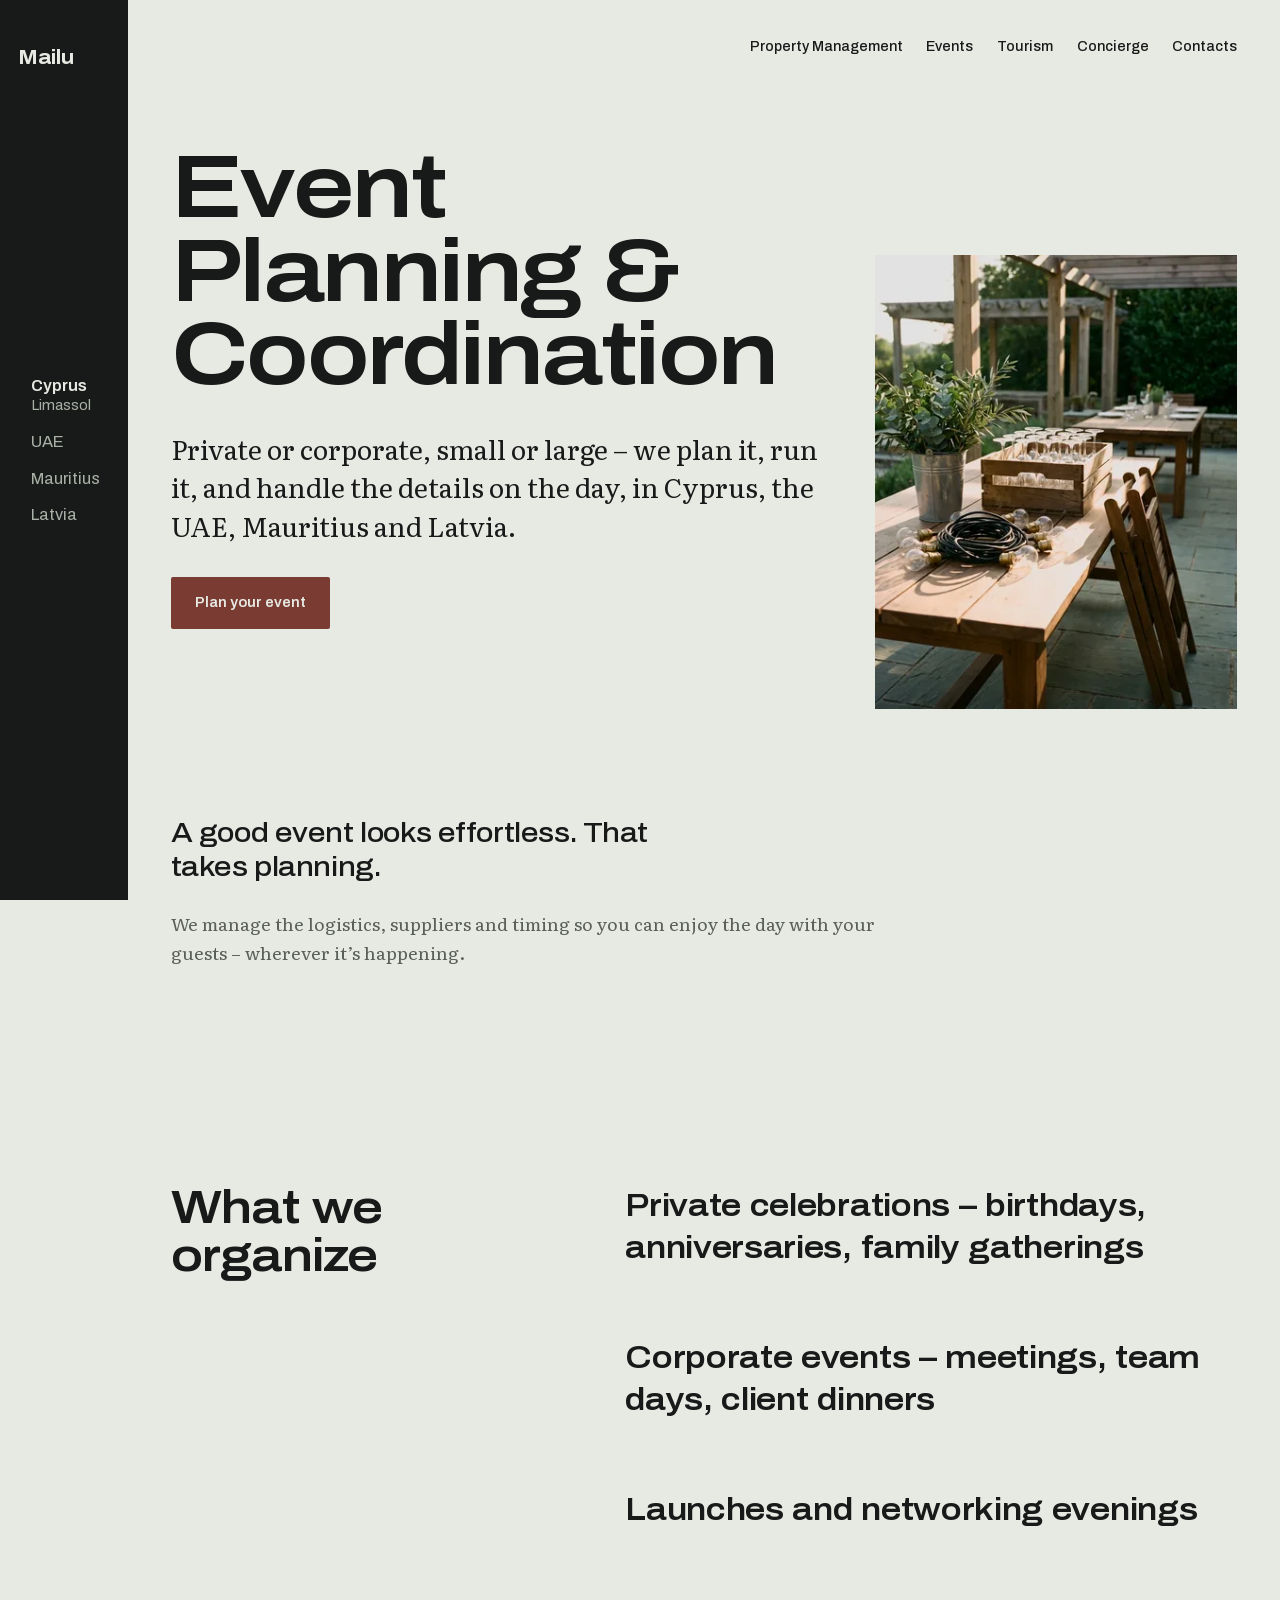
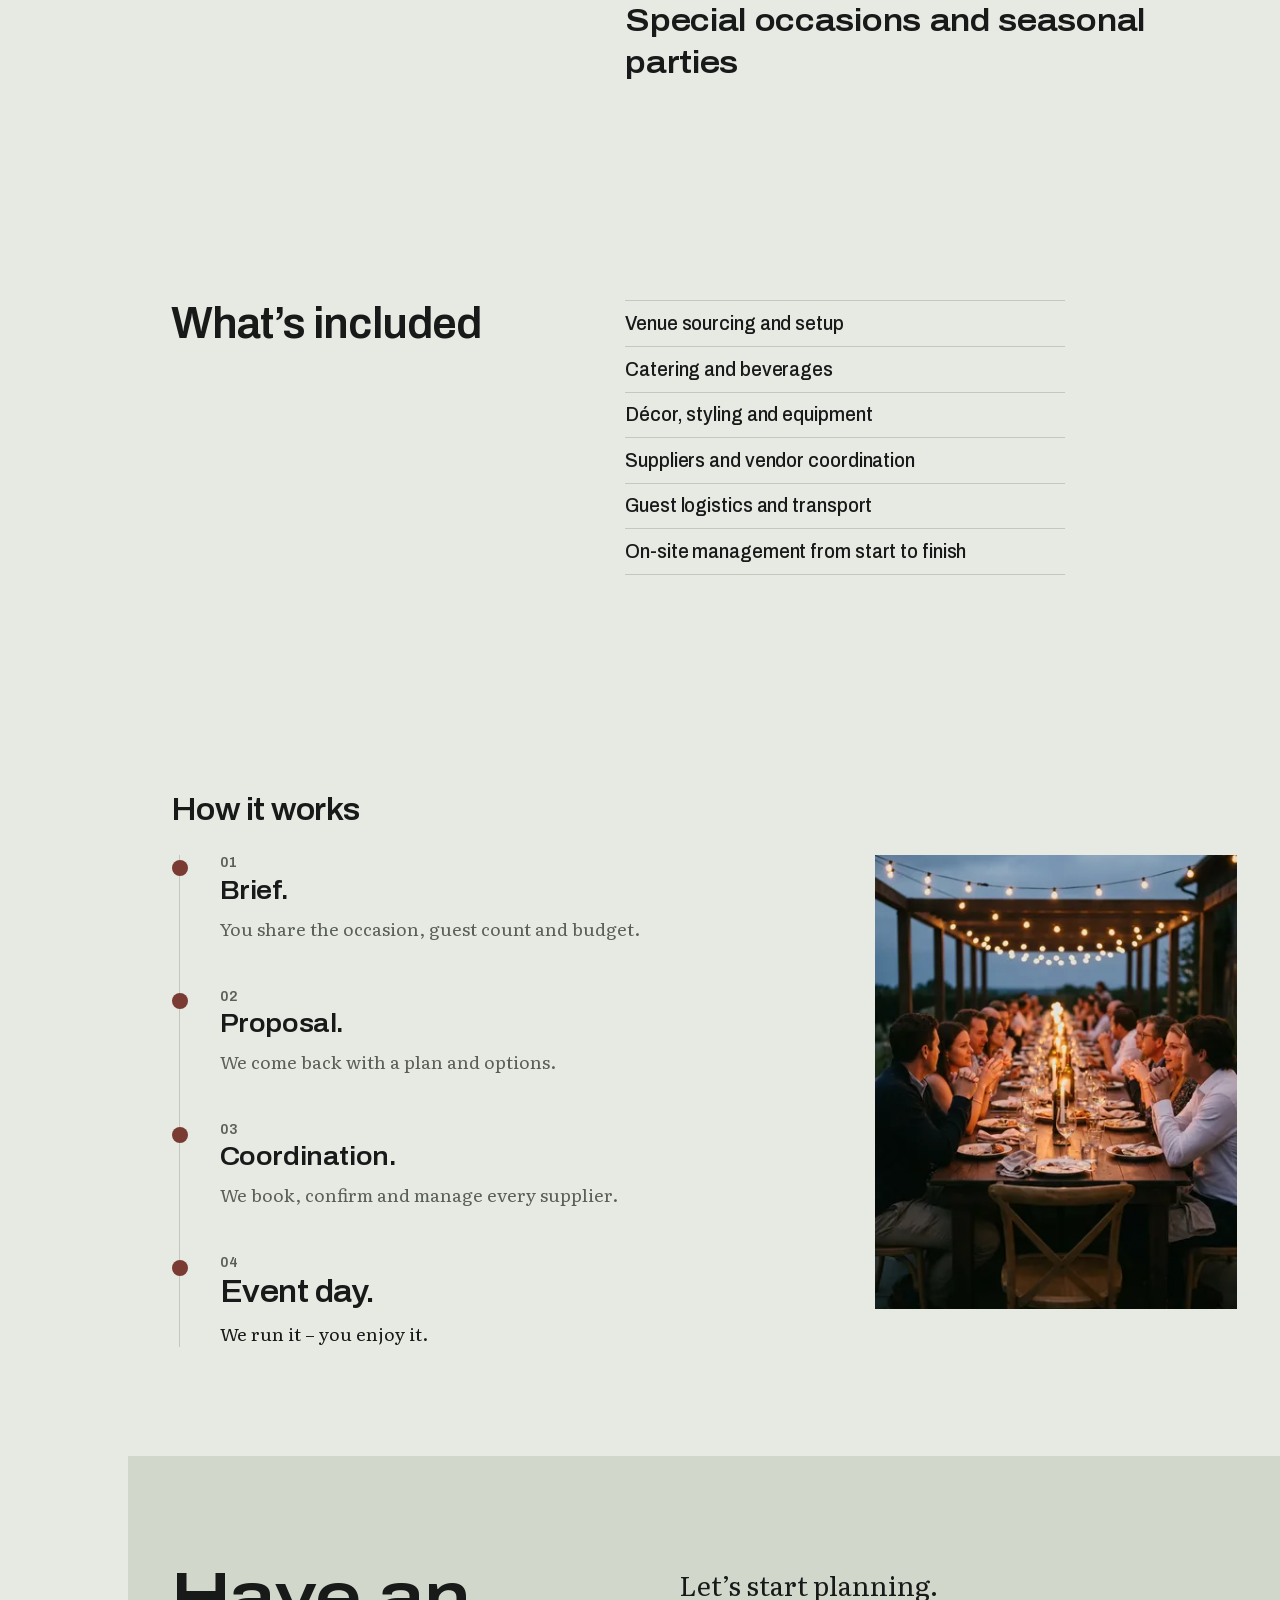
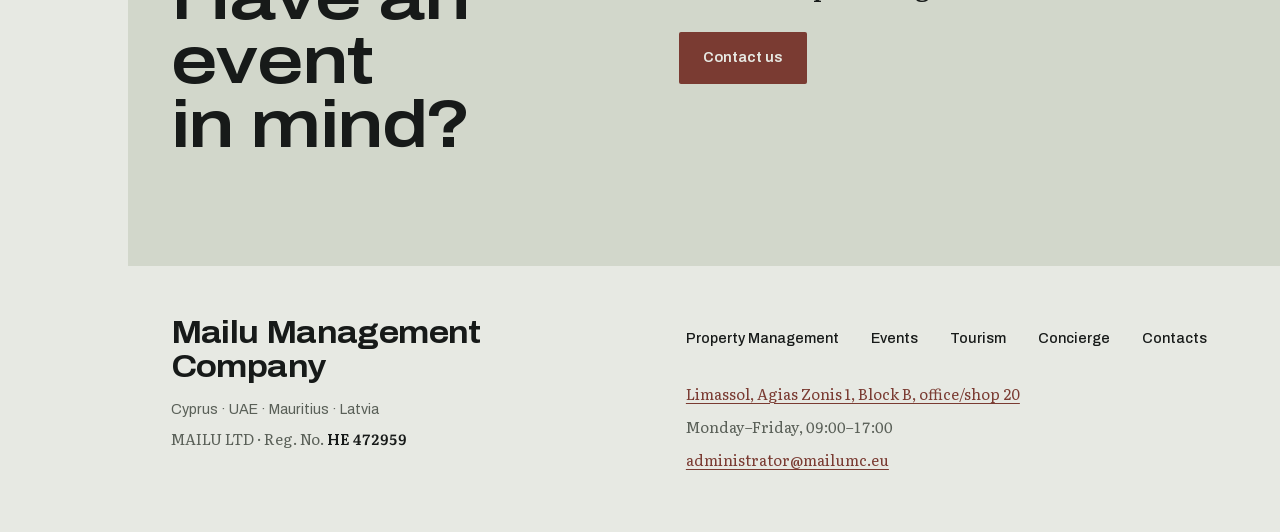
<file: events/index.html>
<!DOCTYPE html><!--YBMyzu_qZ03T_oK8B2Ocp--><html lang="en" class="__variable_afd4a3 __variable_526dcb"><head><meta charSet="utf-8"/><meta name="viewport" content="width=device-width, initial-scale=1"/><link rel="preload" href="/_next/static/media/a4f5b89dac3239e3-s.p.woff2" as="font" crossorigin="" type="font/woff2"/><link rel="preload" href="/_next/static/media/c214ffb7f5362987-s.p.woff2" as="font" crossorigin="" type="font/woff2"/><link rel="preload" as="image" imageSrcSet="/images/w/384/ev-terrace.webp 384w, /images/w/640/ev-terrace.webp 640w, /images/w/960/ev-terrace.webp 960w, /images/ev-terrace.webp 1280w, /images/ev-terrace.webp 1920w, /images/ev-terrace.webp 2560w" imageSizes="(min-width: 1024px) calc((100vw - 128px) * 0.325), 100vw" fetchPriority="high"/><link rel="stylesheet" href="/_next/static/css/cbcf88c3d02b8939.css" data-precedence="next"/><link rel="preload" as="script" fetchPriority="low" href="/_next/static/chunks/webpack-4c0355c0fce75264.js"/><script src="/_next/static/chunks/4bd1b696-c023c6e3521b1417.js" async=""></script><script src="/_next/static/chunks/255-d999a7d6833d3983.js" async=""></script><script src="/_next/static/chunks/main-app-151fe4c6d230de30.js" async=""></script><script src="/_next/static/chunks/619-ba102abea3e3d0e4.js" async=""></script><script src="/_next/static/chunks/356-2d2ea6367bd21005.js" async=""></script><script src="/_next/static/chunks/app/events/page-fdc6acab14c906d0.js" async=""></script><script src="/_next/static/chunks/app/layout-4e3936aef20956c5.js" async=""></script><meta name="next-size-adjust" content=""/><title>Event Planning in Cyprus, UAE, Mauritius &amp; Latvia | Mailu MC</title><meta name="description" content="Private and corporate event planning across Cyprus, the UAE, Mauritius and Latvia – venues, catering, décor and full on-site coordination."/><link rel="canonical" href="https://mailumc.eu/events/"/><meta property="og:title" content="Event Planning in Cyprus, UAE, Mauritius &amp; Latvia | Mailu MC"/><meta property="og:description" content="Private and corporate event planning across Cyprus, the UAE, Mauritius and Latvia – venues, catering, décor and full on-site coordination."/><meta property="og:site_name" content="Mailu MC"/><meta property="og:image" content="https://mailumc.eu/og.jpg"/><meta property="og:image:width" content="1200"/><meta property="og:image:height" content="630"/><meta property="og:type" content="website"/><meta name="twitter:card" content="summary_large_image"/><meta name="twitter:title" content="Event Planning in Cyprus, UAE, Mauritius &amp; Latvia | Mailu MC"/><meta name="twitter:description" content="Private and corporate event planning across Cyprus, the UAE, Mauritius and Latvia – venues, catering, décor and full on-site coordination."/><meta name="twitter:image" content="https://mailumc.eu/og.jpg"/><meta name="twitter:image:width" content="1200"/><meta name="twitter:image:height" content="630"/><link rel="icon" href="/icon.svg?781d108b3bc96f99" type="image/svg+xml" sizes="any"/><script src="/_next/static/chunks/polyfills-42372ed130431b0a.js" noModule=""></script></head><body><div hidden=""><!--$--><!--/$--></div><a class="ghost skip-link" href="#main">Skip to content</a><header class="bar gutter"><a class="wordmark bar-mark" href="/">Mailu</a><nav class="desk-nav" aria-label="Primary"><a class="nav-item" href="/property-management/">Property Management</a><a class="nav-item" href="/events/">Events</a><a class="nav-item" href="/tourism/">Tourism</a><a class="nav-item" href="/concierge/">Concierge</a><a class="nav-item" href="/contacts/">Contacts</a></nav><button type="button" class="ghost menu-toggle" aria-expanded="false" aria-controls="mailu-menu"><span class="menu-icon" aria-hidden="true"><span></span><span></span></span>Menu</button><div id="mailu-menu" class="menu gutter" role="dialog" aria-modal="true" aria-label="Menu" hidden=""><div class="menu-head"><span class="wordmark">Mailu</span><button type="button" class="ghost">Close</button></div><nav class="menu-nav" aria-label="Primary"><a class="menu-item t-heading-1" href="/">Home</a><a class="menu-item t-heading-1" href="/property-management/">Property Management</a><a class="menu-item marker t-heading-1" aria-current="page" href="/events/">Events</a><a class="menu-item t-heading-1" href="/tourism/">Tourism</a><a class="menu-item t-heading-1" href="/concierge/">Concierge</a><a class="menu-item t-heading-1" href="/contacts/">Contacts</a></nav><ul class="menu-juris t-nav" aria-label="Jurisdictions"><li data-current="">Cyprus</li><li>UAE</li><li>Mauritius</li><li>Latvia</li></ul></div></header><div aria-hidden="true" class="rail-sentinel"></div><noscript><style>[data-rail-state] [data-juris]{opacity:0;visibility:hidden}
[data-rail-state] [data-sections]{opacity:1;visibility:visible;transform:none}</style></noscript><div class="rail" data-dark="true" data-rail-state="jurisdictions"><a class="wordmark" href="/">Mailu</a><div class="rail-slot"><ul class="rail-block rail-state" data-juris="true" data-rise-rail="true" aria-label="Jurisdictions"><li class="rail-item" data-current=""><span>Cyprus<span class="rail-city">Limassol</span></span></li><li class="rail-item">UAE</li><li class="rail-item">Mauritius</li><li class="rail-item">Latvia</li></ul><nav class="rail-block rail-state rail-sections" data-sections="true" aria-label="Sections"><a class="rail-item" href="/">Home</a><a class="rail-item" href="/property-management/">Property</a><span class="rail-item marker" aria-current="page">Events</span><a class="rail-item" href="/tourism/">Tourism</a><a class="rail-item" href="/concierge/">Concierge</a><a class="rail-item" href="/contacts/">Contacts</a></nav></div></div><ul class="strip gutter t-nav" aria-label="Jurisdictions"><li data-current="">Cyprus</li><li>UAE</li><li>Mauritius</li><li>Latvia</li></ul><main id="main" tabindex="-1" data-rhythm="normal"><section class="hero gutter" data-hero-size="page"><div class="hero-text" data-rise="true"><h1 class="t-display-1">Event Planning &amp; Coordination</h1><p class="t-body-large hero-promise">Private or corporate, small or large – we plan it, run it, and handle the details on the day, in Cyprus, the UAE, Mauritius and Latvia.</p><a class="btn" href="/contacts/">Plan your event</a></div><div class="hero-media"><img alt="A terrace table laid an hour before the guests arrive. A string of festoon lights lies coiled on it, beside a crate of spare bulbs." fetchPriority="high" width="1200" height="1500" decoding="async" data-nimg="1" class="frame" style="color:transparent;aspect-ratio:1200 / 1500;background-size:cover;background-position:50% 50%;background-repeat:no-repeat;background-image:url(&quot;data:image/svg+xml;charset=utf-8,%3Csvg xmlns=&#x27;http://www.w3.org/2000/svg&#x27; viewBox=&#x27;0 0 1200 1500&#x27;%3E%3Cfilter id=&#x27;b&#x27; color-interpolation-filters=&#x27;sRGB&#x27;%3E%3CfeGaussianBlur stdDeviation=&#x27;20&#x27;/%3E%3CfeColorMatrix values=&#x27;1 0 0 0 0 0 1 0 0 0 0 0 1 0 0 0 0 0 100 -1&#x27; result=&#x27;s&#x27;/%3E%3CfeFlood x=&#x27;0&#x27; y=&#x27;0&#x27; width=&#x27;100%25&#x27; height=&#x27;100%25&#x27;/%3E%3CfeComposite operator=&#x27;out&#x27; in=&#x27;s&#x27;/%3E%3CfeComposite in2=&#x27;SourceGraphic&#x27;/%3E%3CfeGaussianBlur stdDeviation=&#x27;20&#x27;/%3E%3C/filter%3E%3Cimage width=&#x27;100%25&#x27; height=&#x27;100%25&#x27; x=&#x27;0&#x27; y=&#x27;0&#x27; preserveAspectRatio=&#x27;none&#x27; style=&#x27;filter: url(%23b);&#x27; href=&#x27;[data-uri]&#x27;/%3E%3C/svg%3E&quot;)" sizes="(min-width: 1024px) calc((100vw - 128px) * 0.325), 100vw" srcSet="/images/w/384/ev-terrace.webp 384w, /images/w/640/ev-terrace.webp 640w, /images/w/960/ev-terrace.webp 960w, /images/ev-terrace.webp 1280w, /images/ev-terrace.webp 1920w, /images/ev-terrace.webp 2560w" src="/images/ev-terrace.webp"/></div></section><section class="intro gutter"><h2 class="sr-only">Introduction</h2><p class="ev-thesis">A good event looks effortless. That takes planning.</p><p class="t-body intro-detail">We manage the logistics, suppliers and timing so you can enjoy the day with your guests – wherever it’s happening.</p></section><section class="gutter ev-register" data-register="wide"><h2 class="t-heading-1 wdth-118">What we organize</h2><ul class="ev-occasions"><li class="t-heading-2 wdth-116">Private celebrations – birthdays, anniversaries, family gatherings</li><li class="t-heading-2 wdth-116">Corporate events – meetings, team days, client dinners</li><li class="t-heading-2 wdth-116">Launches and networking evenings</li><li class="t-heading-2 wdth-116">Special occasions and seasonal parties</li></ul></section><section class="gutter ev-register" data-register="dense"><h2 class="t-heading-1 wdth-96">What’s included</h2><ul class="ev-logistics t-list-dense wdth-96"><li>Venue sourcing and setup</li><li>Catering and beverages</li><li>Décor, styling and equipment</li><li>Suppliers and vendor coordination</li><li>Guest logistics and transport</li><li>On-site management from start to finish</li></ul></section><section class="steps gutter ev-steps" data-steps="spine"><h2 class="t-heading-2">How it works</h2><div class="steps-spread"><ol class="steps-list"><li class="step"><span aria-hidden="true" class="step-num tabular">01</span><h3 class="step-term">Brief.</h3><p class="step-text">You share the occasion, guest count and budget.</p></li><li class="step"><span aria-hidden="true" class="step-num tabular">02</span><h3 class="step-term">Proposal.</h3><p class="step-text">We come back with a plan and options.</p></li><li class="step"><span aria-hidden="true" class="step-num tabular">03</span><h3 class="step-term">Coordination.</h3><p class="step-text">We book, confirm and manage every supplier.</p></li><li class="step" data-last="true"><span aria-hidden="true" class="step-num tabular">04</span><h3 class="step-term">Event day.</h3><p class="step-text">We run it – you enjoy it.</p></li></ol><div class="steps-media"><img alt="The same terrace in the evening, the festoon lights now lit above a long table. Guests sit along both sides." loading="lazy" width="1200" height="1500" decoding="async" data-nimg="1" class="frame" style="color:transparent;aspect-ratio:1200 / 1500;background-size:cover;background-position:50% 50%;background-repeat:no-repeat;background-image:url(&quot;data:image/svg+xml;charset=utf-8,%3Csvg xmlns=&#x27;http://www.w3.org/2000/svg&#x27; viewBox=&#x27;0 0 1200 1500&#x27;%3E%3Cfilter id=&#x27;b&#x27; color-interpolation-filters=&#x27;sRGB&#x27;%3E%3CfeGaussianBlur stdDeviation=&#x27;20&#x27;/%3E%3CfeColorMatrix values=&#x27;1 0 0 0 0 0 1 0 0 0 0 0 1 0 0 0 0 0 100 -1&#x27; result=&#x27;s&#x27;/%3E%3CfeFlood x=&#x27;0&#x27; y=&#x27;0&#x27; width=&#x27;100%25&#x27; height=&#x27;100%25&#x27;/%3E%3CfeComposite operator=&#x27;out&#x27; in=&#x27;s&#x27;/%3E%3CfeComposite in2=&#x27;SourceGraphic&#x27;/%3E%3CfeGaussianBlur stdDeviation=&#x27;20&#x27;/%3E%3C/filter%3E%3Cimage width=&#x27;100%25&#x27; height=&#x27;100%25&#x27; x=&#x27;0&#x27; y=&#x27;0&#x27; preserveAspectRatio=&#x27;none&#x27; style=&#x27;filter: url(%23b);&#x27; href=&#x27;[data-uri]&#x27;/%3E%3C/svg%3E&quot;)" sizes="(min-width: 1024px) calc((100vw - 128px) * 0.325), 100vw" srcSet="/images/w/384/ev-guests.webp 384w, /images/w/640/ev-guests.webp 640w, /images/w/960/ev-guests.webp 960w, /images/ev-guests.webp 1280w, /images/ev-guests.webp 1920w, /images/ev-guests.webp 2560w" src="/images/ev-guests.webp"/></div></div></section><section class="cta-band gutter"><h2 class="t-display-2 wdth-118">Have an event in mind?</h2><div class="cta-body"><p class="t-body-large">Let’s start planning.</p><a class="btn" href="/contacts/">Contact us</a></div></section></main><!--$--><!--/$--><footer class="footer gutter"><h2 class="sr-only">Contact</h2><div class="footer-grid"><div><p class="wordmark-full">Mailu Management Company</p><p class="t-nav footer-reach">Cyprus · UAE · Mauritius · Latvia</p><p class="t-small footer-legal tabular">MAILU LTD<!-- --> · Reg. No.<!-- --> <span class="footer-reg">HE 472959</span></p></div><div><nav class="footer-nav" aria-label="Footer"><a class="nav-item" href="/property-management/">Property Management</a><a class="nav-item" href="/events/">Events</a><a class="nav-item" href="/tourism/">Tourism</a><a class="nav-item" href="/concierge/">Concierge</a><a class="nav-item" href="/contacts/">Contacts</a></nav><p class="t-small footer-detail"><a href="https://www.google.com/maps/search/?api=1&amp;query=Limassol%2C%20Agias%20Zonis%201%2C%20Block%20B%2C%20office%2Fshop%2020">Limassol, Agias Zonis 1, Block B, office/shop 20</a></p><p class="t-small footer-detail tabular">Monday–Friday, 09:00–17:00</p><p class="t-small footer-detail"><a href="mailto:administrator@mailumc.eu">administrator@mailumc.eu</a></p></div></div></footer><script src="/_next/static/chunks/webpack-4c0355c0fce75264.js" id="_R_" async=""></script><script>(self.__next_f=self.__next_f||[]).push([0])</script><script>self.__next_f.push([1,"1:\"$Sreact.fragment\"\n2:I[2619,[\"619\",\"static/chunks/619-ba102abea3e3d0e4.js\",\"356\",\"static/chunks/356-2d2ea6367bd21005.js\",\"634\",\"static/chunks/app/events/page-fdc6acab14c906d0.js\"],\"\"]\n3:I[5615,[\"619\",\"static/chunks/619-ba102abea3e3d0e4.js\",\"177\",\"static/chunks/app/layout-4e3936aef20956c5.js\"],\"default\"]\n4:I[8635,[\"619\",\"static/chunks/619-ba102abea3e3d0e4.js\",\"177\",\"static/chunks/app/layout-4e3936aef20956c5.js\"],\"default\"]\n5:I[9766,[],\"\"]\n6:I[8924,[],\"\"]\n7:I[2822,[\"619\",\"static/chunks/619-ba102abea3e3d0e4.js\",\"177\",\"static/chunks/app/layout-4e3936aef20956c5.js\"],\"default\"]\n8:I[1356,[\"619\",\"static/chunks/619-ba102abea3e3d0e4.js\",\"356\",\"static/chunks/356-2d2ea6367bd21005.js\",\"634\",\"static/chunks/app/events/page-fdc6acab14c906d0.js\"],\"Image\"]\nf:I[7150,[],\"\"]\n:HL[\"/_next/static/media/a4f5b89dac3239e3-s.p.woff2\",\"font\",{\"crossOrigin\":\"\",\"type\":\"font/woff2\"}]\n:HL[\"/_next/static/media/c214ffb7f5362987-s.p.woff2\",\"font\",{\"crossOrigin\":\"\",\"type\":\"font/woff2\"}]\n:HL[\"/_next/static/css/cbcf88c3d02b8939.css\",\"style\"]\n"])</script><script>self.__next_f.push([1,"0:{\"P\":null,\"b\":\"YBMyzu-qZ03T-oK8B2Ocp\",\"p\":\"\",\"c\":[\"\",\"events\",\"\"],\"i\":false,\"f\":[[[\"\",{\"children\":[\"events\",{\"children\":[\"__PAGE__\",{}]}]},\"$undefined\",\"$undefined\",true],[\"\",[\"$\",\"$1\",\"c\",{\"children\":[[[\"$\",\"link\",\"0\",{\"rel\":\"stylesheet\",\"href\":\"/_next/static/css/cbcf88c3d02b8939.css\",\"precedence\":\"next\",\"crossOrigin\":\"$undefined\",\"nonce\":\"$undefined\"}]],[\"$\",\"html\",null,{\"lang\":\"en\",\"className\":\"__variable_afd4a3 __variable_526dcb\",\"children\":[\"$\",\"body\",null,{\"children\":[[\"$\",\"a\",null,{\"className\":\"ghost skip-link\",\"href\":\"#main\",\"children\":\"Skip to content\"}],[\"$\",\"header\",null,{\"className\":\"bar gutter\",\"children\":[[\"$\",\"$L2\",null,{\"className\":\"wordmark bar-mark\",\"href\":\"/\",\"children\":\"Mailu\"}],[\"$\",\"nav\",null,{\"className\":\"desk-nav\",\"aria-label\":\"Primary\",\"children\":[[\"$\",\"$L2\",\"property-management\",{\"className\":\"nav-item\",\"href\":\"/property-management/\",\"children\":\"Property Management\"}],[\"$\",\"$L2\",\"events\",{\"className\":\"nav-item\",\"href\":\"/events/\",\"children\":\"Events\"}],[\"$\",\"$L2\",\"tourism\",{\"className\":\"nav-item\",\"href\":\"/tourism/\",\"children\":\"Tourism\"}],[\"$\",\"$L2\",\"concierge\",{\"className\":\"nav-item\",\"href\":\"/concierge/\",\"children\":\"Concierge\"}],[\"$\",\"$L2\",\"contacts\",{\"className\":\"nav-item\",\"href\":\"/contacts/\",\"children\":\"Contacts\"}]]}],[\"$\",\"$L3\",null,{}]]}],[\"$\",\"$L4\",null,{}],[\"$\",\"$L5\",null,{\"parallelRouterKey\":\"children\",\"error\":\"$undefined\",\"errorStyles\":\"$undefined\",\"errorScripts\":\"$undefined\",\"template\":[\"$\",\"$L6\",null,{}],\"templateStyles\":\"$undefined\",\"templateScripts\":\"$undefined\",\"notFound\":[[[\"$\",\"title\",null,{\"children\":\"404: This page could not be found.\"}],[\"$\",\"div\",null,{\"style\":{\"fontFamily\":\"system-ui,\\\"Segoe UI\\\",Roboto,Helvetica,Arial,sans-serif,\\\"Apple Color Emoji\\\",\\\"Segoe UI Emoji\\\"\",\"height\":\"100vh\",\"textAlign\":\"center\",\"display\":\"flex\",\"flexDirection\":\"column\",\"alignItems\":\"center\",\"justifyContent\":\"center\"},\"children\":[\"$\",\"div\",null,{\"children\":[[\"$\",\"style\",null,{\"dangerouslySetInnerHTML\":{\"__html\":\"body{color:#000;background:#fff;margin:0}.next-error-h1{border-right:1px solid rgba(0,0,0,.3)}@media (prefers-color-scheme:dark){body{color:#fff;background:#000}.next-error-h1{border-right:1px solid rgba(255,255,255,.3)}}\"}}],[\"$\",\"h1\",null,{\"className\":\"next-error-h1\",\"style\":{\"display\":\"inline-block\",\"margin\":\"0 20px 0 0\",\"padding\":\"0 23px 0 0\",\"fontSize\":24,\"fontWeight\":500,\"verticalAlign\":\"top\",\"lineHeight\":\"49px\"},\"children\":404}],[\"$\",\"div\",null,{\"style\":{\"display\":\"inline-block\"},\"children\":[\"$\",\"h2\",null,{\"style\":{\"fontSize\":14,\"fontWeight\":400,\"lineHeight\":\"49px\",\"margin\":0},\"children\":\"This page could not be found.\"}]}]]}]}]],[]],\"forbidden\":\"$undefined\",\"unauthorized\":\"$undefined\"}],[\"$\",\"$L7\",null,{}]]}]}]]}],{\"children\":[\"events\",[\"$\",\"$1\",\"c\",{\"children\":[null,[\"$\",\"$L5\",null,{\"parallelRouterKey\":\"children\",\"error\":\"$undefined\",\"errorStyles\":\"$undefined\",\"errorScripts\":\"$undefined\",\"template\":[\"$\",\"$L6\",null,{}],\"templateStyles\":\"$undefined\",\"templateScripts\":\"$undefined\",\"notFound\":\"$undefined\",\"forbidden\":\"$undefined\",\"unauthorized\":\"$undefined\"}]]}],{\"children\":[\"__PAGE__\",[\"$\",\"$1\",\"c\",{\"children\":[[\"$\",\"main\",null,{\"id\":\"main\",\"tabIndex\":-1,\"data-rhythm\":\"normal\",\"children\":[[\"$\",\"section\",null,{\"className\":\"hero gutter\",\"data-hero-size\":\"page\",\"children\":[[\"$\",\"div\",null,{\"className\":\"hero-text\",\"data-rise\":true,\"children\":[[\"$\",\"h1\",null,{\"className\":\"t-display-1\",\"children\":\"Event Planning \u0026 Coordination\"}],\"$undefined\",[\"$\",\"p\",null,{\"className\":\"t-body-large hero-promise\",\"children\":\"Private or corporate, small or large – we plan it, run it, and handle the details on the day, in Cyprus, the UAE, Mauritius and Latvia.\"}],[\"$\",\"$L2\",null,{\"className\":\"btn\",\"href\":\"/contacts/\",\"children\":\"Plan your event\"}]]}],[\"$\",\"div\",null,{\"className\":\"hero-media\",\"children\":[\"$\",\"$L8\",null,{\"className\":\"frame\",\"src\":\"/images/ev-terrace.webp\",\"width\":1200,\"height\":1500,\"alt\":\"A terrace table laid an hour before the guests arrive. A string of festoon lights lies coiled on it, beside a crate of spare bulbs.\",\"style\":{\"aspectRatio\":\"1200 / 1500\"},\"sizes\":\"(min-width: 1024px) calc((100vw - 128px) * 0.325), 100vw\",\"placeholder\":\"blur\",\"blurDataURL\":\"[data-uri]\",\"priority\":true,\"fetchPriority\":\"high\"}]}]]}],[\"$\",\"section\",null,{\"className\":\"intro gutter\",\"children\":[[\"$\",\"h2\",null,{\"className\":\"sr-only\",\"children\":\"Introduction\"}],[\"$\",\"p\",null,{\"className\":\"ev-thesis\",\"children\":\"A good event looks effortless. That takes planning.\"}],[\"$\",\"p\",null,{\"className\":\"t-body intro-detail\",\"children\":\"We manage the logistics, suppliers and timing so you can enjoy the day with your guests – wherever it’s happening.\"}]]}],\"$L9\",\"$La\",\"$Lb\",\"$Lc\"]}],null,\"$Ld\"]}],{},null,false]},null,false]},null,false],\"$Le\",false]],\"m\":\"$undefined\",\"G\":[\"$f\",[]],\"s\":false,\"S\":true}\n"])</script><script>self.__next_f.push([1,"10:I[4431,[],\"OutletBoundary\"]\n12:I[5278,[],\"AsyncMetadataOutlet\"]\n14:I[4431,[],\"ViewportBoundary\"]\n16:I[4431,[],\"MetadataBoundary\"]\n17:\"$Sreact.suspense\"\n"])</script><script>self.__next_f.push([1,"9:[\"$\",\"section\",null,{\"className\":\"gutter ev-register\",\"data-register\":\"wide\",\"children\":[[\"$\",\"h2\",null,{\"className\":\"t-heading-1 wdth-118\",\"children\":\"What we organize\"}],[\"$\",\"ul\",null,{\"className\":\"ev-occasions\",\"children\":[[\"$\",\"li\",\"Private celebrations – birthdays, anniversaries, family gatherings\",{\"className\":\"t-heading-2 wdth-116\",\"children\":\"Private celebrations – birthdays, anniversaries, family gatherings\"}],[\"$\",\"li\",\"Corporate events – meetings, team days, client dinners\",{\"className\":\"t-heading-2 wdth-116\",\"children\":\"Corporate events – meetings, team days, client dinners\"}],[\"$\",\"li\",\"Launches and networking evenings\",{\"className\":\"t-heading-2 wdth-116\",\"children\":\"Launches and networking evenings\"}],[\"$\",\"li\",\"Special occasions and seasonal parties\",{\"className\":\"t-heading-2 wdth-116\",\"children\":\"Special occasions and seasonal parties\"}]]}]]}]\n"])</script><script>self.__next_f.push([1,"a:[\"$\",\"section\",null,{\"className\":\"gutter ev-register\",\"data-register\":\"dense\",\"children\":[[\"$\",\"h2\",null,{\"className\":\"t-heading-1 wdth-96\",\"children\":\"What’s included\"}],[\"$\",\"ul\",null,{\"className\":\"ev-logistics t-list-dense wdth-96\",\"children\":[[\"$\",\"li\",\"Venue sourcing and setup\",{\"children\":\"Venue sourcing and setup\"}],[\"$\",\"li\",\"Catering and beverages\",{\"children\":\"Catering and beverages\"}],[\"$\",\"li\",\"Décor, styling and equipment\",{\"children\":\"Décor, styling and equipment\"}],[\"$\",\"li\",\"Suppliers and vendor coordination\",{\"children\":\"Suppliers and vendor coordination\"}],[\"$\",\"li\",\"Guest logistics and transport\",{\"children\":\"Guest logistics and transport\"}],[\"$\",\"li\",\"On-site management from start to finish\",{\"children\":\"On-site management from start to finish\"}]]}]]}]\n"])</script><script>self.__next_f.push([1,"b:[\"$\",\"section\",null,{\"className\":\"steps gutter ev-steps\",\"data-steps\":\"spine\",\"children\":[[\"$\",\"h2\",null,{\"className\":\"t-heading-2\",\"children\":\"How it works\"}],[\"$\",\"div\",null,{\"className\":\"steps-spread\",\"children\":[[\"$\",\"ol\",null,{\"className\":\"steps-list\",\"children\":[[\"$\",\"li\",\"Brief.\",{\"className\":\"step\",\"data-last\":\"$undefined\",\"children\":[[\"$\",\"span\",null,{\"aria-hidden\":\"true\",\"className\":\"step-num tabular\",\"children\":\"01\"}],[\"$\",\"h3\",null,{\"className\":\"step-term\",\"children\":\"Brief.\"}],[\"$\",\"p\",null,{\"className\":\"step-text\",\"children\":\"You share the occasion, guest count and budget.\"}]]}],[\"$\",\"li\",\"Proposal.\",{\"className\":\"step\",\"data-last\":\"$undefined\",\"children\":[[\"$\",\"span\",null,{\"aria-hidden\":\"true\",\"className\":\"step-num tabular\",\"children\":\"02\"}],[\"$\",\"h3\",null,{\"className\":\"step-term\",\"children\":\"Proposal.\"}],[\"$\",\"p\",null,{\"className\":\"step-text\",\"children\":\"We come back with a plan and options.\"}]]}],[\"$\",\"li\",\"Coordination.\",{\"className\":\"step\",\"data-last\":\"$undefined\",\"children\":[[\"$\",\"span\",null,{\"aria-hidden\":\"true\",\"className\":\"step-num tabular\",\"children\":\"03\"}],[\"$\",\"h3\",null,{\"className\":\"step-term\",\"children\":\"Coordination.\"}],[\"$\",\"p\",null,{\"className\":\"step-text\",\"children\":\"We book, confirm and manage every supplier.\"}]]}],[\"$\",\"li\",\"Event day.\",{\"className\":\"step\",\"data-last\":true,\"children\":[[\"$\",\"span\",null,{\"aria-hidden\":\"true\",\"className\":\"step-num tabular\",\"children\":\"04\"}],[\"$\",\"h3\",null,{\"className\":\"step-term\",\"children\":\"Event day.\"}],[\"$\",\"p\",null,{\"className\":\"step-text\",\"children\":\"We run it – you enjoy it.\"}]]}]]}],[\"$\",\"div\",null,{\"className\":\"steps-media\",\"children\":[\"$\",\"$L8\",null,{\"className\":\"frame\",\"src\":\"/images/ev-guests.webp\",\"width\":1200,\"height\":1500,\"alt\":\"The same terrace in the evening, the festoon lights now lit above a long table. Guests sit along both sides.\",\"style\":{\"aspectRatio\":\"1200 / 1500\"},\"sizes\":\"(min-width: 1024px) calc((100vw - 128px) * 0.325), 100vw\",\"placeholder\":\"blur\",\"blurDataURL\":\"[data-uri]\",\"priority\":\"$undefined\",\"fetchPriority\":\"$undefined\"}]}]]}]]}]\n"])</script><script>self.__next_f.push([1,"c:[\"$\",\"section\",null,{\"className\":\"cta-band gutter\",\"children\":[[\"$\",\"h2\",null,{\"className\":\"t-display-2 wdth-118\",\"children\":\"Have an event in mind?\"}],[\"$\",\"div\",null,{\"className\":\"cta-body\",\"children\":[[\"$\",\"p\",null,{\"className\":\"t-body-large\",\"children\":\"Let’s start planning.\"}],[\"$\",\"$L2\",null,{\"className\":\"btn\",\"href\":\"/contacts/\",\"children\":\"Contact us\"}]]}]]}]\nd:[\"$\",\"$L10\",null,{\"children\":[\"$L11\",[\"$\",\"$L12\",null,{\"promise\":\"$@13\"}]]}]\ne:[\"$\",\"$1\",\"h\",{\"children\":[null,[[\"$\",\"$L14\",null,{\"children\":\"$L15\"}],[\"$\",\"meta\",null,{\"name\":\"next-size-adjust\",\"content\":\"\"}]],[\"$\",\"$L16\",null,{\"children\":[\"$\",\"div\",null,{\"hidden\":true,\"children\":[\"$\",\"$17\",null,{\"fallback\":null,\"children\":\"$L18\"}]}]}]]}]\n"])</script><script>self.__next_f.push([1,"15:[[\"$\",\"meta\",\"0\",{\"charSet\":\"utf-8\"}],[\"$\",\"meta\",\"1\",{\"name\":\"viewport\",\"content\":\"width=device-width, initial-scale=1\"}]]\n11:null\n"])</script><script>self.__next_f.push([1,"19:I[622,[],\"IconMark\"]\n"])</script><script>self.__next_f.push([1,"13:{\"metadata\":[[\"$\",\"title\",\"0\",{\"children\":\"Event Planning in Cyprus, UAE, Mauritius \u0026 Latvia | Mailu MC\"}],[\"$\",\"meta\",\"1\",{\"name\":\"description\",\"content\":\"Private and corporate event planning across Cyprus, the UAE, Mauritius and Latvia – venues, catering, décor and full on-site coordination.\"}],[\"$\",\"link\",\"2\",{\"rel\":\"canonical\",\"href\":\"https://mailumc.eu/events/\"}],[\"$\",\"meta\",\"3\",{\"property\":\"og:title\",\"content\":\"Event Planning in Cyprus, UAE, Mauritius \u0026 Latvia | Mailu MC\"}],[\"$\",\"meta\",\"4\",{\"property\":\"og:description\",\"content\":\"Private and corporate event planning across Cyprus, the UAE, Mauritius and Latvia – venues, catering, décor and full on-site coordination.\"}],[\"$\",\"meta\",\"5\",{\"property\":\"og:site_name\",\"content\":\"Mailu MC\"}],[\"$\",\"meta\",\"6\",{\"property\":\"og:image\",\"content\":\"https://mailumc.eu/og.jpg\"}],[\"$\",\"meta\",\"7\",{\"property\":\"og:image:width\",\"content\":\"1200\"}],[\"$\",\"meta\",\"8\",{\"property\":\"og:image:height\",\"content\":\"630\"}],[\"$\",\"meta\",\"9\",{\"property\":\"og:type\",\"content\":\"website\"}],[\"$\",\"meta\",\"10\",{\"name\":\"twitter:card\",\"content\":\"summary_large_image\"}],[\"$\",\"meta\",\"11\",{\"name\":\"twitter:title\",\"content\":\"Event Planning in Cyprus, UAE, Mauritius \u0026 Latvia | Mailu MC\"}],[\"$\",\"meta\",\"12\",{\"name\":\"twitter:description\",\"content\":\"Private and corporate event planning across Cyprus, the UAE, Mauritius and Latvia – venues, catering, décor and full on-site coordination.\"}],[\"$\",\"meta\",\"13\",{\"name\":\"twitter:image\",\"content\":\"https://mailumc.eu/og.jpg\"}],[\"$\",\"meta\",\"14\",{\"name\":\"twitter:image:width\",\"content\":\"1200\"}],[\"$\",\"meta\",\"15\",{\"name\":\"twitter:image:height\",\"content\":\"630\"}],[\"$\",\"link\",\"16\",{\"rel\":\"icon\",\"href\":\"/icon.svg?781d108b3bc96f99\",\"type\":\"image/svg+xml\",\"sizes\":\"any\"}],[\"$\",\"$L19\",\"17\",{}]],\"error\":null,\"digest\":\"$undefined\"}\n"])</script><script>self.__next_f.push([1,"18:\"$13:metadata\"\n"])</script></body></html>
</file>
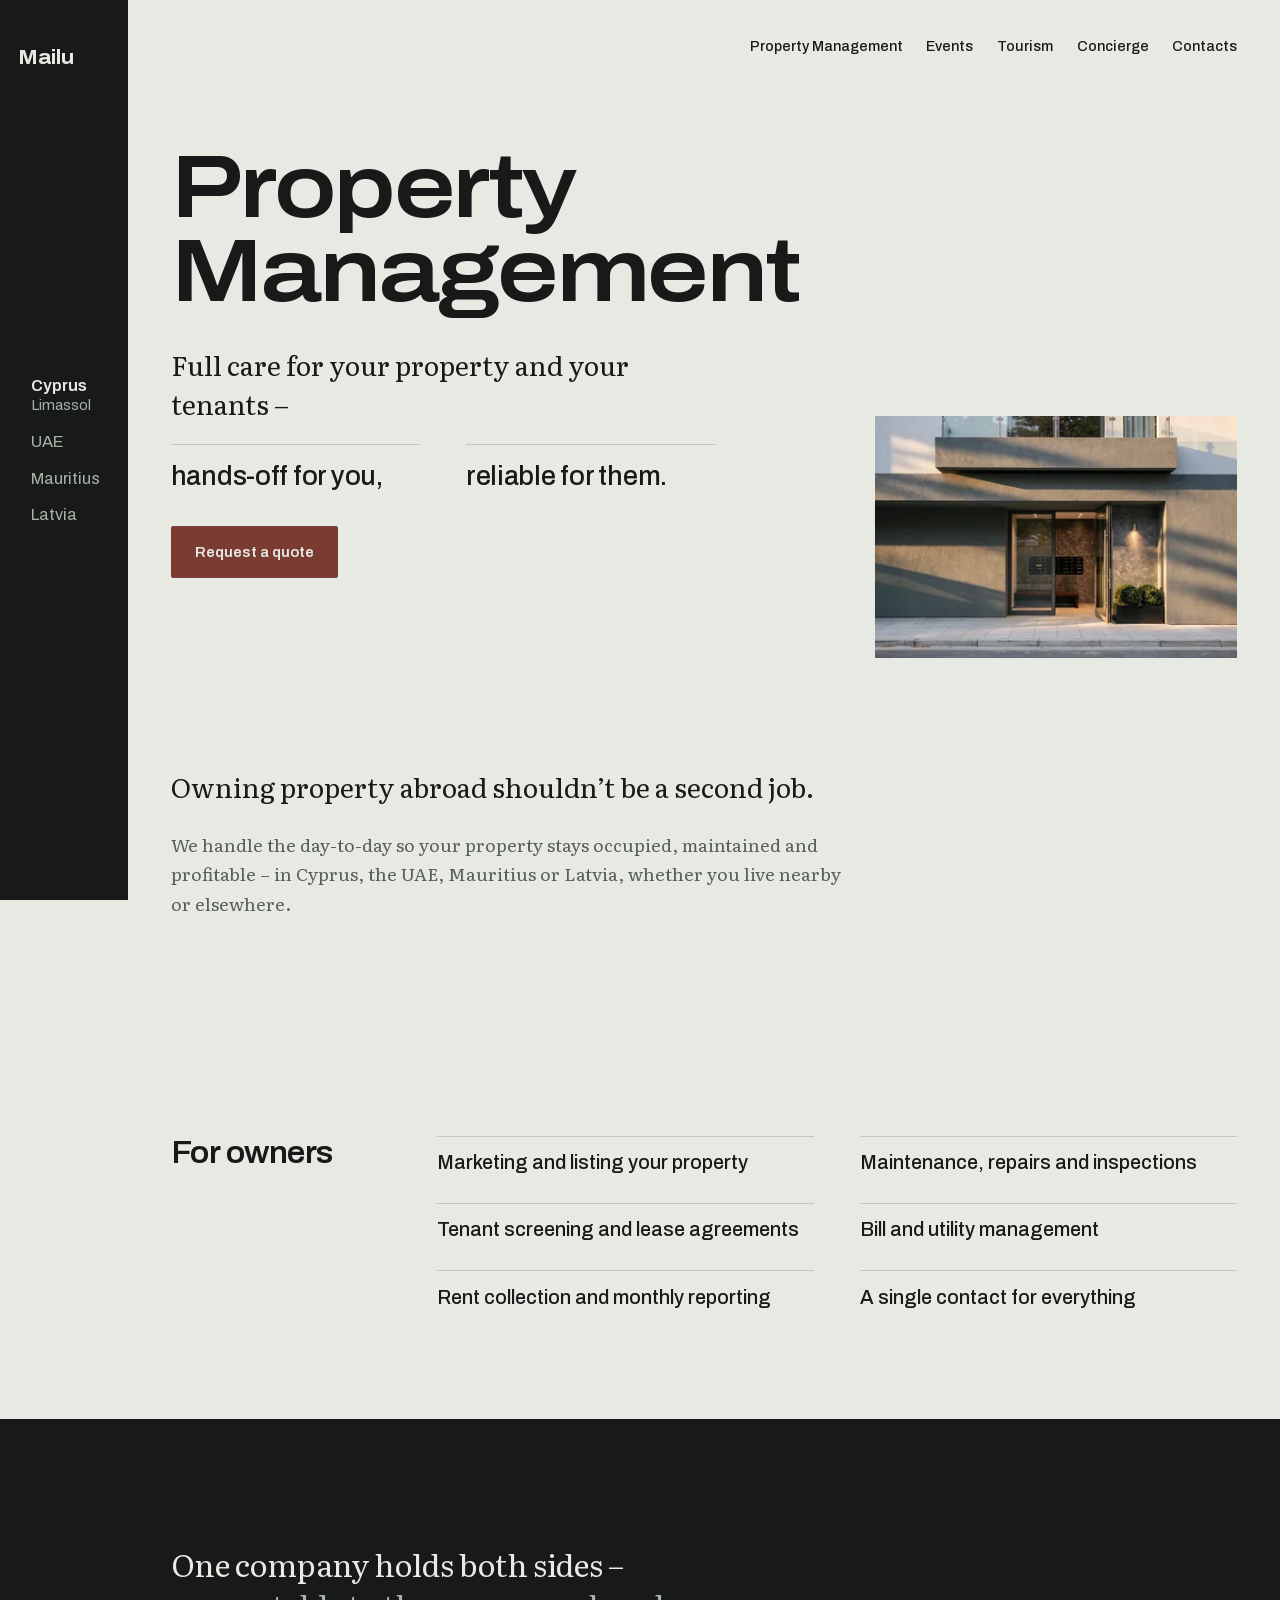
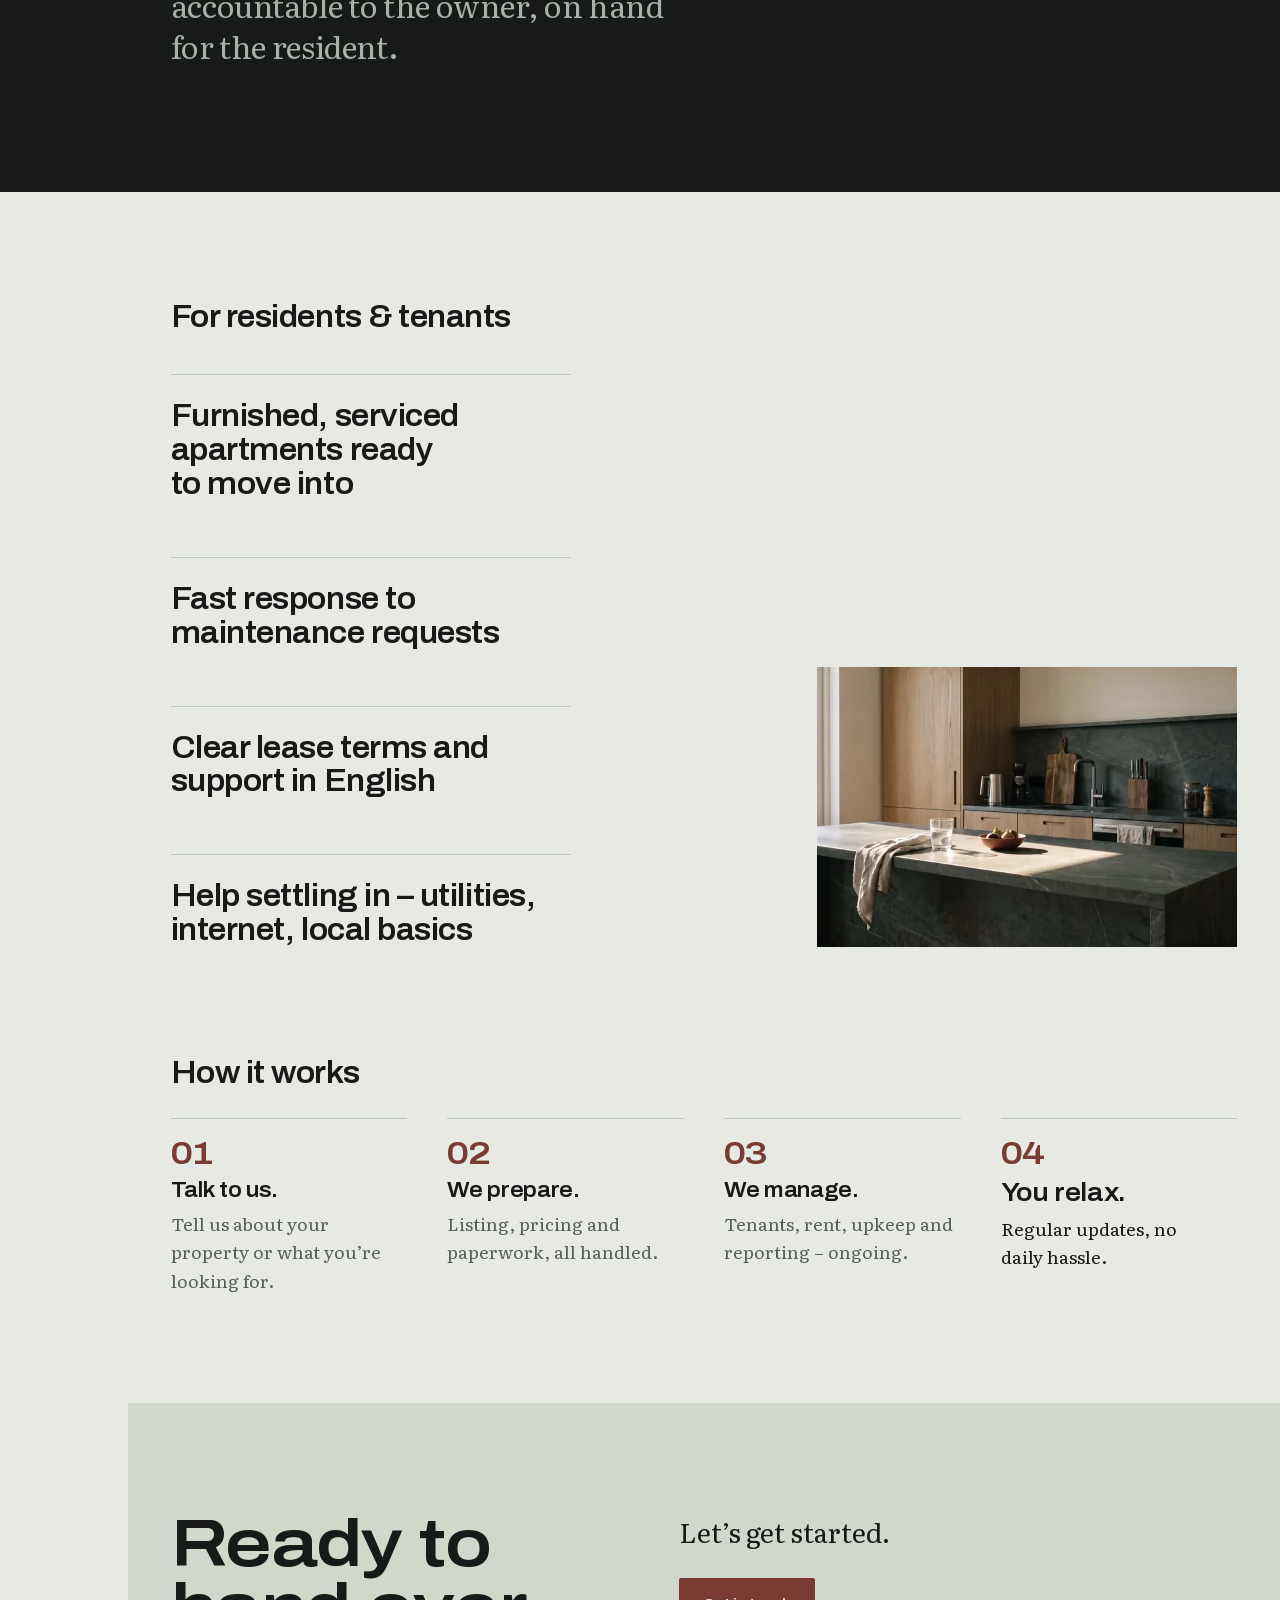
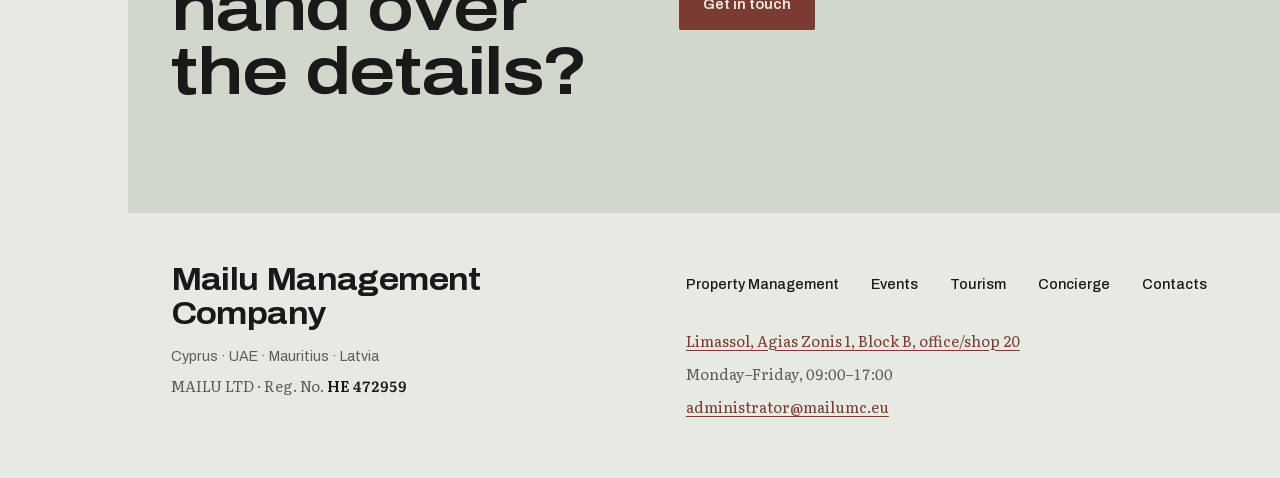
<file: property-management/index.html>
<!DOCTYPE html><!--YBMyzu_qZ03T_oK8B2Ocp--><html lang="en" class="__variable_afd4a3 __variable_526dcb"><head><meta charSet="utf-8"/><meta name="viewport" content="width=device-width, initial-scale=1"/><link rel="preload" href="/_next/static/media/a4f5b89dac3239e3-s.p.woff2" as="font" crossorigin="" type="font/woff2"/><link rel="preload" href="/_next/static/media/c214ffb7f5362987-s.p.woff2" as="font" crossorigin="" type="font/woff2"/><link rel="preload" as="image" imageSrcSet="/images/w/384/pm-entrance.webp 384w, /images/w/640/pm-entrance.webp 640w, /images/w/960/pm-entrance.webp 960w, /images/pm-entrance.webp 1280w, /images/pm-entrance.webp 1920w, /images/pm-entrance.webp 2560w" imageSizes="(min-width: 1024px) calc((100vw - 128px) * 0.325), 100vw" fetchPriority="high"/><link rel="stylesheet" href="/_next/static/css/cbcf88c3d02b8939.css" data-precedence="next"/><link rel="preload" as="script" fetchPriority="low" href="/_next/static/chunks/webpack-4c0355c0fce75264.js"/><script src="/_next/static/chunks/4bd1b696-c023c6e3521b1417.js" async=""></script><script src="/_next/static/chunks/255-d999a7d6833d3983.js" async=""></script><script src="/_next/static/chunks/main-app-151fe4c6d230de30.js" async=""></script><script src="/_next/static/chunks/619-ba102abea3e3d0e4.js" async=""></script><script src="/_next/static/chunks/356-2d2ea6367bd21005.js" async=""></script><script src="/_next/static/chunks/app/property-management/page-fdc6acab14c906d0.js" async=""></script><script src="/_next/static/chunks/app/layout-4e3936aef20956c5.js" async=""></script><meta name="next-size-adjust" content=""/><title>Property Management in Cyprus | Mailu MC</title><meta name="description" content="Property management across Cyprus, the UAE, Mauritius and Latvia – tenant screening, rent collection, maintenance and reporting for owners near and far."/><link rel="canonical" href="https://mailumc.eu/property-management/"/><meta property="og:title" content="Property Management in Cyprus | Mailu MC"/><meta property="og:description" content="Property management across Cyprus, the UAE, Mauritius and Latvia – tenant screening, rent collection, maintenance and reporting for owners near and far."/><meta property="og:site_name" content="Mailu MC"/><meta property="og:image" content="https://mailumc.eu/og.jpg"/><meta property="og:image:width" content="1200"/><meta property="og:image:height" content="630"/><meta property="og:type" content="website"/><meta name="twitter:card" content="summary_large_image"/><meta name="twitter:title" content="Property Management in Cyprus | Mailu MC"/><meta name="twitter:description" content="Property management across Cyprus, the UAE, Mauritius and Latvia – tenant screening, rent collection, maintenance and reporting for owners near and far."/><meta name="twitter:image" content="https://mailumc.eu/og.jpg"/><meta name="twitter:image:width" content="1200"/><meta name="twitter:image:height" content="630"/><link rel="icon" href="/icon.svg?781d108b3bc96f99" type="image/svg+xml" sizes="any"/><script src="/_next/static/chunks/polyfills-42372ed130431b0a.js" noModule=""></script></head><body><div hidden=""><!--$--><!--/$--></div><a class="ghost skip-link" href="#main">Skip to content</a><header class="bar gutter"><a class="wordmark bar-mark" href="/">Mailu</a><nav class="desk-nav" aria-label="Primary"><a class="nav-item" href="/property-management/">Property Management</a><a class="nav-item" href="/events/">Events</a><a class="nav-item" href="/tourism/">Tourism</a><a class="nav-item" href="/concierge/">Concierge</a><a class="nav-item" href="/contacts/">Contacts</a></nav><button type="button" class="ghost menu-toggle" aria-expanded="false" aria-controls="mailu-menu"><span class="menu-icon" aria-hidden="true"><span></span><span></span></span>Menu</button><div id="mailu-menu" class="menu gutter" role="dialog" aria-modal="true" aria-label="Menu" hidden=""><div class="menu-head"><span class="wordmark">Mailu</span><button type="button" class="ghost">Close</button></div><nav class="menu-nav" aria-label="Primary"><a class="menu-item t-heading-1" href="/">Home</a><a class="menu-item marker t-heading-1" aria-current="page" href="/property-management/">Property Management</a><a class="menu-item t-heading-1" href="/events/">Events</a><a class="menu-item t-heading-1" href="/tourism/">Tourism</a><a class="menu-item t-heading-1" href="/concierge/">Concierge</a><a class="menu-item t-heading-1" href="/contacts/">Contacts</a></nav><ul class="menu-juris t-nav" aria-label="Jurisdictions"><li data-current="">Cyprus</li><li>UAE</li><li>Mauritius</li><li>Latvia</li></ul></div></header><div aria-hidden="true" class="rail-sentinel"></div><noscript><style>[data-rail-state] [data-juris]{opacity:0;visibility:hidden}
[data-rail-state] [data-sections]{opacity:1;visibility:visible;transform:none}</style></noscript><div class="rail" data-dark="true" data-rail-state="jurisdictions"><a class="wordmark" href="/">Mailu</a><div class="rail-slot"><ul class="rail-block rail-state" data-juris="true" data-rise-rail="true" aria-label="Jurisdictions"><li class="rail-item" data-current=""><span>Cyprus<span class="rail-city">Limassol</span></span></li><li class="rail-item">UAE</li><li class="rail-item">Mauritius</li><li class="rail-item">Latvia</li></ul><nav class="rail-block rail-state rail-sections" data-sections="true" aria-label="Sections"><a class="rail-item" href="/">Home</a><span class="rail-item marker" aria-current="page">Property</span><a class="rail-item" href="/events/">Events</a><a class="rail-item" href="/tourism/">Tourism</a><a class="rail-item" href="/concierge/">Concierge</a><a class="rail-item" href="/contacts/">Contacts</a></nav></div></div><ul class="strip gutter t-nav" aria-label="Jurisdictions"><li data-current="">Cyprus</li><li>UAE</li><li>Mauritius</li><li>Latvia</li></ul><main id="main" tabindex="-1" data-rhythm="normal"><section class="hero gutter pm-hero" data-hero-size="page"><div class="hero-text" data-rise="true"><h1 class="t-display-1">Property Management</h1><p class="t-body-large hero-promise"><span class="pm-lead">Full care for your property and your tenants –</span><span class="pm-fork"><span>hands-off for you,</span><span>reliable for them.</span></span></p><a class="btn" href="/contacts/">Request a quote</a></div><div class="hero-media"><img alt="The entrance to a building we manage, seen from the pavement. The door stands open to a lit hallway." fetchPriority="high" width="1200" height="800" decoding="async" data-nimg="1" class="frame" style="color:transparent;aspect-ratio:1200 / 800;background-size:cover;background-position:50% 50%;background-repeat:no-repeat;background-image:url(&quot;data:image/svg+xml;charset=utf-8,%3Csvg xmlns=&#x27;http://www.w3.org/2000/svg&#x27; viewBox=&#x27;0 0 1200 800&#x27;%3E%3Cfilter id=&#x27;b&#x27; color-interpolation-filters=&#x27;sRGB&#x27;%3E%3CfeGaussianBlur stdDeviation=&#x27;20&#x27;/%3E%3CfeColorMatrix values=&#x27;1 0 0 0 0 0 1 0 0 0 0 0 1 0 0 0 0 0 100 -1&#x27; result=&#x27;s&#x27;/%3E%3CfeFlood x=&#x27;0&#x27; y=&#x27;0&#x27; width=&#x27;100%25&#x27; height=&#x27;100%25&#x27;/%3E%3CfeComposite operator=&#x27;out&#x27; in=&#x27;s&#x27;/%3E%3CfeComposite in2=&#x27;SourceGraphic&#x27;/%3E%3CfeGaussianBlur stdDeviation=&#x27;20&#x27;/%3E%3C/filter%3E%3Cimage width=&#x27;100%25&#x27; height=&#x27;100%25&#x27; x=&#x27;0&#x27; y=&#x27;0&#x27; preserveAspectRatio=&#x27;none&#x27; style=&#x27;filter: url(%23b);&#x27; href=&#x27;[data-uri]&#x27;/%3E%3C/svg%3E&quot;)" sizes="(min-width: 1024px) calc((100vw - 128px) * 0.325), 100vw" srcSet="/images/w/384/pm-entrance.webp 384w, /images/w/640/pm-entrance.webp 640w, /images/w/960/pm-entrance.webp 960w, /images/pm-entrance.webp 1280w, /images/pm-entrance.webp 1920w, /images/pm-entrance.webp 2560w" src="/images/pm-entrance.webp"/></div></section><section class="intro gutter"><h2 class="sr-only">Introduction</h2><p class="t-body-large intro-opener">Owning property abroad shouldn’t be a second job.</p><p class="t-body intro-detail">We handle the day-to-day so your property stays occupied, maintained and profitable – in Cyprus, the UAE, Mauritius or Latvia, whether you live nearby or elsewhere.</p></section><section class="gutter pm-owners"><h2 class="t-heading-2">For owners</h2><ul class="pm-duties t-list-dense"><li>Marketing and listing your property</li><li>Tenant screening and lease agreements</li><li>Rent collection and monthly reporting</li><li>Maintenance, repairs and inspections</li><li>Bill and utility management</li><li>A single contact for everything</li></ul></section><section class="dark-band bleed-rail gutter pm-band" data-dark="true"><h2 class="sr-only">Mailu between owner and resident</h2><p class="pm-band-line">One company holds both sides – <span class="pm-band-tail">accountable to the owner, on hand for the resident.</span></p></section><section class="gutter pm-residents"><h2 class="t-heading-2">For residents &amp; tenants</h2><div class="pm-residents-grid"><ul class="pm-promises"><li class="t-heading-2">Furnished, serviced apartments ready to move into</li><li class="t-heading-2">Fast response to maintenance requests</li><li class="t-heading-2">Clear lease terms and support in English</li><li class="t-heading-2">Help settling in – utilities, internet, local basics</li></ul><div class="pm-residents-media"><img alt="The corner of a kitchen, with a dark stone island in the foreground. Oak cabinets stand behind it, in one patch of sunlight." loading="lazy" width="1200" height="800" decoding="async" data-nimg="1" class="frame" style="color:transparent;aspect-ratio:1200 / 800;background-size:cover;background-position:50% 50%;background-repeat:no-repeat;background-image:url(&quot;data:image/svg+xml;charset=utf-8,%3Csvg xmlns=&#x27;http://www.w3.org/2000/svg&#x27; viewBox=&#x27;0 0 1200 800&#x27;%3E%3Cfilter id=&#x27;b&#x27; color-interpolation-filters=&#x27;sRGB&#x27;%3E%3CfeGaussianBlur stdDeviation=&#x27;20&#x27;/%3E%3CfeColorMatrix values=&#x27;1 0 0 0 0 0 1 0 0 0 0 0 1 0 0 0 0 0 100 -1&#x27; result=&#x27;s&#x27;/%3E%3CfeFlood x=&#x27;0&#x27; y=&#x27;0&#x27; width=&#x27;100%25&#x27; height=&#x27;100%25&#x27;/%3E%3CfeComposite operator=&#x27;out&#x27; in=&#x27;s&#x27;/%3E%3CfeComposite in2=&#x27;SourceGraphic&#x27;/%3E%3CfeGaussianBlur stdDeviation=&#x27;20&#x27;/%3E%3C/filter%3E%3Cimage width=&#x27;100%25&#x27; height=&#x27;100%25&#x27; x=&#x27;0&#x27; y=&#x27;0&#x27; preserveAspectRatio=&#x27;none&#x27; style=&#x27;filter: url(%23b);&#x27; href=&#x27;[data-uri]&#x27;/%3E%3C/svg%3E&quot;)" sizes="(min-width: 1024px) 420px, 100vw" srcSet="/images/w/384/pm-resident.webp 384w, /images/w/640/pm-resident.webp 640w, /images/w/960/pm-resident.webp 960w, /images/pm-resident.webp 1280w, /images/pm-resident.webp 1920w, /images/pm-resident.webp 2560w" src="/images/pm-resident.webp"/></div></div></section><section class="steps gutter pm-steps" data-steps="row"><h2 class="t-heading-2">How it works</h2><ol class="steps-list"><li class="step"><span aria-hidden="true" class="step-num tabular">01</span><h3 class="step-term">Talk to us.</h3><p class="step-text">Tell us about your property or what you’re looking for.</p></li><li class="step"><span aria-hidden="true" class="step-num tabular">02</span><h3 class="step-term">We prepare.</h3><p class="step-text">Listing, pricing and paperwork, all handled.</p></li><li class="step"><span aria-hidden="true" class="step-num tabular">03</span><h3 class="step-term">We manage.</h3><p class="step-text">Tenants, rent, upkeep and reporting – ongoing.</p></li><li class="step" data-last="true"><span aria-hidden="true" class="step-num tabular">04</span><h3 class="step-term">You relax.</h3><p class="step-text">Regular updates, no daily hassle.</p></li></ol></section><section class="cta-band gutter"><h2 class="t-display-2 wdth-118">Ready to hand over the details?</h2><div class="cta-body"><p class="t-body-large">Let’s get started.</p><a class="btn" href="/contacts/">Get in touch</a></div></section></main><!--$--><!--/$--><footer class="footer gutter"><h2 class="sr-only">Contact</h2><div class="footer-grid"><div><p class="wordmark-full">Mailu Management Company</p><p class="t-nav footer-reach">Cyprus · UAE · Mauritius · Latvia</p><p class="t-small footer-legal tabular">MAILU LTD<!-- --> · Reg. No.<!-- --> <span class="footer-reg">HE 472959</span></p></div><div><nav class="footer-nav" aria-label="Footer"><a class="nav-item" href="/property-management/">Property Management</a><a class="nav-item" href="/events/">Events</a><a class="nav-item" href="/tourism/">Tourism</a><a class="nav-item" href="/concierge/">Concierge</a><a class="nav-item" href="/contacts/">Contacts</a></nav><p class="t-small footer-detail"><a href="https://www.google.com/maps/search/?api=1&amp;query=Limassol%2C%20Agias%20Zonis%201%2C%20Block%20B%2C%20office%2Fshop%2020">Limassol, Agias Zonis 1, Block B, office/shop 20</a></p><p class="t-small footer-detail tabular">Monday–Friday, 09:00–17:00</p><p class="t-small footer-detail"><a href="mailto:administrator@mailumc.eu">administrator@mailumc.eu</a></p></div></div></footer><script src="/_next/static/chunks/webpack-4c0355c0fce75264.js" id="_R_" async=""></script><script>(self.__next_f=self.__next_f||[]).push([0])</script><script>self.__next_f.push([1,"1:\"$Sreact.fragment\"\n2:I[2619,[\"619\",\"static/chunks/619-ba102abea3e3d0e4.js\",\"356\",\"static/chunks/356-2d2ea6367bd21005.js\",\"730\",\"static/chunks/app/property-management/page-fdc6acab14c906d0.js\"],\"\"]\n3:I[5615,[\"619\",\"static/chunks/619-ba102abea3e3d0e4.js\",\"177\",\"static/chunks/app/layout-4e3936aef20956c5.js\"],\"default\"]\n4:I[8635,[\"619\",\"static/chunks/619-ba102abea3e3d0e4.js\",\"177\",\"static/chunks/app/layout-4e3936aef20956c5.js\"],\"default\"]\n5:I[9766,[],\"\"]\n6:I[8924,[],\"\"]\n7:I[2822,[\"619\",\"static/chunks/619-ba102abea3e3d0e4.js\",\"177\",\"static/chunks/app/layout-4e3936aef20956c5.js\"],\"default\"]\n8:I[1356,[\"619\",\"static/chunks/619-ba102abea3e3d0e4.js\",\"356\",\"static/chunks/356-2d2ea6367bd21005.js\",\"730\",\"static/chunks/app/property-management/page-fdc6acab14c906d0.js\"],\"Image\"]\n10:I[7150,[],\"\"]\n:HL[\"/_next/static/media/a4f5b89dac3239e3-s.p.woff2\",\"font\",{\"crossOrigin\":\"\",\"type\":\"font/woff2\"}]\n:HL[\"/_next/static/media/c214ffb7f5362987-s.p.woff2\",\"font\",{\"crossOrigin\":\"\",\"type\":\"font/woff2\"}]\n:HL[\"/_next/static/css/cbcf88c3d02b8939.css\",\"style\"]\n"])</script><script>self.__next_f.push([1,"0:{\"P\":null,\"b\":\"YBMyzu-qZ03T-oK8B2Ocp\",\"p\":\"\",\"c\":[\"\",\"property-management\",\"\"],\"i\":false,\"f\":[[[\"\",{\"children\":[\"property-management\",{\"children\":[\"__PAGE__\",{}]}]},\"$undefined\",\"$undefined\",true],[\"\",[\"$\",\"$1\",\"c\",{\"children\":[[[\"$\",\"link\",\"0\",{\"rel\":\"stylesheet\",\"href\":\"/_next/static/css/cbcf88c3d02b8939.css\",\"precedence\":\"next\",\"crossOrigin\":\"$undefined\",\"nonce\":\"$undefined\"}]],[\"$\",\"html\",null,{\"lang\":\"en\",\"className\":\"__variable_afd4a3 __variable_526dcb\",\"children\":[\"$\",\"body\",null,{\"children\":[[\"$\",\"a\",null,{\"className\":\"ghost skip-link\",\"href\":\"#main\",\"children\":\"Skip to content\"}],[\"$\",\"header\",null,{\"className\":\"bar gutter\",\"children\":[[\"$\",\"$L2\",null,{\"className\":\"wordmark bar-mark\",\"href\":\"/\",\"children\":\"Mailu\"}],[\"$\",\"nav\",null,{\"className\":\"desk-nav\",\"aria-label\":\"Primary\",\"children\":[[\"$\",\"$L2\",\"property-management\",{\"className\":\"nav-item\",\"href\":\"/property-management/\",\"children\":\"Property Management\"}],[\"$\",\"$L2\",\"events\",{\"className\":\"nav-item\",\"href\":\"/events/\",\"children\":\"Events\"}],[\"$\",\"$L2\",\"tourism\",{\"className\":\"nav-item\",\"href\":\"/tourism/\",\"children\":\"Tourism\"}],[\"$\",\"$L2\",\"concierge\",{\"className\":\"nav-item\",\"href\":\"/concierge/\",\"children\":\"Concierge\"}],[\"$\",\"$L2\",\"contacts\",{\"className\":\"nav-item\",\"href\":\"/contacts/\",\"children\":\"Contacts\"}]]}],[\"$\",\"$L3\",null,{}]]}],[\"$\",\"$L4\",null,{}],[\"$\",\"$L5\",null,{\"parallelRouterKey\":\"children\",\"error\":\"$undefined\",\"errorStyles\":\"$undefined\",\"errorScripts\":\"$undefined\",\"template\":[\"$\",\"$L6\",null,{}],\"templateStyles\":\"$undefined\",\"templateScripts\":\"$undefined\",\"notFound\":[[[\"$\",\"title\",null,{\"children\":\"404: This page could not be found.\"}],[\"$\",\"div\",null,{\"style\":{\"fontFamily\":\"system-ui,\\\"Segoe UI\\\",Roboto,Helvetica,Arial,sans-serif,\\\"Apple Color Emoji\\\",\\\"Segoe UI Emoji\\\"\",\"height\":\"100vh\",\"textAlign\":\"center\",\"display\":\"flex\",\"flexDirection\":\"column\",\"alignItems\":\"center\",\"justifyContent\":\"center\"},\"children\":[\"$\",\"div\",null,{\"children\":[[\"$\",\"style\",null,{\"dangerouslySetInnerHTML\":{\"__html\":\"body{color:#000;background:#fff;margin:0}.next-error-h1{border-right:1px solid rgba(0,0,0,.3)}@media (prefers-color-scheme:dark){body{color:#fff;background:#000}.next-error-h1{border-right:1px solid rgba(255,255,255,.3)}}\"}}],[\"$\",\"h1\",null,{\"className\":\"next-error-h1\",\"style\":{\"display\":\"inline-block\",\"margin\":\"0 20px 0 0\",\"padding\":\"0 23px 0 0\",\"fontSize\":24,\"fontWeight\":500,\"verticalAlign\":\"top\",\"lineHeight\":\"49px\"},\"children\":404}],[\"$\",\"div\",null,{\"style\":{\"display\":\"inline-block\"},\"children\":[\"$\",\"h2\",null,{\"style\":{\"fontSize\":14,\"fontWeight\":400,\"lineHeight\":\"49px\",\"margin\":0},\"children\":\"This page could not be found.\"}]}]]}]}]],[]],\"forbidden\":\"$undefined\",\"unauthorized\":\"$undefined\"}],[\"$\",\"$L7\",null,{}]]}]}]]}],{\"children\":[\"property-management\",[\"$\",\"$1\",\"c\",{\"children\":[null,[\"$\",\"$L5\",null,{\"parallelRouterKey\":\"children\",\"error\":\"$undefined\",\"errorStyles\":\"$undefined\",\"errorScripts\":\"$undefined\",\"template\":[\"$\",\"$L6\",null,{}],\"templateStyles\":\"$undefined\",\"templateScripts\":\"$undefined\",\"notFound\":\"$undefined\",\"forbidden\":\"$undefined\",\"unauthorized\":\"$undefined\"}]]}],{\"children\":[\"__PAGE__\",[\"$\",\"$1\",\"c\",{\"children\":[[\"$\",\"main\",null,{\"id\":\"main\",\"tabIndex\":-1,\"data-rhythm\":\"normal\",\"children\":[[\"$\",\"section\",null,{\"className\":\"hero gutter pm-hero\",\"data-hero-size\":\"page\",\"children\":[[\"$\",\"div\",null,{\"className\":\"hero-text\",\"data-rise\":true,\"children\":[[\"$\",\"h1\",null,{\"className\":\"t-display-1\",\"children\":\"Property Management\"}],\"$undefined\",[\"$\",\"p\",null,{\"className\":\"t-body-large hero-promise\",\"children\":[[\"$\",\"span\",null,{\"className\":\"pm-lead\",\"children\":\"Full care for your property and your tenants –\"}],[\"$\",\"span\",null,{\"className\":\"pm-fork\",\"children\":[[\"$\",\"span\",null,{\"children\":\"hands-off for you,\"}],[\"$\",\"span\",null,{\"children\":\"reliable for them.\"}]]}]]}],[\"$\",\"$L2\",null,{\"className\":\"btn\",\"href\":\"/contacts/\",\"children\":\"Request a quote\"}]]}],[\"$\",\"div\",null,{\"className\":\"hero-media\",\"children\":[\"$\",\"$L8\",null,{\"className\":\"frame\",\"src\":\"/images/pm-entrance.webp\",\"width\":1200,\"height\":800,\"alt\":\"The entrance to a building we manage, seen from the pavement. The door stands open to a lit hallway.\",\"style\":{\"aspectRatio\":\"1200 / 800\"},\"sizes\":\"(min-width: 1024px) calc((100vw - 128px) * 0.325), 100vw\",\"placeholder\":\"blur\",\"blurDataURL\":\"[data-uri]\",\"priority\":true,\"fetchPriority\":\"high\"}]}]]}],[\"$\",\"section\",null,{\"className\":\"intro gutter\",\"children\":[[\"$\",\"h2\",null,{\"className\":\"sr-only\",\"children\":\"Introduction\"}],[\"$\",\"p\",null,{\"className\":\"t-body-large intro-opener\",\"children\":\"Owning property abroad shouldn’t be a second job.\"}],[\"$\",\"p\",null,{\"className\":\"t-body intro-detail\",\"children\":\"We handle the day-to-day so your property stays occupied, maintained and profitable – in Cyprus, the UAE, Mauritius or Latvia, whether you live nearby or elsewhere.\"}]]}],\"$L9\",\"$La\",\"$Lb\",\"$Lc\",\"$Ld\"]}],null,\"$Le\"]}],{},null,false]},null,false]},null,false],\"$Lf\",false]],\"m\":\"$undefined\",\"G\":[\"$10\",[]],\"s\":false,\"S\":true}\n"])</script><script>self.__next_f.push([1,"11:I[4431,[],\"OutletBoundary\"]\n13:I[5278,[],\"AsyncMetadataOutlet\"]\n15:I[4431,[],\"ViewportBoundary\"]\n17:I[4431,[],\"MetadataBoundary\"]\n18:\"$Sreact.suspense\"\n"])</script><script>self.__next_f.push([1,"9:[\"$\",\"section\",null,{\"className\":\"gutter pm-owners\",\"children\":[[\"$\",\"h2\",null,{\"className\":\"t-heading-2\",\"children\":\"For owners\"}],[\"$\",\"ul\",null,{\"className\":\"pm-duties t-list-dense\",\"children\":[[\"$\",\"li\",\"Marketing and listing your property\",{\"children\":\"Marketing and listing your property\"}],[\"$\",\"li\",\"Tenant screening and lease agreements\",{\"children\":\"Tenant screening and lease agreements\"}],[\"$\",\"li\",\"Rent collection and monthly reporting\",{\"children\":\"Rent collection and monthly reporting\"}],[\"$\",\"li\",\"Maintenance, repairs and inspections\",{\"children\":\"Maintenance, repairs and inspections\"}],[\"$\",\"li\",\"Bill and utility management\",{\"children\":\"Bill and utility management\"}],[\"$\",\"li\",\"A single contact for everything\",{\"children\":\"A single contact for everything\"}]]}]]}]\n"])</script><script>self.__next_f.push([1,"a:[\"$\",\"section\",null,{\"className\":\"dark-band bleed-rail gutter pm-band\",\"data-dark\":true,\"children\":[[\"$\",\"h2\",null,{\"className\":\"sr-only\",\"children\":\"Mailu between owner and resident\"}],[\"$\",\"p\",null,{\"className\":\"pm-band-line\",\"children\":[\"One company holds both sides – \",[\"$\",\"span\",null,{\"className\":\"pm-band-tail\",\"children\":\"accountable to the owner, on hand for the resident.\"}]]}]]}]\n"])</script><script>self.__next_f.push([1,"b:[\"$\",\"section\",null,{\"className\":\"gutter pm-residents\",\"children\":[[\"$\",\"h2\",null,{\"className\":\"t-heading-2\",\"children\":\"For residents \u0026 tenants\"}],[\"$\",\"div\",null,{\"className\":\"pm-residents-grid\",\"children\":[[\"$\",\"ul\",null,{\"className\":\"pm-promises\",\"children\":[[\"$\",\"li\",\"Furnished, serviced apartments ready to move into\",{\"className\":\"t-heading-2\",\"children\":\"Furnished, serviced apartments ready to move into\"}],[\"$\",\"li\",\"Fast response to maintenance requests\",{\"className\":\"t-heading-2\",\"children\":\"Fast response to maintenance requests\"}],[\"$\",\"li\",\"Clear lease terms and support in English\",{\"className\":\"t-heading-2\",\"children\":\"Clear lease terms and support in English\"}],[\"$\",\"li\",\"Help settling in – utilities, internet, local basics\",{\"className\":\"t-heading-2\",\"children\":\"Help settling in – utilities, internet, local basics\"}]]}],[\"$\",\"div\",null,{\"className\":\"pm-residents-media\",\"children\":[\"$\",\"$L8\",null,{\"className\":\"frame\",\"src\":\"/images/pm-resident.webp\",\"width\":1200,\"height\":800,\"alt\":\"The corner of a kitchen, with a dark stone island in the foreground. Oak cabinets stand behind it, in one patch of sunlight.\",\"style\":{\"aspectRatio\":\"1200 / 800\"},\"sizes\":\"(min-width: 1024px) 420px, 100vw\",\"placeholder\":\"blur\",\"blurDataURL\":\"[data-uri]\",\"priority\":\"$undefined\",\"fetchPriority\":\"$undefined\"}]}]]}]]}]\n"])</script><script>self.__next_f.push([1,"c:[\"$\",\"section\",null,{\"className\":\"steps gutter pm-steps\",\"data-steps\":\"row\",\"children\":[[\"$\",\"h2\",null,{\"className\":\"t-heading-2\",\"children\":\"How it works\"}],[\"$\",\"ol\",null,{\"className\":\"steps-list\",\"children\":[[\"$\",\"li\",\"Talk to us.\",{\"className\":\"step\",\"data-last\":\"$undefined\",\"children\":[[\"$\",\"span\",null,{\"aria-hidden\":\"true\",\"className\":\"step-num tabular\",\"children\":\"01\"}],[\"$\",\"h3\",null,{\"className\":\"step-term\",\"children\":\"Talk to us.\"}],[\"$\",\"p\",null,{\"className\":\"step-text\",\"children\":\"Tell us about your property or what you’re looking for.\"}]]}],[\"$\",\"li\",\"We prepare.\",{\"className\":\"step\",\"data-last\":\"$undefined\",\"children\":[[\"$\",\"span\",null,{\"aria-hidden\":\"true\",\"className\":\"step-num tabular\",\"children\":\"02\"}],[\"$\",\"h3\",null,{\"className\":\"step-term\",\"children\":\"We prepare.\"}],[\"$\",\"p\",null,{\"className\":\"step-text\",\"children\":\"Listing, pricing and paperwork, all handled.\"}]]}],[\"$\",\"li\",\"We manage.\",{\"className\":\"step\",\"data-last\":\"$undefined\",\"children\":[[\"$\",\"span\",null,{\"aria-hidden\":\"true\",\"className\":\"step-num tabular\",\"children\":\"03\"}],[\"$\",\"h3\",null,{\"className\":\"step-term\",\"children\":\"We manage.\"}],[\"$\",\"p\",null,{\"className\":\"step-text\",\"children\":\"Tenants, rent, upkeep and reporting – ongoing.\"}]]}],[\"$\",\"li\",\"You relax.\",{\"className\":\"step\",\"data-last\":true,\"children\":[[\"$\",\"span\",null,{\"aria-hidden\":\"true\",\"className\":\"step-num tabular\",\"children\":\"04\"}],[\"$\",\"h3\",null,{\"className\":\"step-term\",\"children\":\"You relax.\"}],[\"$\",\"p\",null,{\"className\":\"step-text\",\"children\":\"Regular updates, no daily hassle.\"}]]}]]}]]}]\n"])</script><script>self.__next_f.push([1,"d:[\"$\",\"section\",null,{\"className\":\"cta-band gutter\",\"children\":[[\"$\",\"h2\",null,{\"className\":\"t-display-2 wdth-118\",\"children\":\"Ready to hand over the details?\"}],[\"$\",\"div\",null,{\"className\":\"cta-body\",\"children\":[[\"$\",\"p\",null,{\"className\":\"t-body-large\",\"children\":\"Let’s get started.\"}],[\"$\",\"$L2\",null,{\"className\":\"btn\",\"href\":\"/contacts/\",\"children\":\"Get in touch\"}]]}]]}]\ne:[\"$\",\"$L11\",null,{\"children\":[\"$L12\",[\"$\",\"$L13\",null,{\"promise\":\"$@14\"}]]}]\nf:[\"$\",\"$1\",\"h\",{\"children\":[null,[[\"$\",\"$L15\",null,{\"children\":\"$L16\"}],[\"$\",\"meta\",null,{\"name\":\"next-size-adjust\",\"content\":\"\"}]],[\"$\",\"$L17\",null,{\"children\":[\"$\",\"div\",null,{\"hidden\":true,\"children\":[\"$\",\"$18\",null,{\"fallback\":null,\"children\":\"$L19\"}]}]}]]}]\n"])</script><script>self.__next_f.push([1,"16:[[\"$\",\"meta\",\"0\",{\"charSet\":\"utf-8\"}],[\"$\",\"meta\",\"1\",{\"name\":\"viewport\",\"content\":\"width=device-width, initial-scale=1\"}]]\n12:null\n"])</script><script>self.__next_f.push([1,"1a:I[622,[],\"IconMark\"]\n"])</script><script>self.__next_f.push([1,"14:{\"metadata\":[[\"$\",\"title\",\"0\",{\"children\":\"Property Management in Cyprus | Mailu MC\"}],[\"$\",\"meta\",\"1\",{\"name\":\"description\",\"content\":\"Property management across Cyprus, the UAE, Mauritius and Latvia – tenant screening, rent collection, maintenance and reporting for owners near and far.\"}],[\"$\",\"link\",\"2\",{\"rel\":\"canonical\",\"href\":\"https://mailumc.eu/property-management/\"}],[\"$\",\"meta\",\"3\",{\"property\":\"og:title\",\"content\":\"Property Management in Cyprus | Mailu MC\"}],[\"$\",\"meta\",\"4\",{\"property\":\"og:description\",\"content\":\"Property management across Cyprus, the UAE, Mauritius and Latvia – tenant screening, rent collection, maintenance and reporting for owners near and far.\"}],[\"$\",\"meta\",\"5\",{\"property\":\"og:site_name\",\"content\":\"Mailu MC\"}],[\"$\",\"meta\",\"6\",{\"property\":\"og:image\",\"content\":\"https://mailumc.eu/og.jpg\"}],[\"$\",\"meta\",\"7\",{\"property\":\"og:image:width\",\"content\":\"1200\"}],[\"$\",\"meta\",\"8\",{\"property\":\"og:image:height\",\"content\":\"630\"}],[\"$\",\"meta\",\"9\",{\"property\":\"og:type\",\"content\":\"website\"}],[\"$\",\"meta\",\"10\",{\"name\":\"twitter:card\",\"content\":\"summary_large_image\"}],[\"$\",\"meta\",\"11\",{\"name\":\"twitter:title\",\"content\":\"Property Management in Cyprus | Mailu MC\"}],[\"$\",\"meta\",\"12\",{\"name\":\"twitter:description\",\"content\":\"Property management across Cyprus, the UAE, Mauritius and Latvia – tenant screening, rent collection, maintenance and reporting for owners near and far.\"}],[\"$\",\"meta\",\"13\",{\"name\":\"twitter:image\",\"content\":\"https://mailumc.eu/og.jpg\"}],[\"$\",\"meta\",\"14\",{\"name\":\"twitter:image:width\",\"content\":\"1200\"}],[\"$\",\"meta\",\"15\",{\"name\":\"twitter:image:height\",\"content\":\"630\"}],[\"$\",\"link\",\"16\",{\"rel\":\"icon\",\"href\":\"/icon.svg?781d108b3bc96f99\",\"type\":\"image/svg+xml\",\"sizes\":\"any\"}],[\"$\",\"$L1a\",\"17\",{}]],\"error\":null,\"digest\":\"$undefined\"}\n"])</script><script>self.__next_f.push([1,"19:\"$14:metadata\"\n"])</script></body></html>
</file>
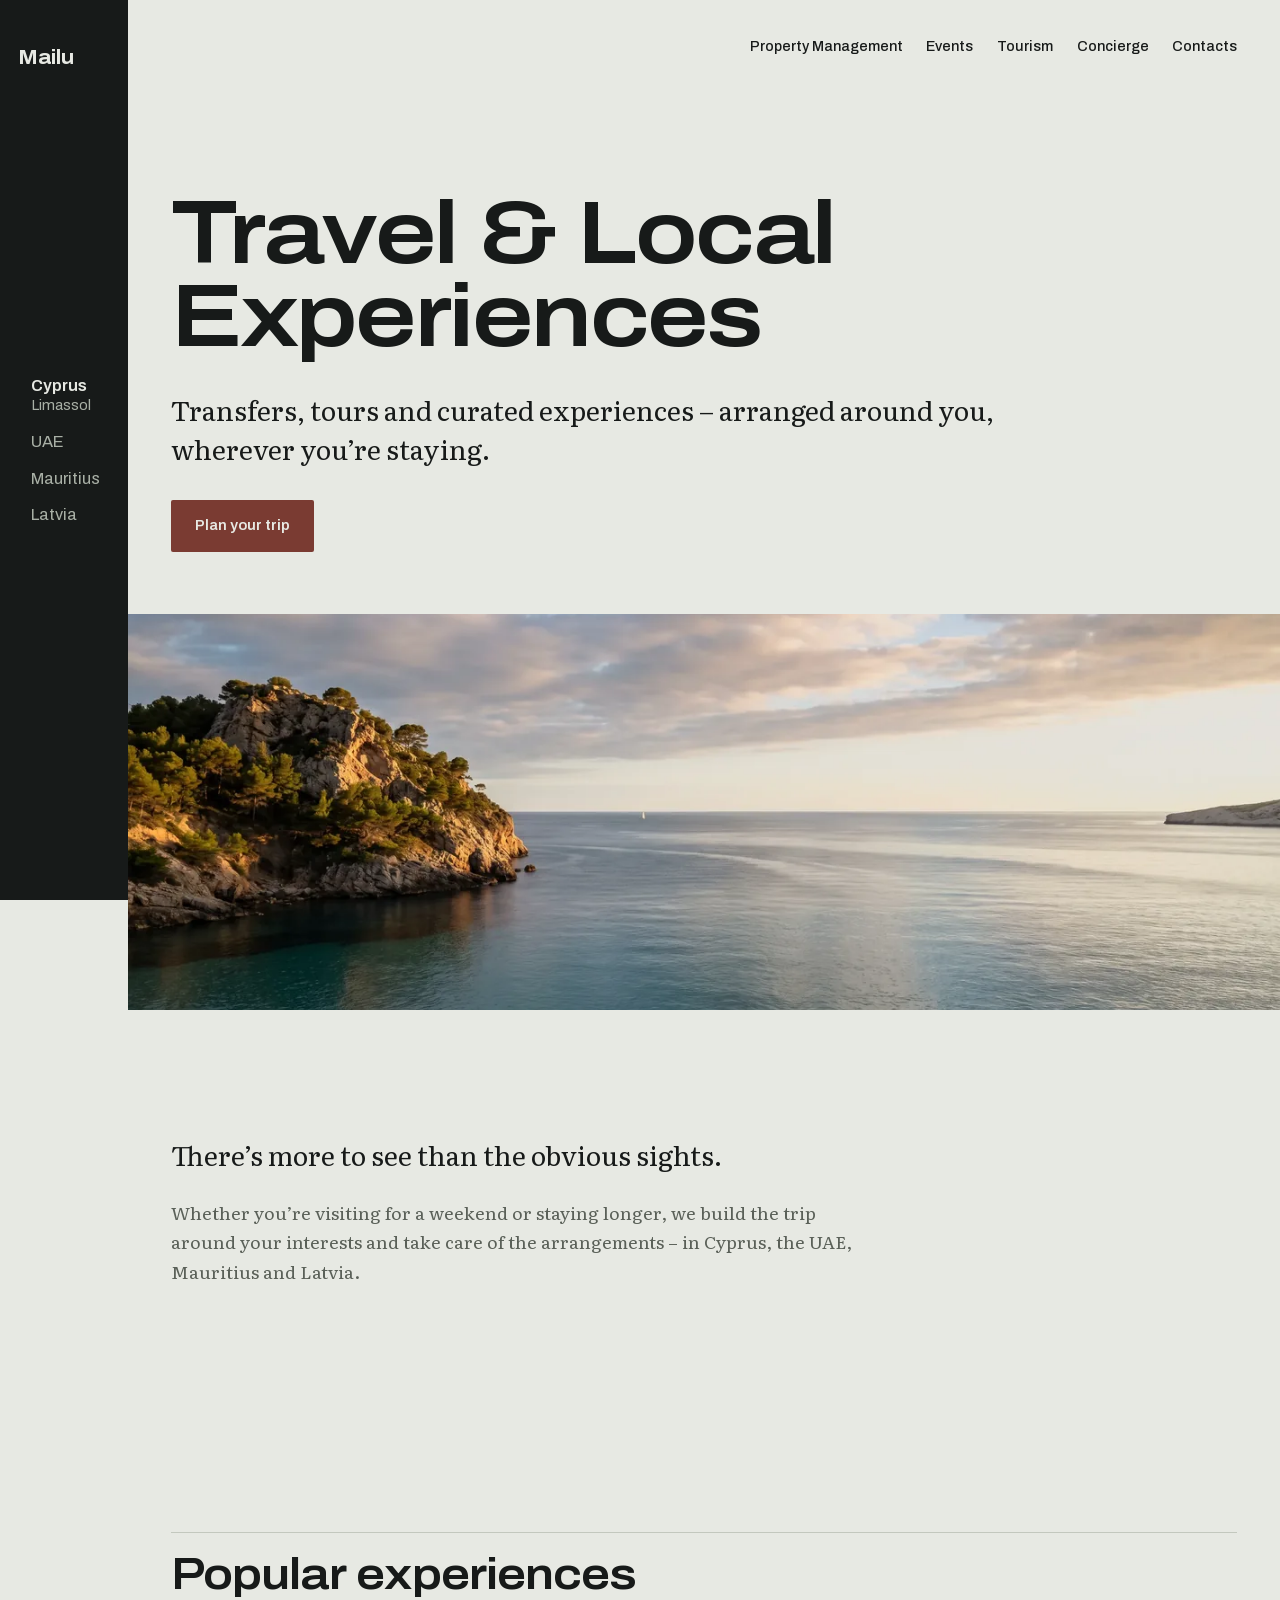
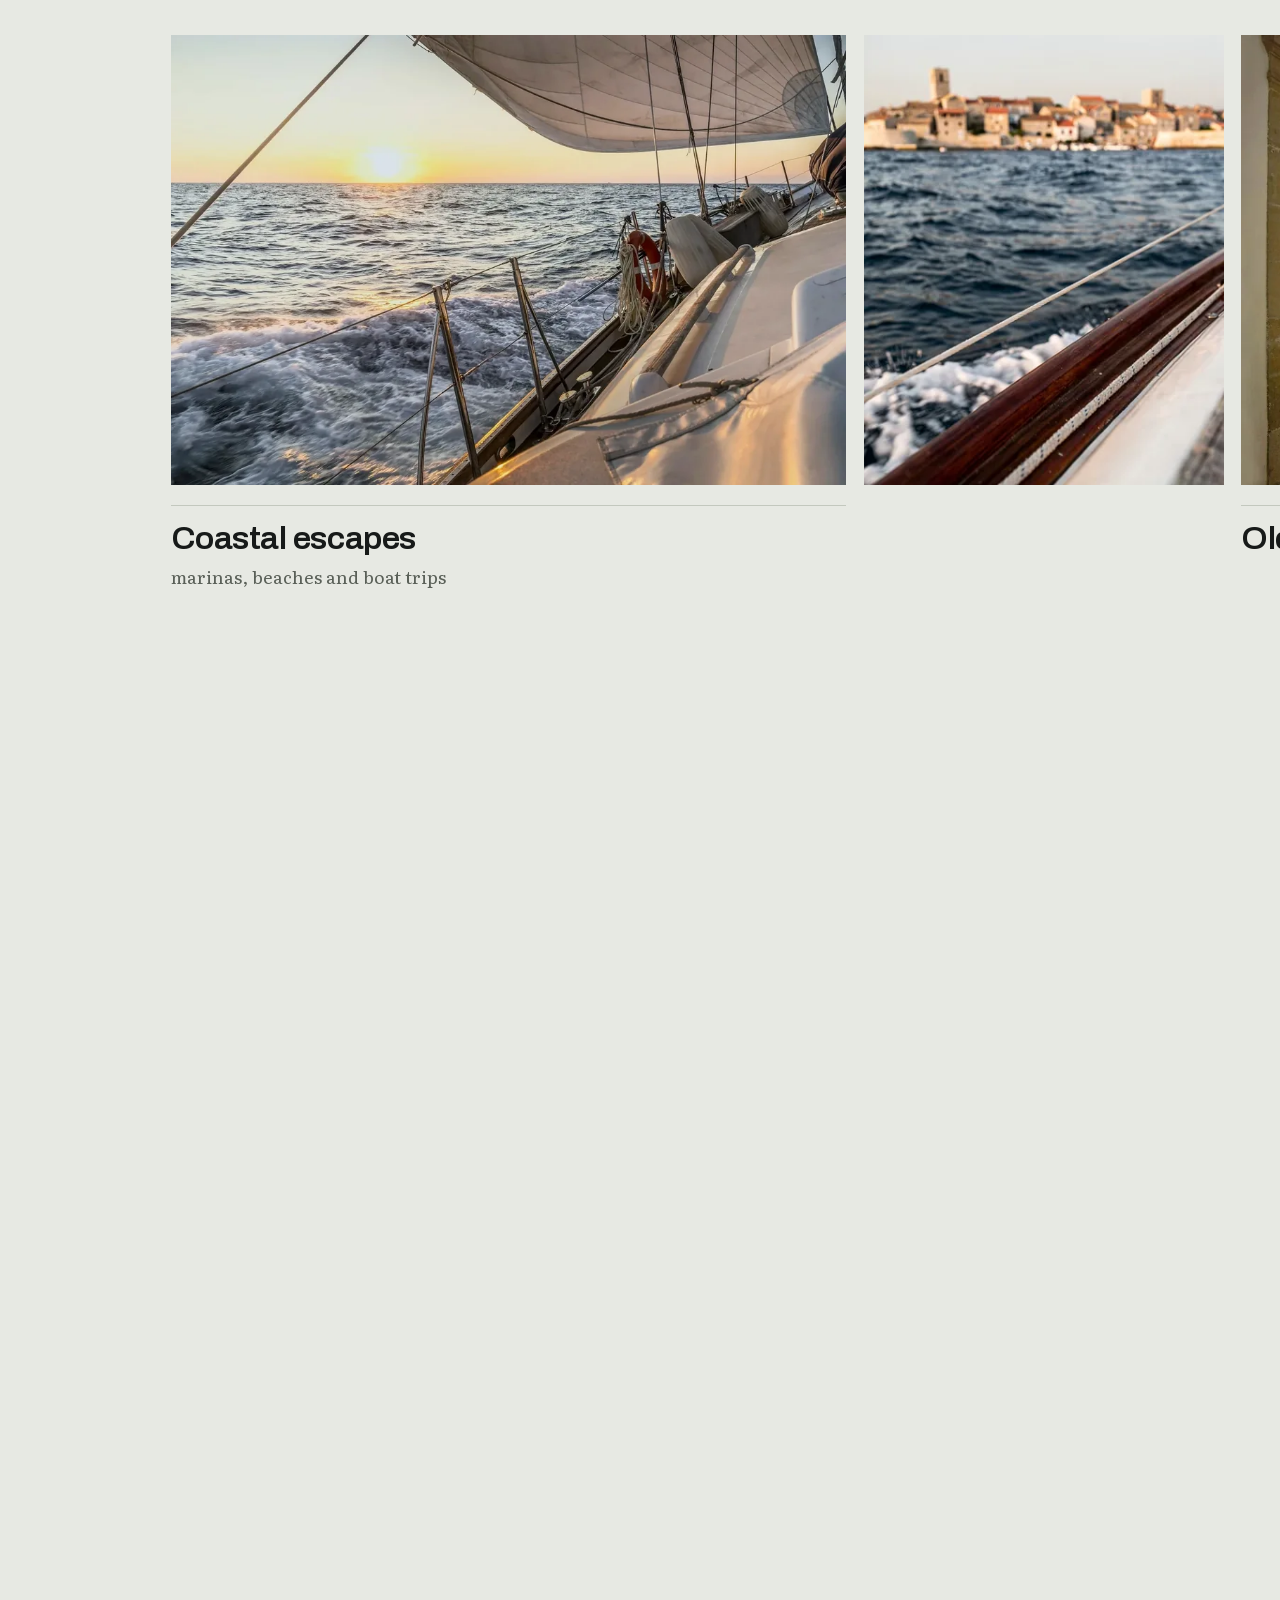
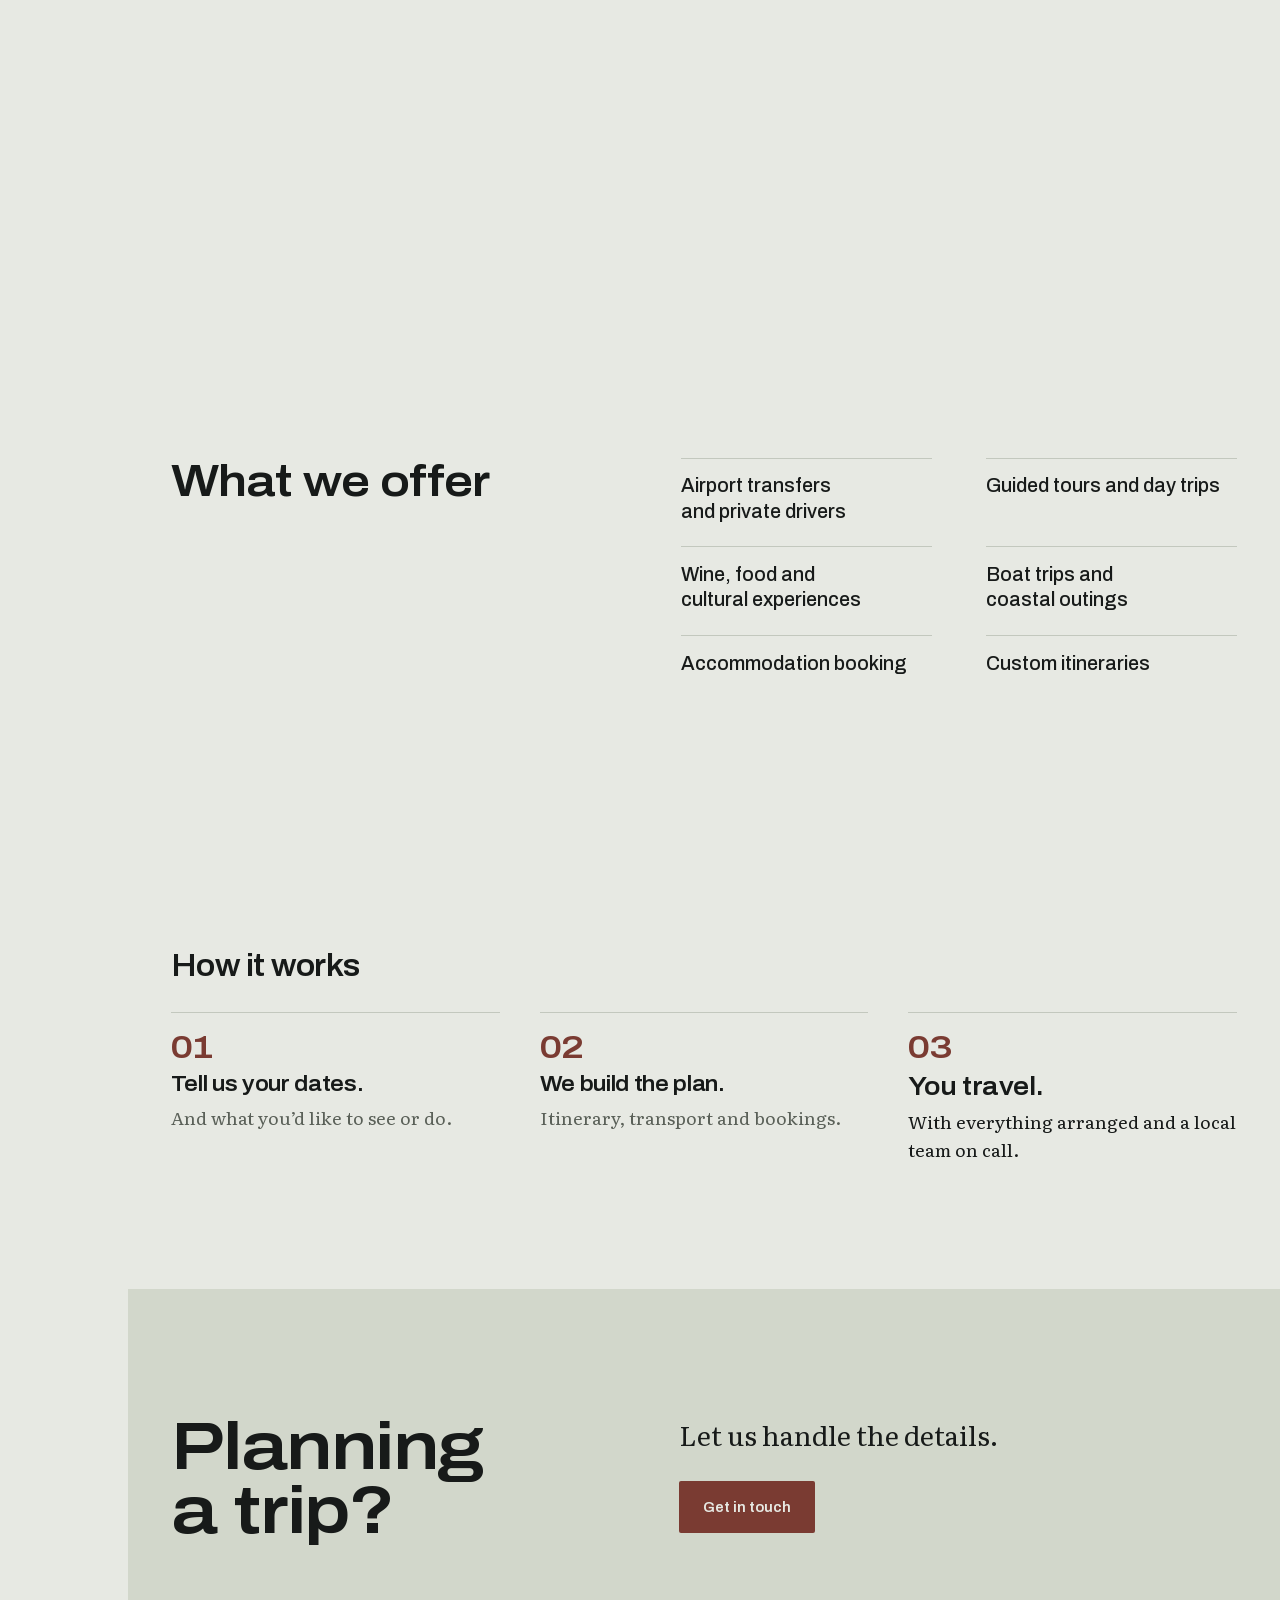
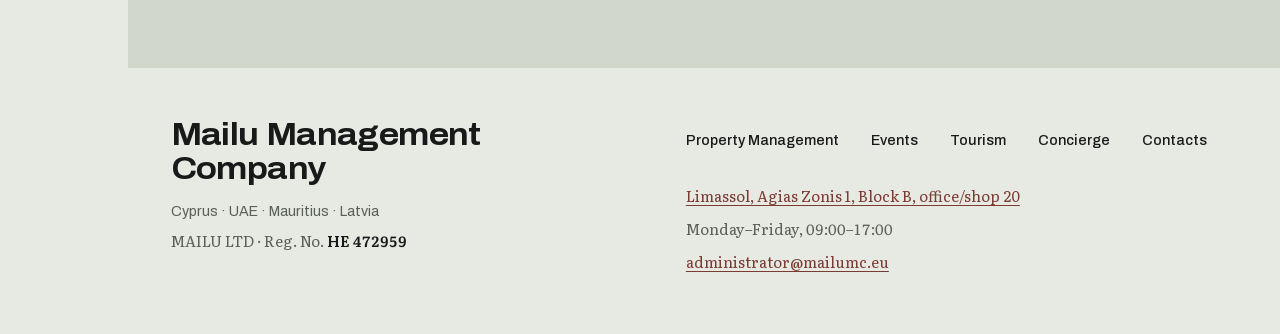
<file: tourism/index.html>
<!DOCTYPE html><!--YBMyzu_qZ03T_oK8B2Ocp--><html lang="en" class="__variable_afd4a3 __variable_526dcb"><head><meta charSet="utf-8"/><meta name="viewport" content="width=device-width, initial-scale=1"/><link rel="preload" href="/_next/static/media/a4f5b89dac3239e3-s.p.woff2" as="font" crossorigin="" type="font/woff2"/><link rel="preload" href="/_next/static/media/c214ffb7f5362987-s.p.woff2" as="font" crossorigin="" type="font/woff2"/><link rel="preload" as="image" imageSrcSet="/images/w/384/tr-horizon.webp 384w, /images/w/640/tr-horizon.webp 640w, /images/w/960/tr-horizon.webp 960w, /images/w/1280/tr-horizon.webp 1280w, /images/w/1920/tr-horizon.webp 1920w, /images/tr-horizon.webp 2560w" imageSizes="(min-width: 1024px) calc(100vw - 128px), 100vw" fetchPriority="high"/><link rel="stylesheet" href="/_next/static/css/cbcf88c3d02b8939.css" data-precedence="next"/><link rel="preload" as="script" fetchPriority="low" href="/_next/static/chunks/webpack-4c0355c0fce75264.js"/><script src="/_next/static/chunks/4bd1b696-c023c6e3521b1417.js" async=""></script><script src="/_next/static/chunks/255-d999a7d6833d3983.js" async=""></script><script src="/_next/static/chunks/main-app-151fe4c6d230de30.js" async=""></script><script src="/_next/static/chunks/619-ba102abea3e3d0e4.js" async=""></script><script src="/_next/static/chunks/356-2d2ea6367bd21005.js" async=""></script><script src="/_next/static/chunks/app/tourism/page-4443e79ab961480c.js" async=""></script><script src="/_next/static/chunks/app/layout-4e3936aef20956c5.js" async=""></script><meta name="next-size-adjust" content=""/><title>Travel &amp; Tour Services | Mailu MC – Cyprus</title><meta name="description" content="Transfers, guided tours and custom itineraries in Cyprus, the UAE, Mauritius and Latvia. Travel services by Mailu Management Company."/><link rel="canonical" href="https://mailumc.eu/tourism/"/><meta property="og:title" content="Travel &amp; Tour Services | Mailu MC – Cyprus"/><meta property="og:description" content="Transfers, guided tours and custom itineraries in Cyprus, the UAE, Mauritius and Latvia. Travel services by Mailu Management Company."/><meta property="og:site_name" content="Mailu MC"/><meta property="og:image" content="https://mailumc.eu/og.jpg"/><meta property="og:image:width" content="1200"/><meta property="og:image:height" content="630"/><meta property="og:type" content="website"/><meta name="twitter:card" content="summary_large_image"/><meta name="twitter:title" content="Travel &amp; Tour Services | Mailu MC – Cyprus"/><meta name="twitter:description" content="Transfers, guided tours and custom itineraries in Cyprus, the UAE, Mauritius and Latvia. Travel services by Mailu Management Company."/><meta name="twitter:image" content="https://mailumc.eu/og.jpg"/><meta name="twitter:image:width" content="1200"/><meta name="twitter:image:height" content="630"/><link rel="icon" href="/icon.svg?781d108b3bc96f99" type="image/svg+xml" sizes="any"/><script src="/_next/static/chunks/polyfills-42372ed130431b0a.js" noModule=""></script></head><body><div hidden=""><!--$--><!--/$--></div><a class="ghost skip-link" href="#main">Skip to content</a><header class="bar gutter"><a class="wordmark bar-mark" href="/">Mailu</a><nav class="desk-nav" aria-label="Primary"><a class="nav-item" href="/property-management/">Property Management</a><a class="nav-item" href="/events/">Events</a><a class="nav-item" href="/tourism/">Tourism</a><a class="nav-item" href="/concierge/">Concierge</a><a class="nav-item" href="/contacts/">Contacts</a></nav><button type="button" class="ghost menu-toggle" aria-expanded="false" aria-controls="mailu-menu"><span class="menu-icon" aria-hidden="true"><span></span><span></span></span>Menu</button><div id="mailu-menu" class="menu gutter" role="dialog" aria-modal="true" aria-label="Menu" hidden=""><div class="menu-head"><span class="wordmark">Mailu</span><button type="button" class="ghost">Close</button></div><nav class="menu-nav" aria-label="Primary"><a class="menu-item t-heading-1" href="/">Home</a><a class="menu-item t-heading-1" href="/property-management/">Property Management</a><a class="menu-item t-heading-1" href="/events/">Events</a><a class="menu-item marker t-heading-1" aria-current="page" href="/tourism/">Tourism</a><a class="menu-item t-heading-1" href="/concierge/">Concierge</a><a class="menu-item t-heading-1" href="/contacts/">Contacts</a></nav><ul class="menu-juris t-nav" aria-label="Jurisdictions"><li data-current="">Cyprus</li><li>UAE</li><li>Mauritius</li><li>Latvia</li></ul></div></header><div aria-hidden="true" class="rail-sentinel"></div><noscript><style>[data-rail-state] [data-juris]{opacity:0;visibility:hidden}
[data-rail-state] [data-sections]{opacity:1;visibility:visible;transform:none}</style></noscript><div class="rail" data-dark="true" data-rail-state="jurisdictions"><a class="wordmark" href="/">Mailu</a><div class="rail-slot"><ul class="rail-block rail-state" data-juris="true" data-rise-rail="true" aria-label="Jurisdictions"><li class="rail-item" data-current=""><span>Cyprus<span class="rail-city">Limassol</span></span></li><li class="rail-item">UAE</li><li class="rail-item">Mauritius</li><li class="rail-item">Latvia</li></ul><nav class="rail-block rail-state rail-sections" data-sections="true" aria-label="Sections"><a class="rail-item" href="/">Home</a><a class="rail-item" href="/property-management/">Property</a><a class="rail-item" href="/events/">Events</a><span class="rail-item marker" aria-current="page">Tourism</span><a class="rail-item" href="/concierge/">Concierge</a><a class="rail-item" href="/contacts/">Contacts</a></nav></div></div><ul class="strip gutter t-nav" aria-label="Jurisdictions"><li data-current="">Cyprus</li><li>UAE</li><li>Mauritius</li><li>Latvia</li></ul><main id="main" tabindex="-1" data-rhythm="wide"><section class="hero gutter tr-hero" data-hero-size="page"><div class="hero-text" data-rise="true"><h1 class="t-display-1">Travel &amp; Local Experiences</h1><p class="t-body-large hero-promise">Transfers, tours and curated experiences – arranged around you, wherever you’re staying.</p><a class="btn" href="/contacts/">Plan your trip</a></div><div class="hero-media"><img alt="A wooded headland at the left of the frame and open sea beyond it. The horizon runs the full width under a high sky." fetchPriority="high" width="2304" height="921" decoding="async" data-nimg="1" class="frame tr-horizon" style="color:transparent;aspect-ratio:2304 / 921;background-size:cover;background-position:50% 50%;background-repeat:no-repeat;background-image:url(&quot;data:image/svg+xml;charset=utf-8,%3Csvg xmlns=&#x27;http://www.w3.org/2000/svg&#x27; viewBox=&#x27;0 0 2304 921&#x27;%3E%3Cfilter id=&#x27;b&#x27; color-interpolation-filters=&#x27;sRGB&#x27;%3E%3CfeGaussianBlur stdDeviation=&#x27;20&#x27;/%3E%3CfeColorMatrix values=&#x27;1 0 0 0 0 0 1 0 0 0 0 0 1 0 0 0 0 0 100 -1&#x27; result=&#x27;s&#x27;/%3E%3CfeFlood x=&#x27;0&#x27; y=&#x27;0&#x27; width=&#x27;100%25&#x27; height=&#x27;100%25&#x27;/%3E%3CfeComposite operator=&#x27;out&#x27; in=&#x27;s&#x27;/%3E%3CfeComposite in2=&#x27;SourceGraphic&#x27;/%3E%3CfeGaussianBlur stdDeviation=&#x27;20&#x27;/%3E%3C/filter%3E%3Cimage width=&#x27;100%25&#x27; height=&#x27;100%25&#x27; x=&#x27;0&#x27; y=&#x27;0&#x27; preserveAspectRatio=&#x27;none&#x27; style=&#x27;filter: url(%23b);&#x27; href=&#x27;[data-uri]&#x27;/%3E%3C/svg%3E&quot;)" sizes="(min-width: 1024px) calc(100vw - 128px), 100vw" srcSet="/images/w/384/tr-horizon.webp 384w, /images/w/640/tr-horizon.webp 640w, /images/w/960/tr-horizon.webp 960w, /images/w/1280/tr-horizon.webp 1280w, /images/w/1920/tr-horizon.webp 1920w, /images/tr-horizon.webp 2560w" src="/images/tr-horizon.webp"/></div></section><section class="intro gutter"><h2 class="sr-only">Introduction</h2><p class="t-body-large intro-opener">There’s more to see than the obvious sights.</p><p class="t-body intro-detail">Whether you’re visiting for a weekend or staying longer, we build the trip around your interests and take care of the arrangements – in Cyprus, the UAE, Mauritius and Latvia.</p></section><section class="route" data-route="scroll" aria-labelledby="route-heading"><div class="route-outer"><div class="route-pin"><div class="route-inner"><div class="route-head"><h2 class="t-heading-1" id="route-heading">Popular experiences</h2><a class="link route-skip" href="#after-route">Skip the route</a></div><ol class="route-track"><li class="route-stop" tabindex="0"><img alt="The deck of a sailing boat under way. The sail is up, the sun sits low over the water and the wake runs out behind." loading="lazy" width="1376" height="917" decoding="async" data-nimg="1" class="route-frame" style="color:transparent;aspect-ratio:1376 / 917;background-size:cover;background-position:50% 50%;background-repeat:no-repeat;background-image:url(&quot;data:image/svg+xml;charset=utf-8,%3Csvg xmlns=&#x27;http://www.w3.org/2000/svg&#x27; viewBox=&#x27;0 0 1376 917&#x27;%3E%3Cfilter id=&#x27;b&#x27; color-interpolation-filters=&#x27;sRGB&#x27;%3E%3CfeGaussianBlur stdDeviation=&#x27;20&#x27;/%3E%3CfeColorMatrix values=&#x27;1 0 0 0 0 0 1 0 0 0 0 0 1 0 0 0 0 0 100 -1&#x27; result=&#x27;s&#x27;/%3E%3CfeFlood x=&#x27;0&#x27; y=&#x27;0&#x27; width=&#x27;100%25&#x27; height=&#x27;100%25&#x27;/%3E%3CfeComposite operator=&#x27;out&#x27; in=&#x27;s&#x27;/%3E%3CfeComposite in2=&#x27;SourceGraphic&#x27;/%3E%3CfeGaussianBlur stdDeviation=&#x27;20&#x27;/%3E%3C/filter%3E%3Cimage width=&#x27;100%25&#x27; height=&#x27;100%25&#x27; x=&#x27;0&#x27; y=&#x27;0&#x27; preserveAspectRatio=&#x27;none&#x27; style=&#x27;filter: url(%23b);&#x27; href=&#x27;[data-uri]&#x27;/%3E%3C/svg%3E&quot;)" sizes="(min-width: 1024px) min(75vh, 810px), calc(100vw - 76px)" srcSet="/images/w/256/tr-coast.webp 256w, /images/w/384/tr-coast.webp 384w, /images/w/640/tr-coast.webp 640w, /images/w/960/tr-coast.webp 960w, /images/w/1280/tr-coast.webp 1280w, /images/tr-coast.webp 1920w, /images/tr-coast.webp 2560w" src="/images/tr-coast.webp"/><div class="route-caption"><h3 class="t-heading-2">Coastal escapes</h3><p class="t-body route-note">marinas, beaches and boat trips</p></div></li><li class="route-leg" aria-hidden="true"><img alt="An old coastal town seen across the water from a moving boat. The varnished rail and the wake fill the foreground." loading="lazy" width="880" height="1100" decoding="async" data-nimg="1" class="route-frame" style="color:transparent;aspect-ratio:880 / 1100;background-size:cover;background-position:50% 50%;background-repeat:no-repeat;background-image:url(&quot;data:image/svg+xml;charset=utf-8,%3Csvg xmlns=&#x27;http://www.w3.org/2000/svg&#x27; viewBox=&#x27;0 0 880 1100&#x27;%3E%3Cfilter id=&#x27;b&#x27; color-interpolation-filters=&#x27;sRGB&#x27;%3E%3CfeGaussianBlur stdDeviation=&#x27;20&#x27;/%3E%3CfeColorMatrix values=&#x27;1 0 0 0 0 0 1 0 0 0 0 0 1 0 0 0 0 0 100 -1&#x27; result=&#x27;s&#x27;/%3E%3CfeFlood x=&#x27;0&#x27; y=&#x27;0&#x27; width=&#x27;100%25&#x27; height=&#x27;100%25&#x27;/%3E%3CfeComposite operator=&#x27;out&#x27; in=&#x27;s&#x27;/%3E%3CfeComposite in2=&#x27;SourceGraphic&#x27;/%3E%3CfeGaussianBlur stdDeviation=&#x27;20&#x27;/%3E%3C/filter%3E%3Cimage width=&#x27;100%25&#x27; height=&#x27;100%25&#x27; x=&#x27;0&#x27; y=&#x27;0&#x27; preserveAspectRatio=&#x27;none&#x27; style=&#x27;filter: url(%23b);&#x27; href=&#x27;[data-uri]&#x27;/%3E%3C/svg%3E&quot;)" sizes="(min-width: 1024px) min(40vh, 432px), calc((100vw - 76px) * 0.54)" srcSet="/images/w/256/tr-leg1.webp 256w, /images/w/384/tr-leg1.webp 384w, /images/w/640/tr-leg1.webp 640w, /images/tr-leg1.webp 960w, /images/tr-leg1.webp 1280w, /images/tr-leg1.webp 1920w, /images/tr-leg1.webp 2560w" src="/images/tr-leg1.webp"/></li><li class="route-stop" tabindex="0"><img alt="A narrow street of old houses with shuttered windows. A tall panelled door stands in the near wall." loading="lazy" width="1376" height="918" decoding="async" data-nimg="1" class="route-frame" style="color:transparent;aspect-ratio:1376 / 918;background-size:cover;background-position:50% 50%;background-repeat:no-repeat;background-image:url(&quot;data:image/svg+xml;charset=utf-8,%3Csvg xmlns=&#x27;http://www.w3.org/2000/svg&#x27; viewBox=&#x27;0 0 1376 918&#x27;%3E%3Cfilter id=&#x27;b&#x27; color-interpolation-filters=&#x27;sRGB&#x27;%3E%3CfeGaussianBlur stdDeviation=&#x27;20&#x27;/%3E%3CfeColorMatrix values=&#x27;1 0 0 0 0 0 1 0 0 0 0 0 1 0 0 0 0 0 100 -1&#x27; result=&#x27;s&#x27;/%3E%3CfeFlood x=&#x27;0&#x27; y=&#x27;0&#x27; width=&#x27;100%25&#x27; height=&#x27;100%25&#x27;/%3E%3CfeComposite operator=&#x27;out&#x27; in=&#x27;s&#x27;/%3E%3CfeComposite in2=&#x27;SourceGraphic&#x27;/%3E%3CfeGaussianBlur stdDeviation=&#x27;20&#x27;/%3E%3C/filter%3E%3Cimage width=&#x27;100%25&#x27; height=&#x27;100%25&#x27; x=&#x27;0&#x27; y=&#x27;0&#x27; preserveAspectRatio=&#x27;none&#x27; style=&#x27;filter: url(%23b);&#x27; href=&#x27;[data-uri]&#x27;/%3E%3C/svg%3E&quot;)" sizes="(min-width: 1024px) min(75vh, 810px), calc(100vw - 76px)" srcSet="/images/w/256/tr-town.webp 256w, /images/w/384/tr-town.webp 384w, /images/w/640/tr-town.webp 640w, /images/w/960/tr-town.webp 960w, /images/w/1280/tr-town.webp 1280w, /images/tr-town.webp 1920w, /images/tr-town.webp 2560w" src="/images/tr-town.webp"/><div class="route-caption"><h3 class="t-heading-2">Old towns and cultural heritage</h3></div></li><li class="route-leg" aria-hidden="true"><img alt="A stepped alley between stone houses, with plants in pots along one side. A figure walks away up the steps." loading="lazy" width="880" height="1099" decoding="async" data-nimg="1" class="route-frame" style="color:transparent;aspect-ratio:880 / 1099;background-size:cover;background-position:50% 50%;background-repeat:no-repeat;background-image:url(&quot;data:image/svg+xml;charset=utf-8,%3Csvg xmlns=&#x27;http://www.w3.org/2000/svg&#x27; viewBox=&#x27;0 0 880 1099&#x27;%3E%3Cfilter id=&#x27;b&#x27; color-interpolation-filters=&#x27;sRGB&#x27;%3E%3CfeGaussianBlur stdDeviation=&#x27;20&#x27;/%3E%3CfeColorMatrix values=&#x27;1 0 0 0 0 0 1 0 0 0 0 0 1 0 0 0 0 0 100 -1&#x27; result=&#x27;s&#x27;/%3E%3CfeFlood x=&#x27;0&#x27; y=&#x27;0&#x27; width=&#x27;100%25&#x27; height=&#x27;100%25&#x27;/%3E%3CfeComposite operator=&#x27;out&#x27; in=&#x27;s&#x27;/%3E%3CfeComposite in2=&#x27;SourceGraphic&#x27;/%3E%3CfeGaussianBlur stdDeviation=&#x27;20&#x27;/%3E%3C/filter%3E%3Cimage width=&#x27;100%25&#x27; height=&#x27;100%25&#x27; x=&#x27;0&#x27; y=&#x27;0&#x27; preserveAspectRatio=&#x27;none&#x27; style=&#x27;filter: url(%23b);&#x27; href=&#x27;[data-uri]&#x27;/%3E%3C/svg%3E&quot;)" sizes="(min-width: 1024px) min(40vh, 432px), calc((100vw - 76px) * 0.54)" srcSet="/images/w/256/tr-leg2a.webp 256w, /images/w/384/tr-leg2a.webp 384w, /images/w/640/tr-leg2a.webp 640w, /images/tr-leg2a.webp 960w, /images/tr-leg2a.webp 1280w, /images/tr-leg2a.webp 1920w, /images/tr-leg2a.webp 2560w" src="/images/tr-leg2a.webp"/></li><li class="route-stop" tabindex="0"><img alt="Terraced vineyards on a slope above a river. A single white house stands among the rows." loading="lazy" width="1200" height="800" decoding="async" data-nimg="1" class="route-frame" style="color:transparent;aspect-ratio:1200 / 800;background-size:cover;background-position:50% 50%;background-repeat:no-repeat;background-image:url(&quot;data:image/svg+xml;charset=utf-8,%3Csvg xmlns=&#x27;http://www.w3.org/2000/svg&#x27; viewBox=&#x27;0 0 1200 800&#x27;%3E%3Cfilter id=&#x27;b&#x27; color-interpolation-filters=&#x27;sRGB&#x27;%3E%3CfeGaussianBlur stdDeviation=&#x27;20&#x27;/%3E%3CfeColorMatrix values=&#x27;1 0 0 0 0 0 1 0 0 0 0 0 1 0 0 0 0 0 100 -1&#x27; result=&#x27;s&#x27;/%3E%3CfeFlood x=&#x27;0&#x27; y=&#x27;0&#x27; width=&#x27;100%25&#x27; height=&#x27;100%25&#x27;/%3E%3CfeComposite operator=&#x27;out&#x27; in=&#x27;s&#x27;/%3E%3CfeComposite in2=&#x27;SourceGraphic&#x27;/%3E%3CfeGaussianBlur stdDeviation=&#x27;20&#x27;/%3E%3C/filter%3E%3Cimage width=&#x27;100%25&#x27; height=&#x27;100%25&#x27; x=&#x27;0&#x27; y=&#x27;0&#x27; preserveAspectRatio=&#x27;none&#x27; style=&#x27;filter: url(%23b);&#x27; href=&#x27;[data-uri]&#x27;/%3E%3C/svg%3E&quot;)" sizes="(min-width: 1024px) min(75vh, 810px), calc(100vw - 76px)" srcSet="/images/w/256/tr-vines.webp 256w, /images/w/384/tr-vines.webp 384w, /images/w/640/tr-vines.webp 640w, /images/w/960/tr-vines.webp 960w, /images/tr-vines.webp 1280w, /images/tr-vines.webp 1920w, /images/tr-vines.webp 2560w" src="/images/tr-vines.webp"/><div class="route-caption"><h3 class="t-heading-2">Countryside and wine routes</h3></div></li><li class="route-leg" aria-hidden="true"><img alt="A vine pergola over a paved path, with grapes hanging from the frame. A table stands at the far end, in the light." loading="lazy" width="880" height="1100" decoding="async" data-nimg="1" class="route-frame" style="color:transparent;aspect-ratio:880 / 1100;background-size:cover;background-position:50% 50%;background-repeat:no-repeat;background-image:url(&quot;data:image/svg+xml;charset=utf-8,%3Csvg xmlns=&#x27;http://www.w3.org/2000/svg&#x27; viewBox=&#x27;0 0 880 1100&#x27;%3E%3Cfilter id=&#x27;b&#x27; color-interpolation-filters=&#x27;sRGB&#x27;%3E%3CfeGaussianBlur stdDeviation=&#x27;20&#x27;/%3E%3CfeColorMatrix values=&#x27;1 0 0 0 0 0 1 0 0 0 0 0 1 0 0 0 0 0 100 -1&#x27; result=&#x27;s&#x27;/%3E%3CfeFlood x=&#x27;0&#x27; y=&#x27;0&#x27; width=&#x27;100%25&#x27; height=&#x27;100%25&#x27;/%3E%3CfeComposite operator=&#x27;out&#x27; in=&#x27;s&#x27;/%3E%3CfeComposite in2=&#x27;SourceGraphic&#x27;/%3E%3CfeGaussianBlur stdDeviation=&#x27;20&#x27;/%3E%3C/filter%3E%3Cimage width=&#x27;100%25&#x27; height=&#x27;100%25&#x27; x=&#x27;0&#x27; y=&#x27;0&#x27; preserveAspectRatio=&#x27;none&#x27; style=&#x27;filter: url(%23b);&#x27; href=&#x27;[data-uri]&#x27;/%3E%3C/svg%3E&quot;)" sizes="(min-width: 1024px) min(40vh, 432px), calc((100vw - 76px) * 0.54)" srcSet="/images/w/256/tr-leg3.webp 256w, /images/w/384/tr-leg3.webp 384w, /images/w/640/tr-leg3.webp 640w, /images/tr-leg3.webp 960w, /images/tr-leg3.webp 1280w, /images/tr-leg3.webp 1920w, /images/tr-leg3.webp 2560w" src="/images/tr-leg3.webp"/></li><li class="route-stop" tabindex="0"><img alt="A table of small shared dishes against a dry stone wall. Two people reach in from either side." loading="lazy" width="1184" height="789" decoding="async" data-nimg="1" class="route-frame" style="color:transparent;aspect-ratio:1184 / 789;background-size:cover;background-position:50% 50%;background-repeat:no-repeat;background-image:url(&quot;data:image/svg+xml;charset=utf-8,%3Csvg xmlns=&#x27;http://www.w3.org/2000/svg&#x27; viewBox=&#x27;0 0 1184 789&#x27;%3E%3Cfilter id=&#x27;b&#x27; color-interpolation-filters=&#x27;sRGB&#x27;%3E%3CfeGaussianBlur stdDeviation=&#x27;20&#x27;/%3E%3CfeColorMatrix values=&#x27;1 0 0 0 0 0 1 0 0 0 0 0 1 0 0 0 0 0 100 -1&#x27; result=&#x27;s&#x27;/%3E%3CfeFlood x=&#x27;0&#x27; y=&#x27;0&#x27; width=&#x27;100%25&#x27; height=&#x27;100%25&#x27;/%3E%3CfeComposite operator=&#x27;out&#x27; in=&#x27;s&#x27;/%3E%3CfeComposite in2=&#x27;SourceGraphic&#x27;/%3E%3CfeGaussianBlur stdDeviation=&#x27;20&#x27;/%3E%3C/filter%3E%3Cimage width=&#x27;100%25&#x27; height=&#x27;100%25&#x27; x=&#x27;0&#x27; y=&#x27;0&#x27; preserveAspectRatio=&#x27;none&#x27; style=&#x27;filter: url(%23b);&#x27; href=&#x27;[data-uri]&#x27;/%3E%3C/svg%3E&quot;)" sizes="(min-width: 1024px) min(75vh, 810px), calc(100vw - 76px)" srcSet="/images/w/256/tr-food.webp 256w, /images/w/384/tr-food.webp 384w, /images/w/640/tr-food.webp 640w, /images/w/960/tr-food.webp 960w, /images/tr-food.webp 1280w, /images/tr-food.webp 1920w, /images/tr-food.webp 2560w" src="/images/tr-food.webp"/><div class="route-caption"><h3 class="t-heading-2">Local flavours</h3><p class="t-body route-note">food and market tours</p></div></li></ol></div></div></div></section><section class="gutter tr-offer" id="after-route" tabindex="-1" aria-labelledby="offer-heading"><h2 class="t-heading-1" id="offer-heading">What we offer</h2><ul class="tr-offer-list t-list-dense"><li>Airport transfers and private drivers</li><li>Guided tours and day trips</li><li>Wine, food and cultural experiences</li><li>Boat trips and coastal outings</li><li>Accommodation booking</li><li>Custom itineraries</li></ul></section><section class="steps gutter" data-steps="row"><h2 class="t-heading-2">How it works</h2><ol class="steps-list"><li class="step"><span aria-hidden="true" class="step-num tabular">01</span><h3 class="step-term">Tell us your dates.</h3><p class="step-text">And what you’d like to see or do.</p></li><li class="step"><span aria-hidden="true" class="step-num tabular">02</span><h3 class="step-term">We build the plan.</h3><p class="step-text">Itinerary, transport and bookings.</p></li><li class="step" data-last="true"><span aria-hidden="true" class="step-num tabular">03</span><h3 class="step-term">You travel.</h3><p class="step-text">With everything arranged and a local team on call.</p></li></ol></section><section class="cta-band gutter"><h2 class="t-display-2 wdth-118">Planning a trip?</h2><div class="cta-body"><p class="t-body-large">Let us handle the details.</p><a class="btn" href="/contacts/">Get in touch</a></div></section></main><!--$--><!--/$--><footer class="footer gutter"><h2 class="sr-only">Contact</h2><div class="footer-grid"><div><p class="wordmark-full">Mailu Management Company</p><p class="t-nav footer-reach">Cyprus · UAE · Mauritius · Latvia</p><p class="t-small footer-legal tabular">MAILU LTD<!-- --> · Reg. No.<!-- --> <span class="footer-reg">HE 472959</span></p></div><div><nav class="footer-nav" aria-label="Footer"><a class="nav-item" href="/property-management/">Property Management</a><a class="nav-item" href="/events/">Events</a><a class="nav-item" href="/tourism/">Tourism</a><a class="nav-item" href="/concierge/">Concierge</a><a class="nav-item" href="/contacts/">Contacts</a></nav><p class="t-small footer-detail"><a href="https://www.google.com/maps/search/?api=1&amp;query=Limassol%2C%20Agias%20Zonis%201%2C%20Block%20B%2C%20office%2Fshop%2020">Limassol, Agias Zonis 1, Block B, office/shop 20</a></p><p class="t-small footer-detail tabular">Monday–Friday, 09:00–17:00</p><p class="t-small footer-detail"><a href="mailto:administrator@mailumc.eu">administrator@mailumc.eu</a></p></div></div></footer><script src="/_next/static/chunks/webpack-4c0355c0fce75264.js" id="_R_" async=""></script><script>(self.__next_f=self.__next_f||[]).push([0])</script><script>self.__next_f.push([1,"1:\"$Sreact.fragment\"\n2:I[2619,[\"619\",\"static/chunks/619-ba102abea3e3d0e4.js\",\"356\",\"static/chunks/356-2d2ea6367bd21005.js\",\"164\",\"static/chunks/app/tourism/page-4443e79ab961480c.js\"],\"\"]\n3:I[5615,[\"619\",\"static/chunks/619-ba102abea3e3d0e4.js\",\"177\",\"static/chunks/app/layout-4e3936aef20956c5.js\"],\"default\"]\n4:I[8635,[\"619\",\"static/chunks/619-ba102abea3e3d0e4.js\",\"177\",\"static/chunks/app/layout-4e3936aef20956c5.js\"],\"default\"]\n5:I[9766,[],\"\"]\n6:I[8924,[],\"\"]\n7:I[2822,[\"619\",\"static/chunks/619-ba102abea3e3d0e4.js\",\"177\",\"static/chunks/app/layout-4e3936aef20956c5.js\"],\"default\"]\n8:I[1356,[\"619\",\"static/chunks/619-ba102abea3e3d0e4.js\",\"356\",\"static/chunks/356-2d2ea6367bd21005.js\",\"164\",\"static/chunks/app/tourism/page-4443e79ab961480c.js\"],\"Image\"]\nf:I[7150,[],\"\"]\n:HL[\"/_next/static/media/a4f5b89dac3239e3-s.p.woff2\",\"font\",{\"crossOrigin\":\"\",\"type\":\"font/woff2\"}]\n:HL[\"/_next/static/media/c214ffb7f5362987-s.p.woff2\",\"font\",{\"crossOrigin\":\"\",\"type\":\"font/woff2\"}]\n:HL[\"/_next/static/css/cbcf88c3d02b8939.css\",\"style\"]\n"])</script><script>self.__next_f.push([1,"0:{\"P\":null,\"b\":\"YBMyzu-qZ03T-oK8B2Ocp\",\"p\":\"\",\"c\":[\"\",\"tourism\",\"\"],\"i\":false,\"f\":[[[\"\",{\"children\":[\"tourism\",{\"children\":[\"__PAGE__\",{}]}]},\"$undefined\",\"$undefined\",true],[\"\",[\"$\",\"$1\",\"c\",{\"children\":[[[\"$\",\"link\",\"0\",{\"rel\":\"stylesheet\",\"href\":\"/_next/static/css/cbcf88c3d02b8939.css\",\"precedence\":\"next\",\"crossOrigin\":\"$undefined\",\"nonce\":\"$undefined\"}]],[\"$\",\"html\",null,{\"lang\":\"en\",\"className\":\"__variable_afd4a3 __variable_526dcb\",\"children\":[\"$\",\"body\",null,{\"children\":[[\"$\",\"a\",null,{\"className\":\"ghost skip-link\",\"href\":\"#main\",\"children\":\"Skip to content\"}],[\"$\",\"header\",null,{\"className\":\"bar gutter\",\"children\":[[\"$\",\"$L2\",null,{\"className\":\"wordmark bar-mark\",\"href\":\"/\",\"children\":\"Mailu\"}],[\"$\",\"nav\",null,{\"className\":\"desk-nav\",\"aria-label\":\"Primary\",\"children\":[[\"$\",\"$L2\",\"property-management\",{\"className\":\"nav-item\",\"href\":\"/property-management/\",\"children\":\"Property Management\"}],[\"$\",\"$L2\",\"events\",{\"className\":\"nav-item\",\"href\":\"/events/\",\"children\":\"Events\"}],[\"$\",\"$L2\",\"tourism\",{\"className\":\"nav-item\",\"href\":\"/tourism/\",\"children\":\"Tourism\"}],[\"$\",\"$L2\",\"concierge\",{\"className\":\"nav-item\",\"href\":\"/concierge/\",\"children\":\"Concierge\"}],[\"$\",\"$L2\",\"contacts\",{\"className\":\"nav-item\",\"href\":\"/contacts/\",\"children\":\"Contacts\"}]]}],[\"$\",\"$L3\",null,{}]]}],[\"$\",\"$L4\",null,{}],[\"$\",\"$L5\",null,{\"parallelRouterKey\":\"children\",\"error\":\"$undefined\",\"errorStyles\":\"$undefined\",\"errorScripts\":\"$undefined\",\"template\":[\"$\",\"$L6\",null,{}],\"templateStyles\":\"$undefined\",\"templateScripts\":\"$undefined\",\"notFound\":[[[\"$\",\"title\",null,{\"children\":\"404: This page could not be found.\"}],[\"$\",\"div\",null,{\"style\":{\"fontFamily\":\"system-ui,\\\"Segoe UI\\\",Roboto,Helvetica,Arial,sans-serif,\\\"Apple Color Emoji\\\",\\\"Segoe UI Emoji\\\"\",\"height\":\"100vh\",\"textAlign\":\"center\",\"display\":\"flex\",\"flexDirection\":\"column\",\"alignItems\":\"center\",\"justifyContent\":\"center\"},\"children\":[\"$\",\"div\",null,{\"children\":[[\"$\",\"style\",null,{\"dangerouslySetInnerHTML\":{\"__html\":\"body{color:#000;background:#fff;margin:0}.next-error-h1{border-right:1px solid rgba(0,0,0,.3)}@media (prefers-color-scheme:dark){body{color:#fff;background:#000}.next-error-h1{border-right:1px solid rgba(255,255,255,.3)}}\"}}],[\"$\",\"h1\",null,{\"className\":\"next-error-h1\",\"style\":{\"display\":\"inline-block\",\"margin\":\"0 20px 0 0\",\"padding\":\"0 23px 0 0\",\"fontSize\":24,\"fontWeight\":500,\"verticalAlign\":\"top\",\"lineHeight\":\"49px\"},\"children\":404}],[\"$\",\"div\",null,{\"style\":{\"display\":\"inline-block\"},\"children\":[\"$\",\"h2\",null,{\"style\":{\"fontSize\":14,\"fontWeight\":400,\"lineHeight\":\"49px\",\"margin\":0},\"children\":\"This page could not be found.\"}]}]]}]}]],[]],\"forbidden\":\"$undefined\",\"unauthorized\":\"$undefined\"}],[\"$\",\"$L7\",null,{}]]}]}]]}],{\"children\":[\"tourism\",[\"$\",\"$1\",\"c\",{\"children\":[null,[\"$\",\"$L5\",null,{\"parallelRouterKey\":\"children\",\"error\":\"$undefined\",\"errorStyles\":\"$undefined\",\"errorScripts\":\"$undefined\",\"template\":[\"$\",\"$L6\",null,{}],\"templateStyles\":\"$undefined\",\"templateScripts\":\"$undefined\",\"notFound\":\"$undefined\",\"forbidden\":\"$undefined\",\"unauthorized\":\"$undefined\"}]]}],{\"children\":[\"__PAGE__\",[\"$\",\"$1\",\"c\",{\"children\":[[\"$\",\"main\",null,{\"id\":\"main\",\"tabIndex\":-1,\"data-rhythm\":\"wide\",\"children\":[[\"$\",\"section\",null,{\"className\":\"hero gutter tr-hero\",\"data-hero-size\":\"page\",\"children\":[[\"$\",\"div\",null,{\"className\":\"hero-text\",\"data-rise\":true,\"children\":[[\"$\",\"h1\",null,{\"className\":\"t-display-1\",\"children\":\"Travel \u0026 Local Experiences\"}],\"$undefined\",[\"$\",\"p\",null,{\"className\":\"t-body-large hero-promise\",\"children\":\"Transfers, tours and curated experiences – arranged around you, wherever you’re staying.\"}],[\"$\",\"$L2\",null,{\"className\":\"btn\",\"href\":\"/contacts/\",\"children\":\"Plan your trip\"}]]}],[\"$\",\"div\",null,{\"className\":\"hero-media\",\"children\":[\"$\",\"$L8\",null,{\"className\":\"frame tr-horizon\",\"src\":\"/images/tr-horizon.webp\",\"width\":2304,\"height\":921,\"alt\":\"A wooded headland at the left of the frame and open sea beyond it. The horizon runs the full width under a high sky.\",\"style\":{\"aspectRatio\":\"2304 / 921\"},\"sizes\":\"(min-width: 1024px) calc(100vw - 128px), 100vw\",\"placeholder\":\"blur\",\"blurDataURL\":\"[data-uri]\",\"priority\":true,\"fetchPriority\":\"high\"}]}]]}],[\"$\",\"section\",null,{\"className\":\"intro gutter\",\"children\":[[\"$\",\"h2\",null,{\"className\":\"sr-only\",\"children\":\"Introduction\"}],[\"$\",\"p\",null,{\"className\":\"t-body-large intro-opener\",\"children\":\"There’s more to see than the obvious sights.\"}],[\"$\",\"p\",null,{\"className\":\"t-body intro-detail\",\"children\":\"Whether you’re visiting for a weekend or staying longer, we build the trip around your interests and take care of the arrangements – in Cyprus, the UAE, Mauritius and Latvia.\"}]]}],\"$L9\",\"$La\",\"$Lb\",\"$Lc\"]}],null,\"$Ld\"]}],{},null,false]},null,false]},null,false],\"$Le\",false]],\"m\":\"$undefined\",\"G\":[\"$f\",[]],\"s\":false,\"S\":true}\n"])</script><script>self.__next_f.push([1,"10:I[8932,[\"619\",\"static/chunks/619-ba102abea3e3d0e4.js\",\"356\",\"static/chunks/356-2d2ea6367bd21005.js\",\"164\",\"static/chunks/app/tourism/page-4443e79ab961480c.js\"],\"default\"]\n11:I[4431,[],\"OutletBoundary\"]\n13:I[5278,[],\"AsyncMetadataOutlet\"]\n15:I[4431,[],\"ViewportBoundary\"]\n17:I[4431,[],\"MetadataBoundary\"]\n18:\"$Sreact.suspense\"\n"])</script><script>self.__next_f.push([1,"9:[\"$\",\"$L10\",null,{\"heading\":\"Popular experiences\",\"stops\":[{\"name\":\"Coastal escapes\",\"note\":\"marinas, beaches and boat trips\",\"image\":{\"src\":\"/images/tr-coast.webp\",\"width\":1376,\"height\":917,\"alt\":\"The deck of a sailing boat under way. The sail is up, the sun sits low over the water and the wake runs out behind.\"}},{\"name\":\"Old towns and cultural heritage\",\"note\":null,\"image\":{\"src\":\"/images/tr-town.webp\",\"width\":1376,\"height\":918,\"alt\":\"A narrow street of old houses with shuttered windows. A tall panelled door stands in the near wall.\"}},{\"name\":\"Countryside and wine routes\",\"note\":null,\"image\":{\"src\":\"/images/tr-vines.webp\",\"width\":1200,\"height\":800,\"alt\":\"Terraced vineyards on a slope above a river. A single white house stands among the rows.\"}},{\"name\":\"Local flavours\",\"note\":\"food and market tours\",\"image\":{\"src\":\"/images/tr-food.webp\",\"width\":1184,\"height\":789,\"alt\":\"A table of small shared dishes against a dry stone wall. Two people reach in from either side.\"}}],\"legs\":[{\"src\":\"/images/tr-leg1.webp\",\"width\":880,\"height\":1100,\"alt\":\"An old coastal town seen across the water from a moving boat. The varnished rail and the wake fill the foreground.\"},{\"src\":\"/images/tr-leg2a.webp\",\"width\":880,\"height\":1099,\"alt\":\"A stepped alley between stone houses, with plants in pots along one side. A figure walks away up the steps.\"},{\"src\":\"/images/tr-leg3.webp\",\"width\":880,\"height\":1100,\"alt\":\"A vine pergola over a paved path, with grapes hanging from the frame. A table stands at the far end, in the light.\"}]}]\n"])</script><script>self.__next_f.push([1,"a:[\"$\",\"section\",null,{\"className\":\"gutter tr-offer\",\"id\":\"after-route\",\"tabIndex\":-1,\"aria-labelledby\":\"offer-heading\",\"children\":[[\"$\",\"h2\",null,{\"className\":\"t-heading-1\",\"id\":\"offer-heading\",\"children\":\"What we offer\"}],[\"$\",\"ul\",null,{\"className\":\"tr-offer-list t-list-dense\",\"children\":[[\"$\",\"li\",\"Airport transfers and private drivers\",{\"children\":\"Airport transfers and private drivers\"}],[\"$\",\"li\",\"Guided tours and day trips\",{\"children\":\"Guided tours and day trips\"}],[\"$\",\"li\",\"Wine, food and cultural experiences\",{\"children\":\"Wine, food and cultural experiences\"}],[\"$\",\"li\",\"Boat trips and coastal outings\",{\"children\":\"Boat trips and coastal outings\"}],[\"$\",\"li\",\"Accommodation booking\",{\"children\":\"Accommodation booking\"}],[\"$\",\"li\",\"Custom itineraries\",{\"children\":\"Custom itineraries\"}]]}]]}]\n"])</script><script>self.__next_f.push([1,"b:[\"$\",\"section\",null,{\"className\":\"steps gutter\",\"data-steps\":\"row\",\"children\":[[\"$\",\"h2\",null,{\"className\":\"t-heading-2\",\"children\":\"How it works\"}],[\"$\",\"ol\",null,{\"className\":\"steps-list\",\"children\":[[\"$\",\"li\",\"Tell us your dates.\",{\"className\":\"step\",\"data-last\":\"$undefined\",\"children\":[[\"$\",\"span\",null,{\"aria-hidden\":\"true\",\"className\":\"step-num tabular\",\"children\":\"01\"}],[\"$\",\"h3\",null,{\"className\":\"step-term\",\"children\":\"Tell us your dates.\"}],[\"$\",\"p\",null,{\"className\":\"step-text\",\"children\":\"And what you’d like to see or do.\"}]]}],[\"$\",\"li\",\"We build the plan.\",{\"className\":\"step\",\"data-last\":\"$undefined\",\"children\":[[\"$\",\"span\",null,{\"aria-hidden\":\"true\",\"className\":\"step-num tabular\",\"children\":\"02\"}],[\"$\",\"h3\",null,{\"className\":\"step-term\",\"children\":\"We build the plan.\"}],[\"$\",\"p\",null,{\"className\":\"step-text\",\"children\":\"Itinerary, transport and bookings.\"}]]}],[\"$\",\"li\",\"You travel.\",{\"className\":\"step\",\"data-last\":true,\"children\":[[\"$\",\"span\",null,{\"aria-hidden\":\"true\",\"className\":\"step-num tabular\",\"children\":\"03\"}],[\"$\",\"h3\",null,{\"className\":\"step-term\",\"children\":\"You travel.\"}],[\"$\",\"p\",null,{\"className\":\"step-text\",\"children\":\"With everything arranged and a local team on call.\"}]]}]]}]]}]\n"])</script><script>self.__next_f.push([1,"c:[\"$\",\"section\",null,{\"className\":\"cta-band gutter\",\"children\":[[\"$\",\"h2\",null,{\"className\":\"t-display-2 wdth-118\",\"children\":\"Planning a trip?\"}],[\"$\",\"div\",null,{\"className\":\"cta-body\",\"children\":[[\"$\",\"p\",null,{\"className\":\"t-body-large\",\"children\":\"Let us handle the details.\"}],[\"$\",\"$L2\",null,{\"className\":\"btn\",\"href\":\"/contacts/\",\"children\":\"Get in touch\"}]]}]]}]\nd:[\"$\",\"$L11\",null,{\"children\":[\"$L12\",[\"$\",\"$L13\",null,{\"promise\":\"$@14\"}]]}]\ne:[\"$\",\"$1\",\"h\",{\"children\":[null,[[\"$\",\"$L15\",null,{\"children\":\"$L16\"}],[\"$\",\"meta\",null,{\"name\":\"next-size-adjust\",\"content\":\"\"}]],[\"$\",\"$L17\",null,{\"children\":[\"$\",\"div\",null,{\"hidden\":true,\"children\":[\"$\",\"$18\",null,{\"fallback\":null,\"children\":\"$L19\"}]}]}]]}]\n"])</script><script>self.__next_f.push([1,"16:[[\"$\",\"meta\",\"0\",{\"charSet\":\"utf-8\"}],[\"$\",\"meta\",\"1\",{\"name\":\"viewport\",\"content\":\"width=device-width, initial-scale=1\"}]]\n12:null\n"])</script><script>self.__next_f.push([1,"1a:I[622,[],\"IconMark\"]\n"])</script><script>self.__next_f.push([1,"14:{\"metadata\":[[\"$\",\"title\",\"0\",{\"children\":\"Travel \u0026 Tour Services | Mailu MC – Cyprus\"}],[\"$\",\"meta\",\"1\",{\"name\":\"description\",\"content\":\"Transfers, guided tours and custom itineraries in Cyprus, the UAE, Mauritius and Latvia. Travel services by Mailu Management Company.\"}],[\"$\",\"link\",\"2\",{\"rel\":\"canonical\",\"href\":\"https://mailumc.eu/tourism/\"}],[\"$\",\"meta\",\"3\",{\"property\":\"og:title\",\"content\":\"Travel \u0026 Tour Services | Mailu MC – Cyprus\"}],[\"$\",\"meta\",\"4\",{\"property\":\"og:description\",\"content\":\"Transfers, guided tours and custom itineraries in Cyprus, the UAE, Mauritius and Latvia. Travel services by Mailu Management Company.\"}],[\"$\",\"meta\",\"5\",{\"property\":\"og:site_name\",\"content\":\"Mailu MC\"}],[\"$\",\"meta\",\"6\",{\"property\":\"og:image\",\"content\":\"https://mailumc.eu/og.jpg\"}],[\"$\",\"meta\",\"7\",{\"property\":\"og:image:width\",\"content\":\"1200\"}],[\"$\",\"meta\",\"8\",{\"property\":\"og:image:height\",\"content\":\"630\"}],[\"$\",\"meta\",\"9\",{\"property\":\"og:type\",\"content\":\"website\"}],[\"$\",\"meta\",\"10\",{\"name\":\"twitter:card\",\"content\":\"summary_large_image\"}],[\"$\",\"meta\",\"11\",{\"name\":\"twitter:title\",\"content\":\"Travel \u0026 Tour Services | Mailu MC – Cyprus\"}],[\"$\",\"meta\",\"12\",{\"name\":\"twitter:description\",\"content\":\"Transfers, guided tours and custom itineraries in Cyprus, the UAE, Mauritius and Latvia. Travel services by Mailu Management Company.\"}],[\"$\",\"meta\",\"13\",{\"name\":\"twitter:image\",\"content\":\"https://mailumc.eu/og.jpg\"}],[\"$\",\"meta\",\"14\",{\"name\":\"twitter:image:width\",\"content\":\"1200\"}],[\"$\",\"meta\",\"15\",{\"name\":\"twitter:image:height\",\"content\":\"630\"}],[\"$\",\"link\",\"16\",{\"rel\":\"icon\",\"href\":\"/icon.svg?781d108b3bc96f99\",\"type\":\"image/svg+xml\",\"sizes\":\"any\"}],[\"$\",\"$L1a\",\"17\",{}]],\"error\":null,\"digest\":\"$undefined\"}\n"])</script><script>self.__next_f.push([1,"19:\"$14:metadata\"\n"])</script></body></html>
</file>
<file: _next/static/css/cbcf88c3d02b8939.css>
/*! tailwindcss v4.3.3 | MIT License | https://tailwindcss.com */@layer properties{@supports (((-webkit-hyphens:none)) and (not (margin-trim:inline))) or ((-moz-orient:inline) and (not (color:rgb(from red r g b)))){*,::backdrop,:after,:before{--tw-rotate-x:initial;--tw-rotate-y:initial;--tw-rotate-z:initial;--tw-skew-x:initial;--tw-skew-y:initial;--tw-ordinal:initial;--tw-slashed-zero:initial;--tw-numeric-figure:initial;--tw-numeric-spacing:initial;--tw-numeric-fraction:initial;--tw-shadow:0 0 #0000;--tw-shadow-color:initial;--tw-shadow-alpha:100%;--tw-inset-shadow:0 0 #0000;--tw-inset-shadow-color:initial;--tw-inset-shadow-alpha:100%;--tw-ring-color:initial;--tw-ring-shadow:0 0 #0000;--tw-inset-ring-color:initial;--tw-inset-ring-shadow:0 0 #0000;--tw-ring-inset:initial;--tw-ring-offset-width:0px;--tw-ring-offset-color:#fff;--tw-ring-offset-shadow:0 0 #0000;--tw-blur:initial;--tw-brightness:initial;--tw-contrast:initial;--tw-grayscale:initial;--tw-hue-rotate:initial;--tw-invert:initial;--tw-opacity:initial;--tw-saturate:initial;--tw-sepia:initial;--tw-drop-shadow:initial;--tw-drop-shadow-color:initial;--tw-drop-shadow-alpha:100%;--tw-drop-shadow-size:initial}}}@layer theme{:host,:root{--default-transition-duration:.15s;--default-transition-timing-function:cubic-bezier(.4,0,.2,1);--color-canvas:#e7e9e3;--color-ink:#171a19;--color-ink-muted:#5a6058;--color-hairline:#c3c8be;--color-accent:#7a3b32;--color-accent-hover:#5e2c25;--color-band:#d2d7cb;--color-dark:#171a19;--color-dark-ink:#e7e9e3;--color-dark-muted:#a9b0a6;--color-accent-on-dark:#d9a18e;--color-accent-on-dark-hover:#ebc4b4;--font-display:var(--font-archivo),"Helvetica Neue",Arial,sans-serif;--font-body:var(--font-literata),Georgia,serif;--text-display-1:clamp(3rem,1.944rem + 4.51vw,6rem);--text-display-2:clamp(2.375rem,1.627rem + 3.19vw,4.5rem);--text-heading-1:clamp(1.875rem,1.479rem + 1.69vw,3rem);--text-heading-2:clamp(1.5rem,1.324rem + .75vw,2rem);--text-lead:clamp(1.5rem,1.324rem + .75vw,2rem);--text-body-large:clamp(1.25rem,1.074rem + .75vw,1.75rem);--text-list-dense:clamp(1.0625rem,1rem + .28vw,1.25rem);--text-body:clamp(1rem,.956rem + .19vw,1.125rem);--text-small:clamp(.875rem,.853rem + .09vw,.9375rem);--radius-control:2px;--ease-swap:cubic-bezier(.16,.84,.44,1)}}@layer base{*,::backdrop,:after,:before{box-sizing:border-box;border:0 solid;margin:0;padding:0}::file-selector-button{box-sizing:border-box;border:0 solid;margin:0;padding:0}:host,html{-webkit-text-size-adjust:100%;tab-size:4;line-height:1.5;font-family:var(--default-font-family,-apple-system,BlinkMacSystemFont,"Segoe UI",Roboto,"Helvetica Neue","Noto Sans",Arial,sans-serif,"Apple Color Emoji","Segoe UI Emoji","Segoe UI Symbol","Noto Color Emoji");font-feature-settings:var(--default-font-feature-settings,normal);font-variation-settings:var(--default-font-variation-settings,normal);-webkit-tap-highlight-color:transparent}hr{height:0;color:inherit;border-top-width:1px}abbr:where([title]){-webkit-text-decoration:underline dotted;text-decoration:underline dotted}h1,h2,h3,h4,h5,h6{font-size:inherit;font-weight:inherit}a{color:inherit;-webkit-text-decoration:inherit;text-decoration:inherit}b,strong{font-weight:bolder}code,kbd,pre,samp{font-family:var(--default-mono-font-family,ui-monospace,SFMono-Regular,Menlo,Monaco,Consolas,"Liberation Mono","Courier New",monospace);font-feature-settings:var(--default-mono-font-feature-settings,normal);font-variation-settings:var(--default-mono-font-variation-settings,normal);font-size:1em}small{font-size:80%}sub,sup{vertical-align:baseline;font-size:75%;line-height:0;position:relative}sub{bottom:-.25em}sup{top:-.5em}table{text-indent:0;border-color:inherit;border-collapse:collapse}:-moz-focusring:where(:not(iframe)){outline:auto}progress{vertical-align:baseline}summary{display:list-item}menu,ol,ul{list-style:none}audio,canvas,embed,iframe,img,object,svg,video{vertical-align:middle;display:block}img,video{max-width:100%;height:auto}button,input,optgroup,select,textarea{font:inherit;font-feature-settings:inherit;font-variation-settings:inherit;letter-spacing:inherit;color:inherit;opacity:1;background-color:#0000;border-radius:0}::file-selector-button{font:inherit;font-feature-settings:inherit;font-variation-settings:inherit;letter-spacing:inherit;color:inherit;opacity:1;background-color:#0000;border-radius:0}:where(select:is([multiple],[size])) optgroup{font-weight:bolder}:where(select:is([multiple],[size])) optgroup option{padding-inline-start:20px}::file-selector-button{margin-inline-end:4px}::placeholder{opacity:1}@supports (not ((-webkit-appearance:-apple-pay-button))) or (contain-intrinsic-size:1px){::placeholder{color:currentColor}@supports (color:color-mix(in lab,red,red)){::placeholder{color:color-mix(in oklab,currentcolor 50%,transparent)}}}textarea{resize:vertical}::-webkit-search-decoration{-webkit-appearance:none}::-webkit-date-and-time-value{min-height:1lh;text-align:inherit}::-webkit-datetime-edit{display:inline-flex}::-webkit-datetime-edit-fields-wrapper{padding:0}::-webkit-datetime-edit,::-webkit-datetime-edit-year-field{padding-block:0}::-webkit-datetime-edit-day-field,::-webkit-datetime-edit-month-field{padding-block:0}::-webkit-datetime-edit-hour-field,::-webkit-datetime-edit-minute-field{padding-block:0}::-webkit-datetime-edit-millisecond-field,::-webkit-datetime-edit-second-field{padding-block:0}::-webkit-datetime-edit-meridiem-field{padding-block:0}::-webkit-calendar-picker-indicator{line-height:1}:-moz-ui-invalid{box-shadow:none}button,input:where([type=button],[type=reset],[type=submit]){appearance:button}::file-selector-button{appearance:button}::-webkit-inner-spin-button,::-webkit-outer-spin-button{height:auto}[hidden]:where(:not([hidden=until-found])){display:none!important}:root{--g:clamp(1.25rem,.664rem + 2.5vw,4rem);--gl:max(var(--g),env(safe-area-inset-left));--gr:max(var(--g),env(safe-area-inset-right));--rhythm-tight:clamp(2rem,1.5rem + 2vw,3.5rem);--rhythm-normal:clamp(3.5rem,2rem + 6vw,8rem);--rhythm-wide:clamp(4.75rem,2rem + 7.3vw,9rem);--rail:0px}@media (min-width:64rem){:root{--rail:128px}}html{background:var(--color-canvas);color:var(--color-ink);-webkit-text-size-adjust:100%}body{font-family:var(--font-body);font-size:var(--text-body);font-optical-sizing:auto;hanging-punctuation:first;line-height:1.66}:focus-visible{outline:3px solid var(--color-accent);outline-offset:3px}[data-dark] :focus-visible{outline-color:var(--color-accent-on-dark)}[tabindex="-1"]:not(:target):focus-visible{outline:none}main,section{min-width:0}main{scroll-margin-top:8rem}::selection{background:var(--color-band);color:var(--color-ink)}}@layer components{.t-display-1,.t-display-2,.t-heading-1,.t-heading-2,.t-lead,.t-list-dense,.t-nav{font-family:var(--font-display)}.t-body,.t-body-large,.t-small{font-family:var(--font-body)}.t-display-1{font-size:var(--text-display-1);letter-spacing:-.028em;line-height:.94}.t-display-1,.t-display-2{font-weight:620;font-stretch:118%}.t-display-2{font-size:var(--text-display-2);letter-spacing:-.022em;line-height:.96}.t-heading-1{font-size:var(--text-heading-1);letter-spacing:-.02em;font-weight:600;font-stretch:112%;line-height:1.05}.t-heading-2{font-size:var(--text-heading-2);letter-spacing:-.015em;font-weight:600;font-stretch:108%;line-height:1.1}.t-lead{font-size:var(--text-lead);font-weight:500;font-stretch:100%;line-height:1.2}.t-body-large{font-size:var(--text-body-large);line-height:1.44}.t-list-dense{font-size:var(--text-list-dense);font-weight:500;font-stretch:100%;line-height:1.3}.t-body{font-size:var(--text-body);line-height:1.66}.t-nav,.t-small{font-size:var(--text-small);line-height:1.5}.t-nav{font-weight:500;font-stretch:96%}.marker{border-left:4px solid var(--color-accent);padding-left:.55rem}[data-dark] .marker{border-left-color:var(--color-accent-on-dark)}.btn{cursor:pointer;border-radius:var(--radius-control);background:var(--color-accent);min-height:52px;color:var(--color-dark-ink);border:0;justify-content:center;padding-inline:1.5rem;font-stretch:100%;text-decoration:none}.btn,.link{font-family:var(--font-display);font-size:var(--text-small);align-items:center;font-weight:600;display:inline-flex}.link{min-height:44px;color:var(--color-accent);text-underline-offset:.2em;font-stretch:96%;text-decoration:underline;text-decoration-thickness:from-font}[data-dark] .link{color:var(--color-accent-on-dark)}.nav-item{font-weight:500;text-decoration:none}.ghost,.nav-item{min-height:44px;color:var(--color-ink);font-family:var(--font-display);font-size:var(--text-small);align-items:center;font-stretch:96%;display:inline-flex}.ghost{border:1px solid var(--color-hairline);border-radius:var(--radius-control);min-width:44px;cursor:pointer;background:0 0;gap:.6rem;padding-inline:.75rem;font-weight:600}@media (hover:hover) and (pointer:fine){.btn:hover{background:var(--color-accent-hover)}.link:hover{color:var(--color-accent-hover);text-decoration-thickness:2px}[data-dark] .link:hover{color:var(--color-accent-on-dark-hover)}.nav-item:hover{text-underline-offset:.35em;text-decoration:underline}}.wordmark{min-height:44px;font-family:var(--font-display);letter-spacing:-.015em;color:var(--color-ink);align-items:center;font-size:clamp(1.0625rem,1rem + .28vw,1.25rem);font-weight:700;font-stretch:112%;line-height:1.04;text-decoration:none;display:inline-flex}[data-dark] .wordmark{color:var(--color-dark-ink)}.wordmark-full{font-family:var(--font-display);font-size:var(--text-heading-2);letter-spacing:-.02em;font-weight:700;font-stretch:112%;line-height:1.1}.skip-link{clip-path:inset(50%);width:1px;height:1px;position:absolute;overflow:hidden}.skip-link:focus-visible{z-index:30;top:.5rem;left:calc(var(--rail) + .5rem);clip-path:none;background:var(--color-canvas);width:auto;height:auto;position:fixed;overflow:visible}.bar{z-index:5;background:var(--color-canvas);border-bottom:1px solid var(--color-hairline);justify-content:space-between;align-items:center;gap:.75rem;padding-block:.5rem;display:flex;position:sticky;top:0}.desk-nav{display:none}.menu-icon{flex-direction:column;gap:4px;display:flex}.menu-icon>span{background:currentColor;width:16px;height:2px;display:block}.strip{background:var(--color-canvas);border-bottom:1px solid var(--color-hairline);color:var(--color-ink-muted);align-items:center;gap:.9rem;margin:0;padding-block:.55rem;font-weight:400;list-style:none;display:flex}.strip>li[data-current]{color:var(--color-ink);font-weight:600}.rail{display:none}.rail-sentinel{width:1px;height:1px;position:absolute}.rail-slot{display:grid;position:absolute;top:50svh;left:18px;right:10px;transform:translateY(-50%)}.rail-block{transition:opacity .24s var(--ease-swap),transform .24s var(--ease-swap),visibility .24s var(--ease-swap);grid-area:1/1;align-self:center}.rail-state{flex-direction:column;gap:1.05rem;margin:0;padding:0;list-style:none;display:flex}.rail-item{font-family:var(--font-display);color:var(--color-dark-muted);align-items:center;font-size:1.0625rem;font-weight:400;font-stretch:96%;line-height:1.15;text-decoration:none;display:flex}.rail-item:not(.marker){padding-left:calc(4px + .55rem)}.rail-item.marker,.rail-item[data-current]{color:var(--color-dark-ink);font-weight:600}.rail-item.marker{padding-left:.55rem}.rail-sections .rail-item{min-height:44px}@media (hover:hover) and (pointer:fine){.rail-sections a.rail-item:hover{color:var(--color-accent-on-dark-hover)}.rail-sections a.rail-item:hover,.wordmark:hover{text-underline-offset:.35em;text-decoration:underline}}.rail-city{color:var(--color-dark-muted);font-size:.9375rem;font-weight:400;line-height:1.35;display:block}[data-sections]{opacity:0;visibility:hidden;transform:translateY(6px)}[data-rail-state=sections] [data-sections]{opacity:1;visibility:visible;transform:none}[data-rail-state=sections] [data-juris]{opacity:0;visibility:hidden;transform:translateY(-6px)}@media (prefers-reduced-motion:reduce){.rail-block{transition:none}}.menu{z-index:10;padding-block:.5rem calc(var(--rhythm-tight) + env(safe-area-inset-bottom));background:var(--color-canvas);flex-direction:column;display:flex;position:fixed;inset:0;overflow:auto}.menu[hidden]{display:none}.menu-head{justify-content:space-between;align-items:center;gap:1rem;min-height:44px;display:flex}.menu-nav{flex-direction:column;flex:auto;margin-top:1.5rem;display:flex}.menu-item{border-bottom:1px solid var(--color-hairline);color:var(--color-ink);padding-block:.9rem;flex:1 1 0;align-items:center;padding-left:calc(4px + .55rem);font-size:clamp(1.75rem,1.607rem + .61vw,1.9375rem);text-decoration:none;display:flex}.menu-item.marker{padding-left:.55rem}.menu-juris{color:var(--color-ink-muted);flex-wrap:wrap;align-items:flex-end;gap:1rem;margin:0;padding:2rem 0 0;font-weight:400;list-style:none;display:flex}.menu-juris>li[data-current]{color:var(--color-ink);font-weight:600}.footer{padding-top:var(--rhythm-tight);padding-bottom:calc(var(--rhythm-tight) + env(safe-area-inset-bottom))}.footer-grid{gap:1rem;display:grid}.footer-reach{margin:.9rem 0 0;font-weight:400}.footer-legal,.footer-reach{color:var(--color-ink-muted)}.footer-legal{margin:.5rem 0 0}.footer-reg{color:var(--color-ink);font-weight:600}.footer-nav{flex-direction:column;margin-bottom:.75rem;display:flex}.footer-detail{color:var(--color-ink-muted);margin:0}.footer-detail a{min-height:44px;color:var(--color-accent);text-underline-offset:.2em;align-items:center;text-decoration:underline;text-decoration-thickness:from-font;display:inline-flex}@media (hover:hover) and (pointer:fine){.footer-detail a:hover{color:var(--color-accent-hover);text-decoration-thickness:2px}}@media (min-width:64rem){body{padding-left:var(--rail)}.bar{z-index:auto;padding-top:max(1.5rem,env(safe-area-inset-top));border-bottom:0;justify-content:flex-end;gap:clamp(1rem,.2rem + 1.6vw,2.25rem);padding-bottom:1.5rem;position:static}.bar-mark,.menu,.menu-toggle,.strip{display:none}.desk-nav{align-items:center;gap:clamp(1rem,.2rem + 1.6vw,2.25rem);display:flex}.rail{z-index:2;width:var(--rail);background:var(--color-dark);padding:2.25rem 10px 2.5rem 18px;display:block;position:fixed;top:0;bottom:0;left:0}.footer-grid{grid-template-columns:minmax(0,.9fr) minmax(0,1.1fr);align-items:start;gap:4rem}.footer-nav{flex-flow:wrap;gap:0 2rem;margin-bottom:.75rem}}[data-rhythm=tight]>section{padding-block:var(--rhythm-tight)}[data-rhythm=normal]>section{padding-block:var(--rhythm-normal)}[data-rhythm=wide]>section{padding-block:var(--rhythm-wide)}[data-rhythm]>.hero{padding-block:0}[data-rhythm]>.dark-band{padding-block:var(--rhythm-wide)}[data-rhythm]>.services{padding-top:0}[data-rhythm]>.pm-residents{padding-bottom:0}[data-rhythm=tight]>.cta-band{margin-top:clamp(1rem,.5rem + 1.5vw,2.5rem)}.frame{width:100%;height:auto;display:block}.hero{grid-template-columns:minmax(0,1fr);gap:0;display:grid}.hero-text{flex-direction:column;align-items:flex-start;gap:clamp(1.25rem,.9rem + 1.4vw,2rem);min-width:0;padding-top:clamp(2rem,1rem + 3vw,4.5rem);padding-bottom:clamp(2.5rem,1rem + 5vw,6rem);display:flex}.hero-text>*{margin:0}.hero-text>h1{text-wrap:balance;max-width:11ch}.hero-juris{text-wrap:balance;max-width:18ch}.hero-juris-reach{color:var(--color-ink-muted)}.hero-promise{text-wrap:pretty;max-width:52ch}.hero-media{margin-inline:calc(var(--gl) * -1) calc(var(--gr) * -1);min-width:0}.intro-opener{text-wrap:pretty;max-width:54ch;margin:0 0 1.5rem}.intro-detail{max-width:64ch;color:var(--color-ink-muted);text-wrap:pretty;margin:0}.services{scroll-margin-top:4rem}.svc-flagship{grid-template-columns:minmax(0,1fr);display:grid}.svc-flagship-media{margin-inline:calc(var(--gl) * -1) calc(var(--gr) * -1);grid-row:1;min-width:0}.svc-flagship-text{flex-direction:column;grid-row:2;align-items:flex-start;gap:clamp(.9rem,.7rem + .8vw,1.4rem);min-width:0;padding-block:1.375rem 2.125rem;display:flex}.svc-flagship-text>*{margin:0}.svc-flagship-text>h3{text-wrap:balance;max-width:14ch}.svc-flagship-text>p{text-wrap:pretty;max-width:58ch}.svc-rest{grid-template-columns:minmax(0,1fr);display:grid}.svc-card{border-top:1px solid var(--color-hairline);grid-template-columns:minmax(0,1fr) auto;align-items:center;column-gap:1rem;min-width:0;padding-block:.625rem .75rem;display:grid;position:relative}.svc-card>*{margin:0}.svc-card>h3{grid-area:1/1}.svc-card>.link{grid-area:1/2;justify-self:end}.svc-card-text{max-width:38ch;color:var(--color-ink-muted);text-wrap:pretty;grid-area:2/1/auto/span 2}.svc-card>.link:after{content:"";position:absolute;inset:0}.dark-band{background:var(--color-dark);color:var(--color-dark-ink)}.geo{grid-template-columns:minmax(0,1fr);gap:2.25rem;display:grid}.geo-statement{font-family:var(--font-body);font-size:var(--text-lead);letter-spacing:-.012em;text-wrap:pretty;max-width:24ch;margin:0;line-height:1.22}.geo-names{flex-direction:column;align-items:flex-start;gap:clamp(.625rem,.5rem + 1vw,1.5rem);min-width:0;display:flex}.geo-names>*{margin:0}.geo-reach{color:var(--color-dark-muted);text-wrap:balance}.why-list{grid-template-columns:minmax(0,1fr);row-gap:0;margin:0;display:grid}.why-entry{border-top:1px solid var(--color-hairline);min-width:0;padding-top:clamp(1rem,.8rem + .8vw,1.5rem);padding-bottom:clamp(1.375rem,.891rem + 2.07vw,2.75rem)}.why-entry>dt{text-wrap:balance;margin:0 0 .5rem}.why-entry>dd{max-width:46ch;color:var(--color-ink-muted);text-wrap:pretty;margin:0}.cta-band{background:var(--color-band);grid-template-columns:minmax(0,1fr);gap:1rem;display:grid}.cta-band>h2{text-wrap:balance;margin:0}.cta-body{flex-direction:column;align-items:flex-start;gap:clamp(1.25rem,1rem + 1vw,1.75rem);min-width:0;display:flex}.cta-body>p{text-wrap:pretty;max-width:46ch;margin:0}.steps>h2{margin:0 0 clamp(1.25rem,1rem + 1vw,2rem)}.steps-list{margin:0;padding:0;list-style:none}.step{min-width:0}.step>*{margin:0}.step-num{color:var(--color-accent);line-height:1;display:block}.step-num,.step-term{font-family:var(--font-display)}.step-term{font-size:var(--step-term);letter-spacing:-.015em;font-weight:600;font-stretch:108%;line-height:1.15}.step-text{font-size:var(--text-body);color:var(--color-ink-muted);text-wrap:pretty;line-height:1.6}.step[data-last] .step-term{font-size:calc(var(--step-term) * 1.18)}.step[data-last] .step-text{color:var(--color-ink)}[data-steps=row]{--step-term:clamp(1.25rem,1.147rem + .44vw,1.375rem)}[data-steps=row] .steps-list{grid-template-columns:minmax(0,1fr);gap:2.25rem;display:grid}[data-steps=row] .step{border-top:1px solid var(--color-hairline);padding-top:1.1rem}[data-steps=row] .step-num{letter-spacing:-.03em;margin-bottom:.5rem;font-size:clamp(1.5rem,1.324rem + .75vw,2.5rem);font-weight:620;font-stretch:122%}[data-steps=row] .step-term{margin-bottom:.35rem}[data-rhythm=tight] [data-steps=row] .step-num{font-size:clamp(1.5rem,1.3rem + .85vw,1.875rem)}[data-steps=spine]{--step-term:clamp(1.375rem,1.2rem + .55vw,1.75rem)}[data-steps=spine] .steps-list{border-left:1px solid var(--color-hairline);margin-left:.5rem}[data-steps=spine] .step{padding-bottom:clamp(2.5rem,2.335rem + .7vw,3rem);padding-left:2.5rem;position:relative}[data-steps=spine] .step:last-child{padding-bottom:0}[data-steps=spine] .step:before{content:"";background:var(--color-accent);border-radius:50%;width:1rem;height:1rem;position:absolute;top:.3rem;left:-.5rem}[data-steps=spine] .step-num{font-size:var(--text-small);letter-spacing:.04em;color:var(--color-ink-muted);margin-bottom:.35rem;font-weight:600;font-stretch:96%}[data-steps=spine] .step-term{margin-bottom:.5rem}.steps-spread{grid-template-columns:minmax(0,1fr);gap:2.5rem;display:grid}.steps-media{margin-inline:calc(var(--gl) * -1) calc(var(--gr) * -1);min-width:0}@media not all and (min-width:64rem){.pm-hero .hero-text{gap:2rem;padding-top:3.5rem;padding-bottom:3.5rem}}.pm-lead{max-width:34ch;display:block}.pm-fork{font-family:var(--font-display);letter-spacing:-.01em;flex-direction:column;gap:2.25rem;margin:2.25rem 0 0 20px;font-weight:500;font-stretch:100%;line-height:1.25;display:flex}.pm-owners>h2{margin:0 0 1.75rem}.pm-duties{grid-template-columns:minmax(0,1fr);row-gap:1.15rem;margin:0;padding:0;list-style:none;display:grid}.pm-duties>li{border-top:1px solid var(--color-hairline);text-wrap:balance;min-width:0;padding-top:.7rem}[data-rhythm]>.pm-band{padding-block:max(7.75rem,var(--rhythm-wide))}.pm-band-line{font-size:var(--text-heading-2);letter-spacing:-.012em;text-wrap:pretty;max-width:30ch;margin:0;line-height:1.32}.pm-band-tail{color:var(--color-dark-muted)}.pm-residents>h2{margin:0 0 2.5rem}.pm-residents-grid{grid-template-columns:minmax(0,1fr);gap:3rem;display:grid}.pm-promises{flex-direction:column;gap:3rem;margin:0;padding:0;list-style:none;display:flex}.pm-promises>li{text-wrap:balance;min-width:0}.pm-residents-media{margin-inline:calc(var(--gl) * -1) calc(var(--gr) * -1);min-width:0}.pm-steps .step:nth-child(2),.pm-steps .step:nth-child(3){margin-left:40px}.pm-steps .step{border-top:0;padding-top:0}.ev-thesis{font-family:var(--font-display);letter-spacing:-.015em;text-wrap:pretty;max-width:34ch;margin:0 0 1.5rem;font-size:clamp(1.625rem,1.581rem + .188vw,1.75rem);font-weight:500;font-stretch:112%;line-height:1.22}.ev-register{grid-template-columns:minmax(0,1fr);display:grid}.ev-register>h2{margin:0 0 2rem}.ev-register[data-register=dense]>h2{margin-bottom:1.25rem}.ev-occasions{flex-direction:column;gap:clamp(3.5rem,3.148rem + 1.502vw,4.5rem);margin:0;padding:0;list-style:none;display:flex}.ev-occasions>li{letter-spacing:-.01em;text-wrap:pretty;min-width:0;line-height:1.34}.ev-logistics{border-bottom:1px solid var(--color-hairline);max-width:40ch;margin:0;padding:0;list-style:none}.ev-logistics>li{border-top:1px solid var(--color-hairline);letter-spacing:-.005em;min-width:0;padding-block:.55rem}.cn-intro{flex-wrap:wrap;align-items:baseline;gap:0 clamp(2rem,1rem + 3vw,4rem);display:flex}.cn-intro-opener{text-wrap:pretty;flex:28.75rem;min-width:0;max-width:46ch;margin:0;line-height:1.42}.cn-intro-detail{flex:21.25rem;max-width:44ch}.cn-spread{flex-wrap:wrap;align-items:stretch;gap:clamp(2rem,1rem + 3vw,4rem);display:flex}.cn-column{flex-direction:column;min-width:0;display:flex}.cn-column:first-child{flex:32.5rem}.cn-column:last-child{flex:30rem}.cn-column>h2{margin:0 0 clamp(1.25rem,1rem + 1vw,2rem)}.cn-modes,.cn-register{margin:0;padding:0;list-style:none}.cn-register{border-bottom:1px solid var(--color-hairline)}.cn-cell{border-top:1px solid var(--color-hairline);min-width:0;min-height:5.25rem;padding-block:.75rem}.cn-register>.cn-cell{align-items:center;display:flex}.cn-mode{flex-wrap:wrap;align-content:center;align-items:baseline;gap:.5rem 2rem;display:flex}.cn-mode-term{flex:0 0 clamp(7rem,22%,10rem);font-weight:600}.cn-mode-text{min-width:0;max-width:46ch;text-wrap:pretty;flex:16rem;line-height:1.65}.cn-mode-text,.cn-who{color:var(--color-ink-muted);margin:0}.cn-who{border-top:1px solid var(--color-hairline);border-bottom:1px solid var(--color-hairline);padding-block:1.4rem}.cn-who>span{text-wrap:pretty;max-width:62ch;display:block}.cn-media{margin-top:auto;margin-inline:calc(var(--gl) * -1) calc(var(--gr) * -1);padding-top:clamp(1.5rem,1rem + 2vw,2.5rem)}.tr-offer>h2{margin:0 0 1.5rem}.tr-offer-list{border-bottom:1px solid var(--color-hairline);margin:0;padding:0;list-style:none}.tr-offer-list>li{text-wrap:balance;min-width:0;padding-block:.85rem}.route-head,.tr-offer-list>li{border-top:1px solid var(--color-hairline)}.route-head{margin-inline:var(--gl) var(--gr);justify-content:space-between;align-items:baseline;gap:1rem;padding-top:1.1rem;display:flex}.route-head>h2{margin:0}.route-skip{clip-path:inset(50%);width:1px;height:1px;position:absolute;overflow:hidden}.route-skip:focus-visible{clip-path:none;width:auto;height:auto;position:static;overflow:visible}.route-track{--gap:12px;--peek:clamp(44px,13.6vw,58px);--stop-w:calc(100% - var(--gap) - var(--peek));gap:var(--gap);padding:0 0 0 var(--gl);overscroll-behavior-x:contain;scroll-snap-type:x proximity;scroll-padding-left:var(--gl);margin:1.5rem 0 0;list-style:none;display:flex;overflow-x:auto}.route-leg,.route-stop{flex:none;min-width:0}.route-stop{width:var(--stop-w);scroll-snap-align:start}.route-leg{width:calc(var(--stop-w) * .8 / 1.5)}.route-frame{object-fit:cover;width:100%;height:auto;display:block}.route-stop>.route-frame{aspect-ratio:3/2}.route-leg>.route-frame{aspect-ratio:4/5}.route-caption{border-top:1px solid var(--color-hairline);margin-top:1rem;padding-top:.75rem}.route-caption>*{margin:0}.route-note{color:var(--color-ink-muted);text-wrap:pretty;margin-top:.4rem}.ct-head>h1{margin:0}.ct-intro{text-wrap:pretty;max-width:52ch;margin:1.75rem 0 0}.ct-halves{margin-top:var(--rhythm-tight)}.ct-rule{height:0;margin:var(--rhythm-tight) 0;border:0;border-top:1px solid var(--color-hairline)}.ct-formwrap{min-width:0;position:relative}.ct-form{flex-direction:column;gap:1.5rem;display:flex}.ct-form>.btn{align-self:flex-start}.ct-field{flex-direction:column;gap:.4rem;display:flex}.ct-field>label,.ct-office-label{font-weight:600}.ct-input,.ct-textarea{border:1px solid var(--color-hairline);border-radius:var(--radius-control);width:100%;color:var(--color-ink);font-family:var(--font-body);background:0 0;padding:.75rem .85rem;font-size:1.0625rem;line-height:1.5}.ct-input{min-height:52px}.ct-textarea{resize:vertical;height:calc(12em + 1.5rem + 2px)}.ct-input:focus-visible,.ct-textarea:focus-visible{border-color:var(--color-accent)}.ct-input[data-invalid]{border-width:2px;border-color:var(--color-accent)}.ct-error{min-height:1.5em;color:var(--color-accent);margin:.15rem 0 0}.ct-honeypot{position:absolute;left:-9999px}.ct-status{flex-direction:column;align-items:flex-start;display:flex;position:absolute;inset:0}.ct-status-line{text-wrap:pretty;max-width:26ch;margin:0}.ct-status-sub{max-width:46ch;color:var(--color-ink-muted);text-wrap:pretty;margin:1.25rem 0 0}.ct-office{min-width:0}.ct-office-name{margin:0;font-weight:600}.ct-office-list{margin:0}.ct-office-label{margin:1.75rem 0 .25rem}.ct-office-value{margin:0}.ct-office-value a{min-height:44px;align-items:center;display:inline-flex}.ct-office-value a,.ct-status-sub a{color:var(--color-accent);text-underline-offset:.2em;text-decoration:underline;text-decoration-thickness:from-font}@media (hover:hover) and (pointer:fine){.ct-office-value a:hover,.ct-status-sub a:hover{color:var(--color-accent-hover);text-decoration-thickness:2px}}@media (min-width:64rem){.hero{grid-template-columns:minmax(0,1fr) minmax(0,34%);align-items:end;gap:clamp(1.5rem,.5rem + 3vw,4rem)}.hero[data-hero-size=full]{min-height:88svh}.hero[data-hero-size=page]{min-height:60svh}.hero[data-hero-size=compact]{min-height:56svh}.hero-media{align-self:end;margin-inline:0}.services{scroll-margin-top:0}.svc-flagship{grid-template-columns:minmax(0,1.02fr) minmax(0,.98fr);align-items:end;gap:clamp(1.5rem,.5rem + 3vw,4rem);padding-block:clamp(1rem,.5rem + 1vw,2rem) clamp(2.5rem,1.5rem + 4vw,5rem)}.svc-flagship-text{grid-area:1/1;padding-block:0}.svc-flagship-media{grid-area:1/2;margin-inline:0}.svc-rest{grid-template-columns:repeat(3,minmax(0,1fr));align-items:start;gap:clamp(1.5rem,.5rem + 3vw,3.5rem)}.svc-card{flex-direction:column;align-items:flex-start;gap:clamp(.75rem,.6rem + .6vw,1.1rem);padding-block:clamp(1.25rem,1rem + 1vw,2rem) 0;display:flex}.geo{grid-template-columns:minmax(0,.9fr) minmax(0,1.1fr);align-items:start;gap:clamp(2.5rem,1rem + 5vw,6rem)}.geo-statement{font-size:var(--text-heading-1)}.why-list{grid-template-columns:repeat(2,minmax(0,1fr));column-gap:clamp(2rem,1rem + 4vw,6rem)}.cta-band{grid-template-columns:minmax(0,.9fr) minmax(0,1.1fr);align-items:start;gap:clamp(1.5rem,.8rem + 3vw,4rem)}[data-steps=row] .steps-list{grid-template-columns:none;grid-auto-columns:minmax(0,1fr);grid-auto-flow:column;gap:clamp(1.5rem,1rem + 2vw,2.5rem)}[data-steps=row] .step{padding-top:1.25rem}.steps-spread{grid-template-columns:minmax(0,1fr) minmax(0,34%);align-items:start;gap:clamp(1.5rem,.5rem + 3vw,4rem)}.steps-media{margin-inline:0}.pm-fork{grid-template-columns:repeat(2,minmax(0,1fr));align-self:stretch;column-gap:clamp(1.5rem,.5rem + 3vw,4rem);margin:1.35rem 0 0;line-height:1.3;display:grid}.pm-fork>span{border-top:1px solid var(--color-hairline);padding-top:.9rem}.pm-owners{grid-template-columns:220px minmax(0,1fr);align-items:start;column-gap:clamp(1.5rem,.5rem + 3vw,4rem);display:grid}.pm-owners>h2{margin:0}.pm-duties{grid-template-rows:repeat(3,auto);grid-template-columns:repeat(2,minmax(0,1fr));grid-auto-flow:column;gap:1.7rem clamp(1.5rem,.5rem + 3vw,4rem)}.pm-duties>li{padding-top:.85rem}.pm-residents-grid{grid-template-columns:minmax(0,1fr) 420px;align-items:end;gap:4rem}.pm-promises{gap:0}.pm-promises>li{border-top:1px solid var(--color-hairline);max-width:20ch;padding:1.5rem 0 3.5rem}.pm-promises>li:last-child{padding-bottom:0}.pm-residents-media{margin-inline:0}.pm-steps .step{border-top:1px solid var(--color-hairline);padding-top:1.25rem}.pm-steps .step:nth-child(2),.pm-steps .step:nth-child(3){margin-left:0}.ev-register{grid-template-columns:minmax(0,.8fr) minmax(0,1.2fr);column-gap:clamp(1.5rem,.5rem + 3vw,4rem)}.ev-register>h2{text-wrap:balance;max-width:12ch;margin:0}.ev-register[data-register=dense]>h2{max-width:14ch;margin:0}.ev-logistics>li{padding-block:.6rem}.tr-hero{grid-template-columns:minmax(0,1fr);gap:0}.tr-hero .hero-text{justify-content:flex-end;min-height:58svh;padding-block:2rem clamp(2.5rem,1.5rem + 3vw,4.5rem)}.tr-hero .hero-media{margin-inline:calc(var(--gl) * -1) calc(var(--gr) * -1)}.tr-horizon{object-fit:cover;object-position:center center;height:clamp(280px,44svh,520px)}.tr-offer{grid-template-columns:minmax(0,.9fr) minmax(0,1.1fr);align-items:start;column-gap:clamp(2rem,1rem + 3vw,4rem);display:grid}.tr-offer>h2{text-wrap:balance;max-width:12ch;margin:0}.tr-offer-list{border-bottom:0;grid-template-columns:repeat(2,minmax(0,1fr));column-gap:clamp(2rem,1rem + 3vw,4rem);display:grid}.tr-offer-list>li{padding-block:.9rem 1.4rem}.route{--frame-h:clamp(300px,50svh,540px)}.route-track{--gap:clamp(14px,1.4vw,26px);padding-inline:var(--gl) var(--gr)}.route-stop{width:calc(var(--frame-h) * 1.5)}.route-leg{width:calc(var(--frame-h) * .8)}.route-frame{height:var(--frame-h)}.route-caption{margin-top:1.25rem;padding-top:1rem}.route-note{max-width:46ch}[data-rhythm]>.route[data-route=pinned]{padding-block:0}[data-route=pinned] .route-pin{height:100svh;position:sticky;top:0;overflow:hidden}[data-route=pinned] .route-inner{flex-direction:column;justify-content:center;gap:clamp(1.5rem,1rem + 1.6vw,2.75rem);height:100%;display:flex}[data-route=pinned] .route-track{scroll-snap-type:none;will-change:transform;margin-top:0;overflow:visible}.cn-media{max-width:21.25rem;margin-inline:0}.ct-halves,.ct-head{grid-template-columns:minmax(0,1.96fr) 80px 1px 80px minmax(0,1fr);display:grid}.ct-head{align-items:start}.ct-halves{align-items:stretch}.ct-head>h1{grid-column:1}.ct-intro{font-size:var(--text-body);grid-column:5;max-width:none;margin:0;line-height:1.66}.ct-formwrap{grid-column:1}.ct-rule{border-top:0;border-left:1px solid var(--color-hairline);grid-column:3;align-self:stretch;width:1px;height:auto;margin:0}.ct-office{grid-column:5}.ct-textarea{height:calc(7.5em + 1.5rem + 2px)}}@media (min-width:40rem) and (not (min-width:64rem)){[data-steps=row] .steps-list{grid-template-columns:repeat(2,minmax(0,1fr))}.pm-steps .step{border-top:1px solid var(--color-hairline);padding-top:1.1rem}.pm-steps .step:nth-child(2),.pm-steps .step:nth-child(3){margin-left:0}}}@layer utilities{.invisible{visibility:hidden}.visible{visibility:visible}.sr-only{clip-path:inset(50%);white-space:nowrap;border-width:0;width:1px;height:1px;margin:-1px;padding:0;overflow:hidden}.absolute,.sr-only{position:absolute}.fixed{position:fixed}.relative{position:relative}.static{position:static}.sticky{position:sticky}.block{display:block}.contents{display:contents}.flex{display:flex}.grid{display:grid}.hidden{display:none}.inline{display:inline}.table{display:table}.transform{transform:var(--tw-rotate-x,) var(--tw-rotate-y,) var(--tw-rotate-z,) var(--tw-skew-x,) var(--tw-skew-y,)}.resize{resize:both}.gutter{padding-left:var(--gl);padding-right:var(--gr)}.text-wrap{text-wrap:wrap}.wdth-96{font-stretch:96%}.wdth-116{font-stretch:116%}.wdth-118{font-stretch:118%}.wdth-122{font-stretch:122%}.tabular-nums{--tw-numeric-spacing:tabular-nums;font-variant-numeric:var(--tw-ordinal,) var(--tw-slashed-zero,) var(--tw-numeric-figure,) var(--tw-numeric-spacing,) var(--tw-numeric-fraction,)}.tabular{font-variant-numeric:tabular-nums}.shadow{--tw-shadow:0 1px 3px 0 var(--tw-shadow-color,#0000001a),0 1px 2px -1px var(--tw-shadow-color,#0000001a)}.ring,.shadow{box-shadow:var(--tw-inset-shadow),var(--tw-inset-ring-shadow),var(--tw-ring-offset-shadow),var(--tw-ring-shadow),var(--tw-shadow)}.ring{--tw-ring-shadow:var(--tw-ring-inset,) 0 0 0 calc(1px + var(--tw-ring-offset-width)) var(--tw-ring-color,currentcolor)}.bleed-rail{box-shadow:calc(var(--rail) * -1) 0 0 0 var(--color-dark)}.blur{--tw-blur:blur(8px)}.blur,.filter{filter:var(--tw-blur,) var(--tw-brightness,) var(--tw-contrast,) var(--tw-grayscale,) var(--tw-hue-rotate,) var(--tw-invert,) var(--tw-saturate,) var(--tw-sepia,) var(--tw-drop-shadow,)}.transition{transition-property:color,background-color,border-color,outline-color,text-decoration-color,fill,stroke,--tw-gradient-from,--tw-gradient-via,--tw-gradient-to,opacity,box-shadow,transform,translate,scale,rotate,filter,-webkit-backdrop-filter,backdrop-filter,display,content-visibility,overlay,pointer-events;transition-timing-function:var(--tw-ease,var(--default-transition-timing-function));transition-duration:var(--tw-duration,var(--default-transition-duration))}}@media (prefers-reduced-motion:no-preference){@keyframes mailuRise{0%{opacity:0;transform:translateY(15px)}to{opacity:1;transform:none}}[data-rise]>*{animation:mailuRise .72s var(--ease-swap) both}[data-rise]>:first-child{animation-delay:40ms}[data-rise]>:nth-child(2){animation-delay:.14s}[data-rise]>:nth-child(3){animation-delay:.24s}[data-rise]>:nth-child(4){animation-delay:.34s}[data-rise-rail]>*{animation:mailuRise .6s var(--ease-swap) both}[data-rise-rail]>:first-child{animation-delay:.42s}[data-rise-rail]>:nth-child(2){animation-delay:.5s}[data-rise-rail]>:nth-child(3){animation-delay:.58s}[data-rise-rail]>:nth-child(4){animation-delay:.66s}}@property --tw-rotate-x{syntax:"*";inherits:false}@property --tw-rotate-y{syntax:"*";inherits:false}@property --tw-rotate-z{syntax:"*";inherits:false}@property --tw-skew-x{syntax:"*";inherits:false}@property --tw-skew-y{syntax:"*";inherits:false}@property --tw-ordinal{syntax:"*";inherits:false}@property --tw-slashed-zero{syntax:"*";inherits:false}@property --tw-numeric-figure{syntax:"*";inherits:false}@property --tw-numeric-spacing{syntax:"*";inherits:false}@property --tw-numeric-fraction{syntax:"*";inherits:false}@property --tw-shadow{syntax:"*";inherits:false;initial-value:0 0 #0000}@property --tw-shadow-color{syntax:"*";inherits:false}@property --tw-shadow-alpha{syntax:"<percentage>";inherits:false;initial-value:100%}@property --tw-inset-shadow{syntax:"*";inherits:false;initial-value:0 0 #0000}@property --tw-inset-shadow-color{syntax:"*";inherits:false}@property --tw-inset-shadow-alpha{syntax:"<percentage>";inherits:false;initial-value:100%}@property --tw-ring-color{syntax:"*";inherits:false}@property --tw-ring-shadow{syntax:"*";inherits:false;initial-value:0 0 #0000}@property --tw-inset-ring-color{syntax:"*";inherits:false}@property --tw-inset-ring-shadow{syntax:"*";inherits:false;initial-value:0 0 #0000}@property --tw-ring-inset{syntax:"*";inherits:false}@property --tw-ring-offset-width{syntax:"<length>";inherits:false;initial-value:0}@property --tw-ring-offset-color{syntax:"*";inherits:false;initial-value:#fff}@property --tw-ring-offset-shadow{syntax:"*";inherits:false;initial-value:0 0 #0000}@property --tw-blur{syntax:"*";inherits:false}@property --tw-brightness{syntax:"*";inherits:false}@property --tw-contrast{syntax:"*";inherits:false}@property --tw-grayscale{syntax:"*";inherits:false}@property --tw-hue-rotate{syntax:"*";inherits:false}@property --tw-invert{syntax:"*";inherits:false}@property --tw-opacity{syntax:"*";inherits:false}@property --tw-saturate{syntax:"*";inherits:false}@property --tw-sepia{syntax:"*";inherits:false}@property --tw-drop-shadow{syntax:"*";inherits:false}@property --tw-drop-shadow-color{syntax:"*";inherits:false}@property --tw-drop-shadow-alpha{syntax:"<percentage>";inherits:false;initial-value:100%}@property --tw-drop-shadow-size{syntax:"*";inherits:false}@font-face{font-family:Archivo;font-style:normal;font-weight:100 900;font-stretch:62% 125%;font-display:swap;src:url(/_next/static/media/8a053b136321ec99-s.woff2) format("woff2");unicode-range:u+0102-0103,u+0110-0111,u+0128-0129,u+0168-0169,u+01a0-01a1,u+01af-01b0,u+0300-0301,u+0303-0304,u+0308-0309,u+0323,u+0329,u+1ea0-1ef9,u+20ab}@font-face{font-family:Archivo;font-style:normal;font-weight:100 900;font-stretch:62% 125%;font-display:swap;src:url(/_next/static/media/2a8fe189f1a8dd0c-s.woff2) format("woff2");unicode-range:u+0100-02ba,u+02bd-02c5,u+02c7-02cc,u+02ce-02d7,u+02dd-02ff,u+0304,u+0308,u+0329,u+1d00-1dbf,u+1e00-1e9f,u+1ef2-1eff,u+2020,u+20a0-20ab,u+20ad-20c0,u+2113,u+2c60-2c7f,u+a720-a7ff}@font-face{font-family:Archivo;font-style:normal;font-weight:100 900;font-stretch:62% 125%;font-display:swap;src:url(/_next/static/media/c214ffb7f5362987-s.p.woff2) format("woff2");unicode-range:u+00??,u+0131,u+0152-0153,u+02bb-02bc,u+02c6,u+02da,u+02dc,u+0304,u+0308,u+0329,u+2000-206f,u+20ac,u+2122,u+2191,u+2193,u+2212,u+2215,u+feff,u+fffd}@font-face{font-family:Archivo Fallback;src:local("Arial");ascent-override:88.96%;descent-override:21.28%;line-gap-override:0.00%;size-adjust:98.70%}.__className_afd4a3{font-family:Archivo,Archivo Fallback;font-style:normal}.__variable_afd4a3{--font-archivo:"Archivo","Archivo Fallback"}@font-face{font-family:Literata;font-style:normal;font-weight:200 900;font-display:swap;src:url(/_next/static/media/a685e78211dfd5df-s.woff2) format("woff2");unicode-range:u+0460-052f,u+1c80-1c8a,u+20b4,u+2de0-2dff,u+a640-a69f,u+fe2e-fe2f}@font-face{font-family:Literata;font-style:normal;font-weight:200 900;font-display:swap;src:url(/_next/static/media/8d4c961c1f0cbae9-s.woff2) format("woff2");unicode-range:u+0301,u+0400-045f,u+0490-0491,u+04b0-04b1,u+2116}@font-face{font-family:Literata;font-style:normal;font-weight:200 900;font-display:swap;src:url(/_next/static/media/7c5fb10b8af3f7fe-s.woff2) format("woff2");unicode-range:u+1f??}@font-face{font-family:Literata;font-style:normal;font-weight:200 900;font-display:swap;src:url(/_next/static/media/644db784231aeb33-s.woff2) format("woff2");unicode-range:u+0370-0377,u+037a-037f,u+0384-038a,u+038c,u+038e-03a1,u+03a3-03ff}@font-face{font-family:Literata;font-style:normal;font-weight:200 900;font-display:swap;src:url(/_next/static/media/28fd122d5a25bf39-s.woff2) format("woff2");unicode-range:u+0102-0103,u+0110-0111,u+0128-0129,u+0168-0169,u+01a0-01a1,u+01af-01b0,u+0300-0301,u+0303-0304,u+0308-0309,u+0323,u+0329,u+1ea0-1ef9,u+20ab}@font-face{font-family:Literata;font-style:normal;font-weight:200 900;font-display:swap;src:url(/_next/static/media/3b4c810672414628-s.woff2) format("woff2");unicode-range:u+0100-02ba,u+02bd-02c5,u+02c7-02cc,u+02ce-02d7,u+02dd-02ff,u+0304,u+0308,u+0329,u+1d00-1dbf,u+1e00-1e9f,u+1ef2-1eff,u+2020,u+20a0-20ab,u+20ad-20c0,u+2113,u+2c60-2c7f,u+a720-a7ff}@font-face{font-family:Literata;font-style:normal;font-weight:200 900;font-display:swap;src:url(/_next/static/media/a4f5b89dac3239e3-s.p.woff2) format("woff2");unicode-range:u+00??,u+0131,u+0152-0153,u+02bb-02bc,u+02c6,u+02da,u+02dc,u+0304,u+0308,u+0329,u+2000-206f,u+20ac,u+2122,u+2191,u+2193,u+2212,u+2215,u+feff,u+fffd}@font-face{font-family:Literata Fallback;src:local("Times New Roman");ascent-override:99.62%;descent-override:26.07%;line-gap-override:0.00%;size-adjust:118.15%}.__className_526dcb{font-family:Literata,Literata Fallback;font-style:normal}.__variable_526dcb{--font-literata:"Literata","Literata Fallback"}
</file>
